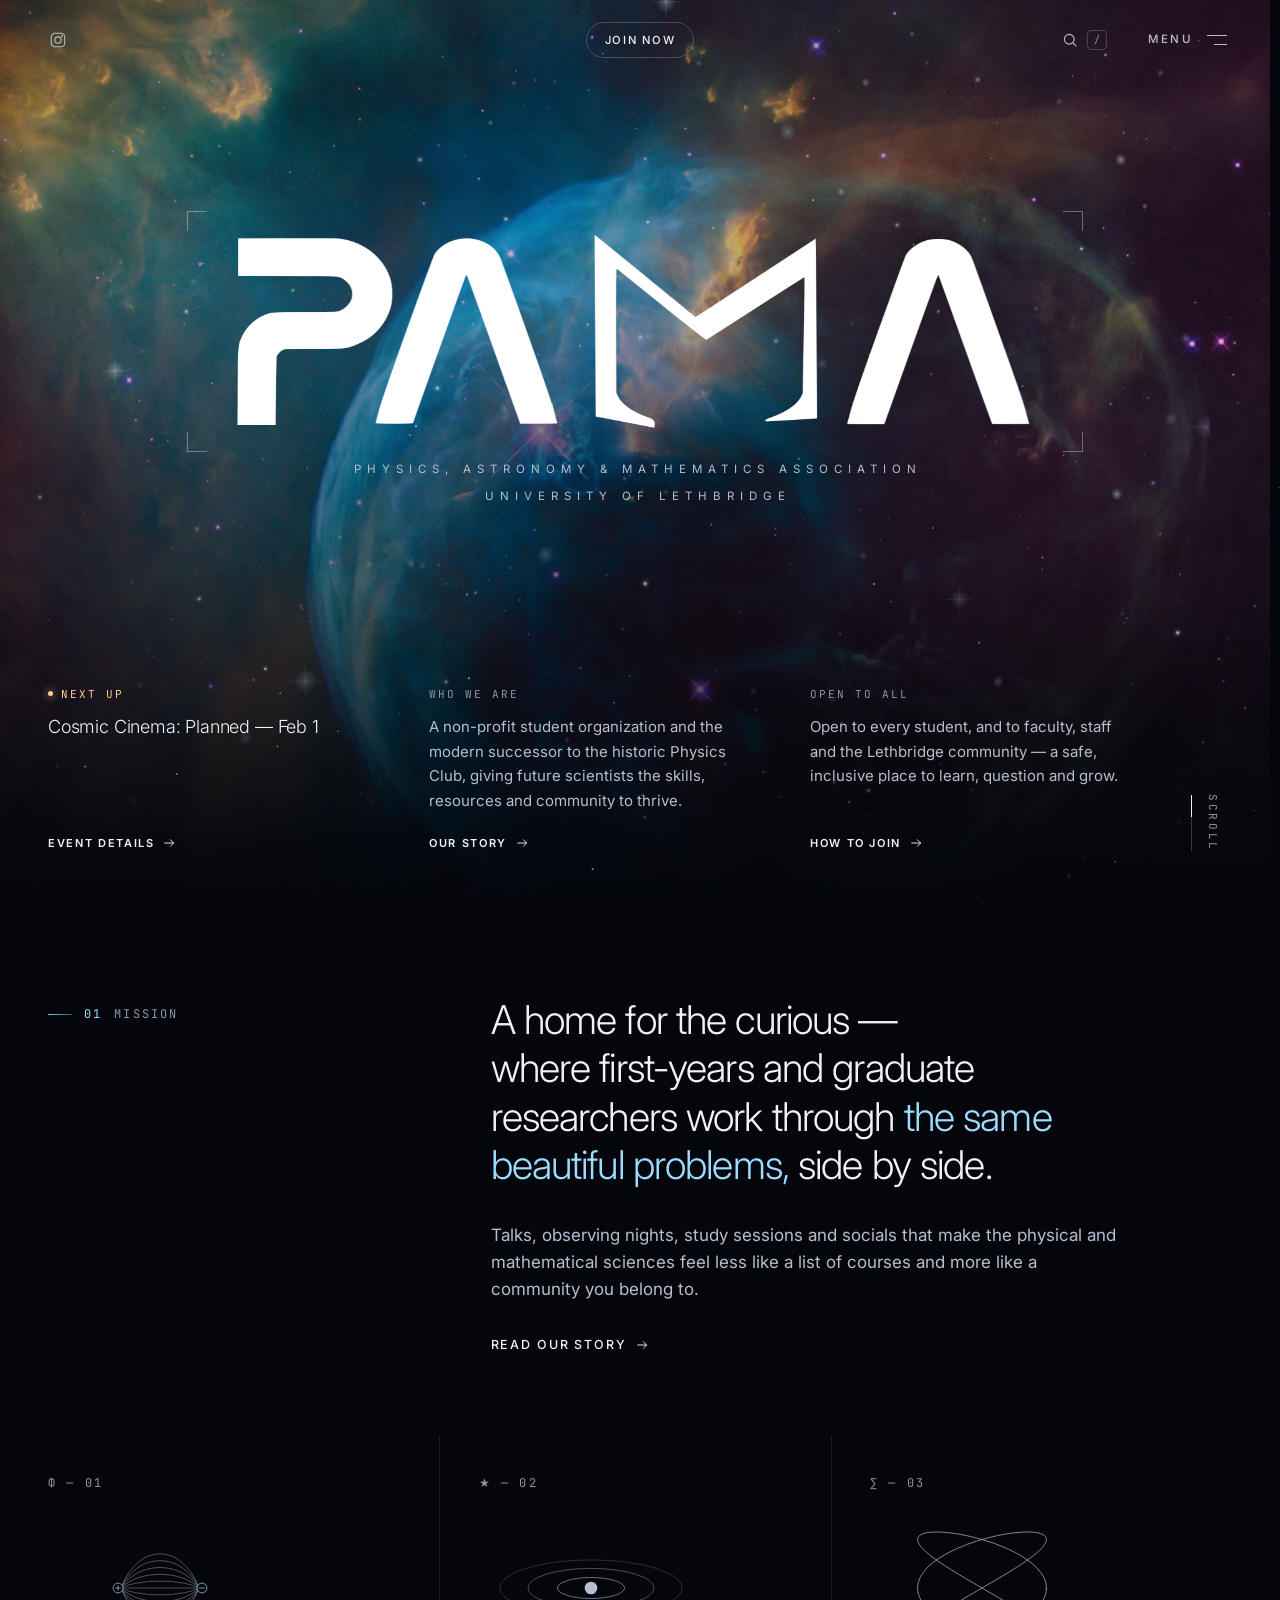
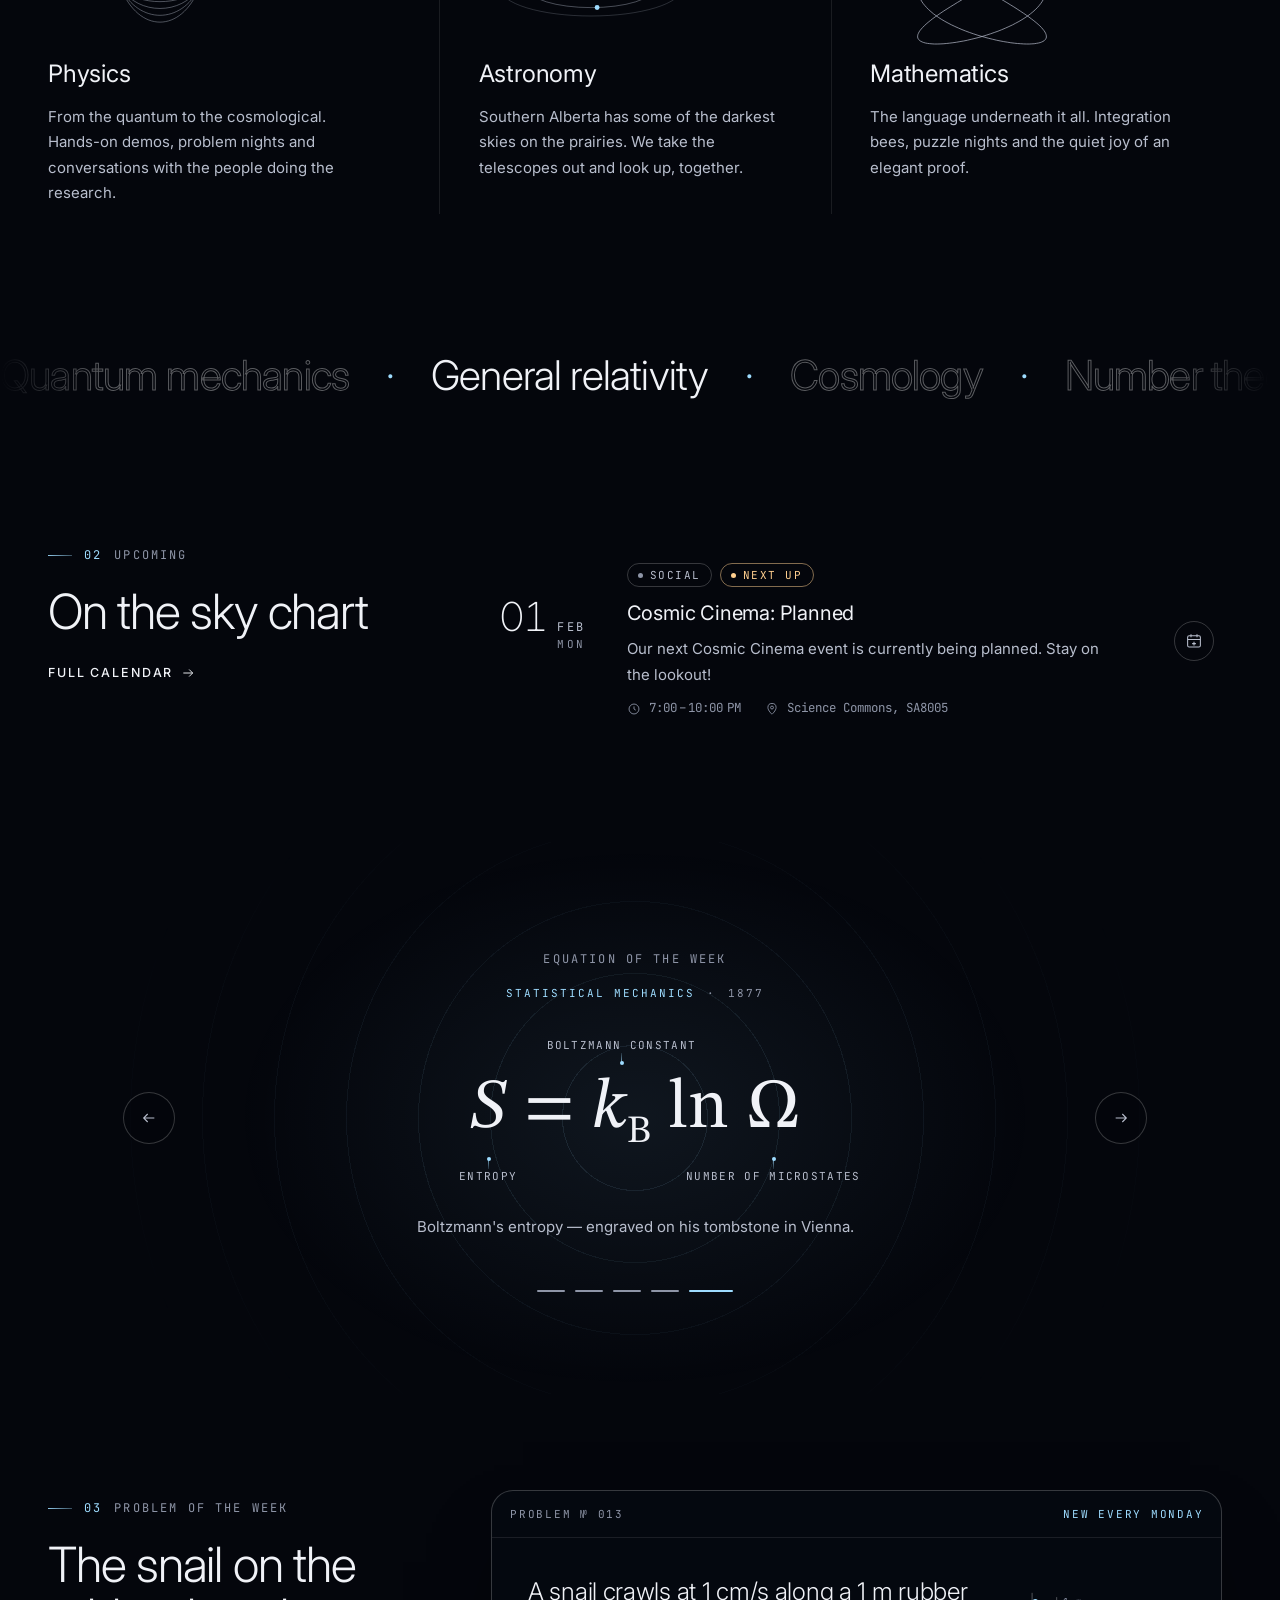
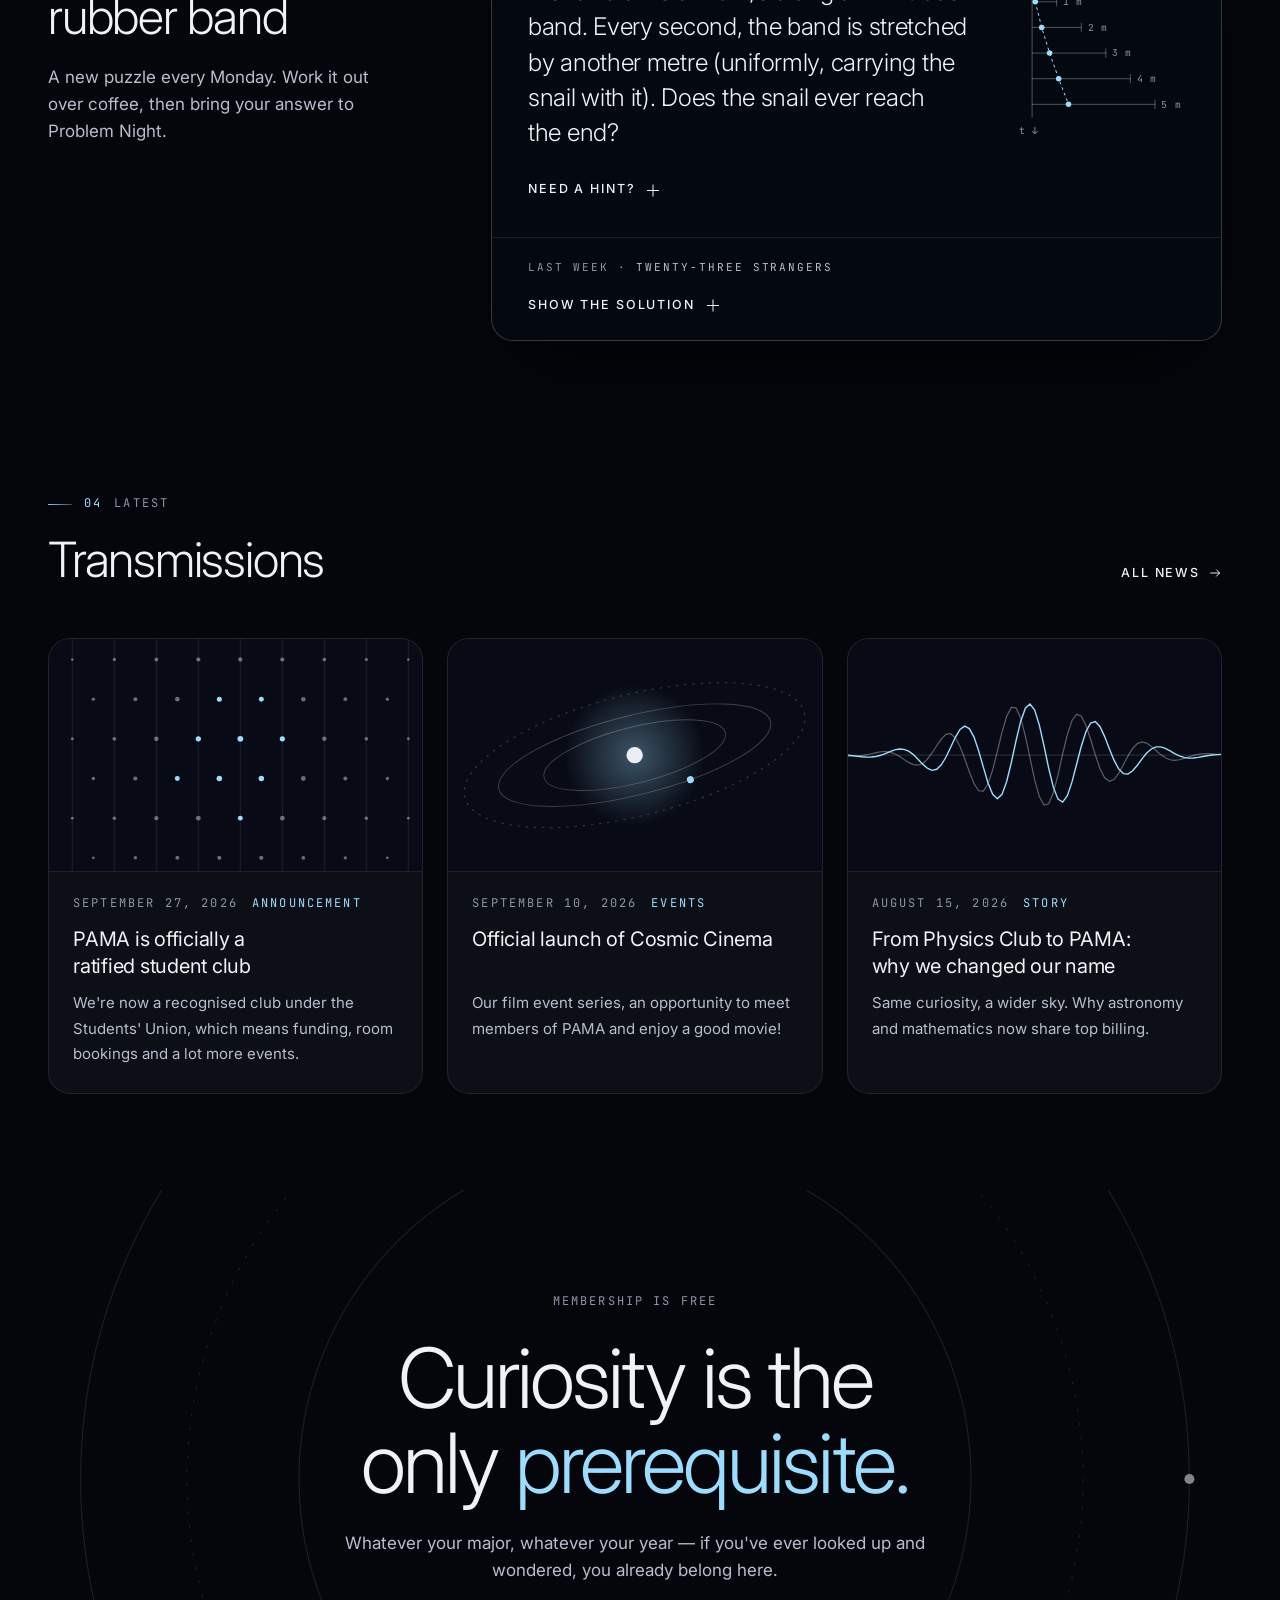
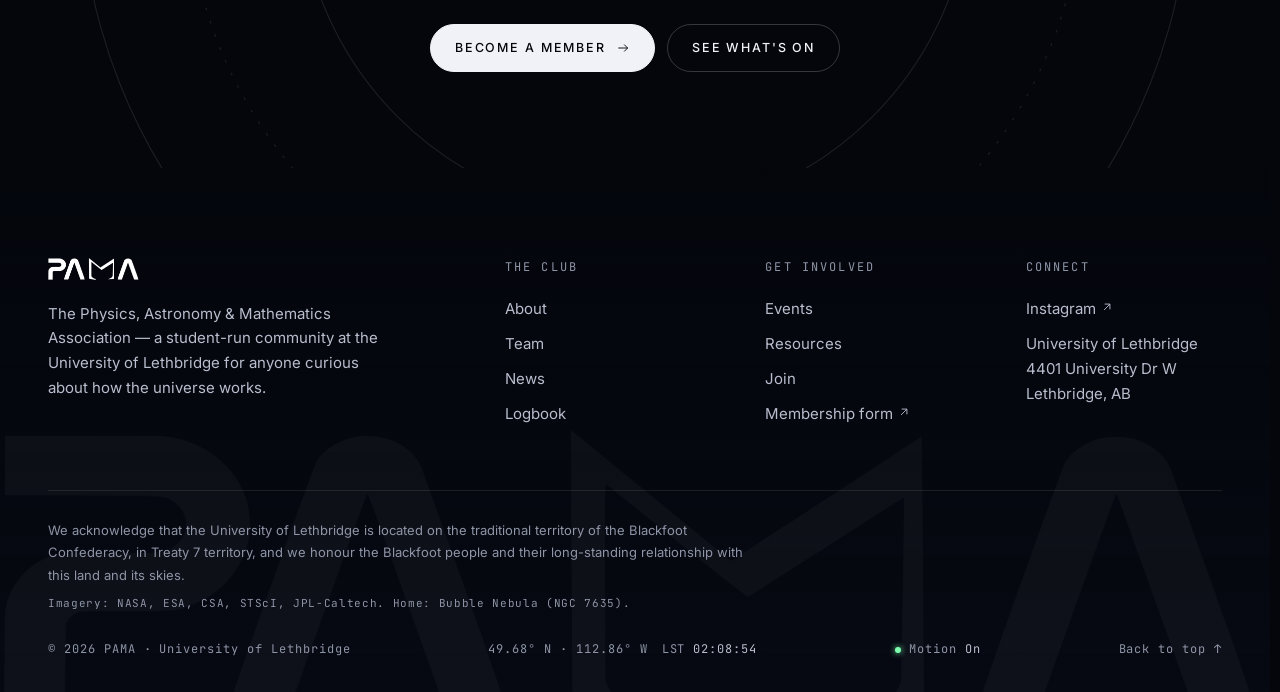
<file: index.html>
<!doctype html>
<html lang="en">
<head>
  <meta charset="utf-8">
  <meta name="viewport" content="width=device-width, initial-scale=1">
  <title>PAMA — Physics, Astronomy &amp; Mathematics Association · University of Lethbridge</title>
  <meta name="description" content="PAMA is the student-run Physics, Astronomy &amp; Mathematics Association at the University of Lethbridge — talks, stargazing, study sessions and a community for the curious.">
  <meta name="theme-color" content="#04060c">
  <meta property="og:type" content="website">
  <meta property="og:site_name" content="PAMA">
  <meta property="og:title" content="PAMA — Physics, Astronomy &amp; Mathematics Association">
  <meta property="og:description" content="A student community for the curious at the University of Lethbridge.">
  <meta property="og:url" content="https://ulethpama.space/">
  <meta property="og:image" content="https://ulethpama.space/assets/img/og.jpg">
  <meta property="og:image:width" content="1200">
  <meta property="og:image:height" content="630">
  <meta name="twitter:card" content="summary_large_image">
  <link rel="canonical" href="https://ulethpama.space/">
  <link rel="icon" href="assets/img/favicon.svg" type="image/svg+xml">
  <link rel="apple-touch-icon" href="assets/img/apple-touch-icon.png">
  <link rel="preconnect" href="https://fonts.googleapis.com">
  <link rel="preconnect" href="https://fonts.gstatic.com" crossorigin>
  <link rel="stylesheet" href="https://fonts.googleapis.com/css2?family=Inter:ital,wght@0,200;0,300;0,400;0,500;0,600;1,300;1,400&amp;family=JetBrains+Mono:wght@400&amp;family=STIX+Two+Text:ital@0;1&amp;display=swap">
  <link rel="stylesheet" href="assets/css/style.css">
  <link rel="preload" as="image" href="assets/img/space.avif" type="image/avif" fetchpriority="high">
  <script>
    // First visit this session: show only the logo until the visitor scrolls, taps or presses a key.
    try {
      if (!sessionStorage.getItem("pama-intro") && !location.hash && !matchMedia("(prefers-reduced-motion: reduce)").matches)
        document.documentElement.classList.add("is-intro");
    } catch (e) { /* storage blocked: skip the intro */ }
  </script>
  <script src="assets/js/chrome.js"></script>
  <script src="assets/js/data.js" defer></script>
  <script src="assets/js/main.js" defer></script>
</head>
<body class="is-home" id="top">
  <site-header active="home"></site-header>
  <div class="hero-backdrop" aria-hidden="true"><div class="hero__bg"></div></div>

  <div class="page">
    <main id="main">

      <!-- ============ HERO ============ -->
      <section class="hero" aria-labelledby="hero-title">
        <div class="hero__main">
          <div class="hero__logo-wrap">
            <div class="hud" aria-hidden="true"><i></i><i></i><i></i><i></i></div>
            <img class="hero__logo intro" src="assets/img/pama-logo-white.png" alt="PAMA" width="1281" height="311" style="--d:120ms">
          </div>
          <h1 class="hero__title" id="hero-title" data-scramble>Physics, Astronomy &amp; Mathematics Association</h1>
          <p class="hero__subtitle">University of Lethbridge</p>
        </div>

        <div class="hero__foot">
          <a class="hero-col hero-col--next" href="events.html" data-teaser>
            <span class="hero-col__label" data-teaser-kicker>Next up</span>
            <span class="hero-col__text" data-teaser-text>Cosmic Cinema is back. Join us under the stars…</span>
            <span class="hero-col__cta"><span>Event details</span> <span class="i i-arrow" aria-hidden="true"></span></span>
          </a>
          <a class="hero-col hero__col-2" href="about.html">
            <span class="hero-col__label">Who we are</span>
            <span class="hero-col__text">A non-profit student organization and the modern successor to the historic Physics Club, giving future scientists the skills, resources and community to thrive.</span>
            <span class="hero-col__cta"><span>Our story</span> <span class="i i-arrow" aria-hidden="true"></span></span>
          </a>
          <a class="hero-col hero__col-3" href="join.html">
            <span class="hero-col__label">Open to all</span>
            <span class="hero-col__text">Open to every student, and to faculty, staff and the Lethbridge community — a safe, inclusive place to learn, question and grow.</span>
            <span class="hero-col__cta"><span>How to join</span> <span class="i i-arrow" aria-hidden="true"></span></span>
          </a>
          <a class="scroll-cue" href="#mission"><span>Scroll</span><span class="scroll-cue__line" aria-hidden="true"></span></a>
        </div>

        <p class="intro-cue" aria-hidden="true"><span>Scroll to begin</span><span class="intro-cue__line"></span></p>
      </section>

      <!-- ============ 01 · MISSION ============ -->
      <section class="section" id="mission" aria-labelledby="mission-title">
        <div class="container">
          <div class="split">
            <div class="split__aside"><p class="eyebrow reveal"><span class="idx">01</span><span>Mission</span></p></div>
            <div>
              <h2 class="statement reveal" id="mission-title">A home for the curious — where first-years and graduate researchers work through <em>the same beautiful problems,</em> side by side.</h2>
              <p class="lead reveal mt-m" style="--d:120ms">Talks, observing nights, study sessions and socials that make the physical and mathematical sciences feel less like a list of courses and more like a community you belong to.</p>
              <div class="btn-row mt-m reveal" style="--d:200ms"><a class="link" href="about.html"><span>Read our story</span> <span class="i i-arrow" aria-hidden="true"></span></a></div>
            </div>
          </div>

          <div class="pillars" data-stagger>
            <article class="pillar">
              <span class="pillar__num">Φ — 01</span>
              <div class="pillar__art" data-art="field"></div>
              <h3>Physics</h3>
              <p>From the quantum to the cosmological. Hands-on demos, problem nights and conversations with the people doing the research.</p>
            </article>
            <article class="pillar">
              <span class="pillar__num">★ — 02</span>
              <div class="pillar__art" data-art="ellipses"></div>
              <h3>Astronomy</h3>
              <p>Southern Alberta has some of the darkest skies on the prairies. We take the telescopes out and look up, together.</p>
            </article>
            <article class="pillar">
              <span class="pillar__num">∑ — 03</span>
              <div class="pillar__art" data-art="lissajous"></div>
              <h3>Mathematics</h3>
              <p>The language underneath it all. Integration bees, puzzle nights and the quiet joy of an elegant proof.</p>
            </article>
          </div>
        </div>
      </section>

      <!-- ============ TICKER ============ -->
      <div class="ticker" aria-hidden="true">
        <div class="ticker__track">
          <div class="ticker__list" data-ticker><span>Quantum mechanics</span><span>General relativity</span><span>Cosmology</span><span>Number theory</span><span>Exoplanets</span><span>Topology</span><span>Astrophotography</span><span>Chaos theory</span><span>Particle physics</span><span>Complex analysis</span><span>Black holes</span><span>Statistical mechanics</span></div>
        </div>
      </div>

      <!-- ============ 02 · EVENTS ============ -->
      <section class="section section--flush" aria-labelledby="events-title">
        <div class="container">
          <div class="split">
            <div class="split__aside stack" style="--stack:1.25rem">
              <p class="eyebrow reveal"><span class="idx">02</span><span>Upcoming</span></p>
              <h2 class="h2 reveal" id="events-title">On the sky chart</h2>
              <div class="reveal"><a class="link" href="events.html"><span>Full calendar</span> <span class="i i-arrow" aria-hidden="true"></span></a></div>
            </div>
            <div class="event-list reveal" data-events-upcoming="3"></div>
          </div>
        </div>
      </section>

      <!-- ============ EQUATION OF THE WEEK ============ -->
      <section class="equation" data-equation aria-labelledby="eq-title">
        <h2 class="eyebrow eyebrow--plain reveal" id="eq-title">Equation of the week</h2>
        <p class="equation__meta reveal" data-eq-meta></p>
        <p class="equation__formula"><span class="equation__math"><i>e</i><sup><i>iπ</i></sup> + 1 = 0</span></p>
        <ul class="eq-legend" data-eq-legend aria-hidden="true"></ul>
        <p class="equation__caption">Euler's identity — five fundamental constants, three basic operations, one line.</p>
        <div class="equation__nav"></div>
        <button class="equation__arrow equation__arrow--prev" type="button" data-eq-step="-1" aria-label="Previous equation"><span class="i i-arrow" aria-hidden="true"></span></button>
        <button class="equation__arrow equation__arrow--next" type="button" data-eq-step="1" aria-label="Next equation"><span class="i i-arrow" aria-hidden="true"></span></button>
        <p class="sr-only" aria-live="polite" data-eq-status></p>
      </section>

      <!-- ============ 03 · PROBLEM OF THE WEEK ============ -->
      <section class="section" aria-labelledby="pow-title" data-problem>
        <div class="container">
          <div class="split">
            <div class="split__aside stack" style="--stack:1.25rem">
              <p class="eyebrow reveal"><span class="idx">03</span><span>Problem of the week</span></p>
              <h2 class="h2 reveal" id="pow-title" data-pow-title>Falling through the Earth</h2>
              <p class="lead reveal">A new puzzle every Monday. Work it out over coffee, then bring your answer to Problem Night.</p>
            </div>
            <div class="instrument pow reveal">
              <div class="instrument__bar"><span data-pow-no>Problem</span><span>New every Monday</span></div>
              <div class="pow__body">
                <div class="pow__fig" data-pow-fig aria-hidden="true"></div>
                <p class="pow__q" data-pow-q></p>
                <details class="pow__fold">
                  <summary><span>Need a hint?</span><span class="plus" aria-hidden="true"></span></summary>
                  <div class="pow__text" data-pow-hint></div>
                </details>
              </div>
              <div class="pow__last">
                <p class="pow__label"><span>Last week</span> · <b data-pow-last-title></b></p>
                <details class="pow__fold">
                  <summary><span>Show the solution</span><span class="plus" aria-hidden="true"></span></summary>
                  <div class="pow__text" data-pow-last></div>
                </details>
              </div>
            </div>
          </div>
        </div>
      </section>

      <!-- ============ 04 · NEWS ============ -->
      <section class="section" aria-labelledby="news-title">
        <div class="container">
          <div class="section-head section-head--row">
            <div class="stack" style="--stack:1.25rem">
              <p class="eyebrow reveal"><span class="idx">04</span><span>Latest</span></p>
              <h2 class="h2 reveal" id="news-title">Transmissions</h2>
            </div>
            <a class="link reveal" href="news.html"><span>All news</span> <span class="i i-arrow" aria-hidden="true"></span></a>
          </div>
          <div class="grid grid--3" data-news-latest="3" data-stagger></div>
        </div>
      </section>

      <!-- ============ CTA ============ -->
      <section class="section cta" aria-labelledby="cta-title">
        <svg class="cta__orbit" viewBox="0 0 400 400" aria-hidden="true" fill="none" stroke="currentColor" stroke-width=".4">
          <circle cx="200" cy="200" r="120"/><circle cx="200" cy="200" r="160" stroke-dasharray="1 4"/><circle cx="200" cy="200" r="198"/>
          <g class="spin"><circle cx="200" cy="40" r="2.5" style="fill:var(--accent)" stroke="none"/><circle cx="398" cy="200" r="1.8" fill="#fff" stroke="none"/></g>
        </svg>
        <div class="container">
          <p class="eyebrow eyebrow--plain reveal">Membership is free</p>
          <h2 class="display cta__title reveal" id="cta-title">Curiosity is the only <span class="accent">prerequisite.</span></h2>
          <p class="lead reveal">Whatever your major, whatever your year — if you've ever looked up and wondered, you already belong here.</p>
          <div class="btn-row reveal">
            <a class="btn btn--solid" href="join.html"><span>Become a member</span> <span class="i i-arrow" aria-hidden="true"></span></a>
            <a class="btn" href="events.html">See what's on</a>
          </div>
        </div>
      </section>

    </main>
    <site-footer></site-footer>
  </div>
</body>
</html>
</file>
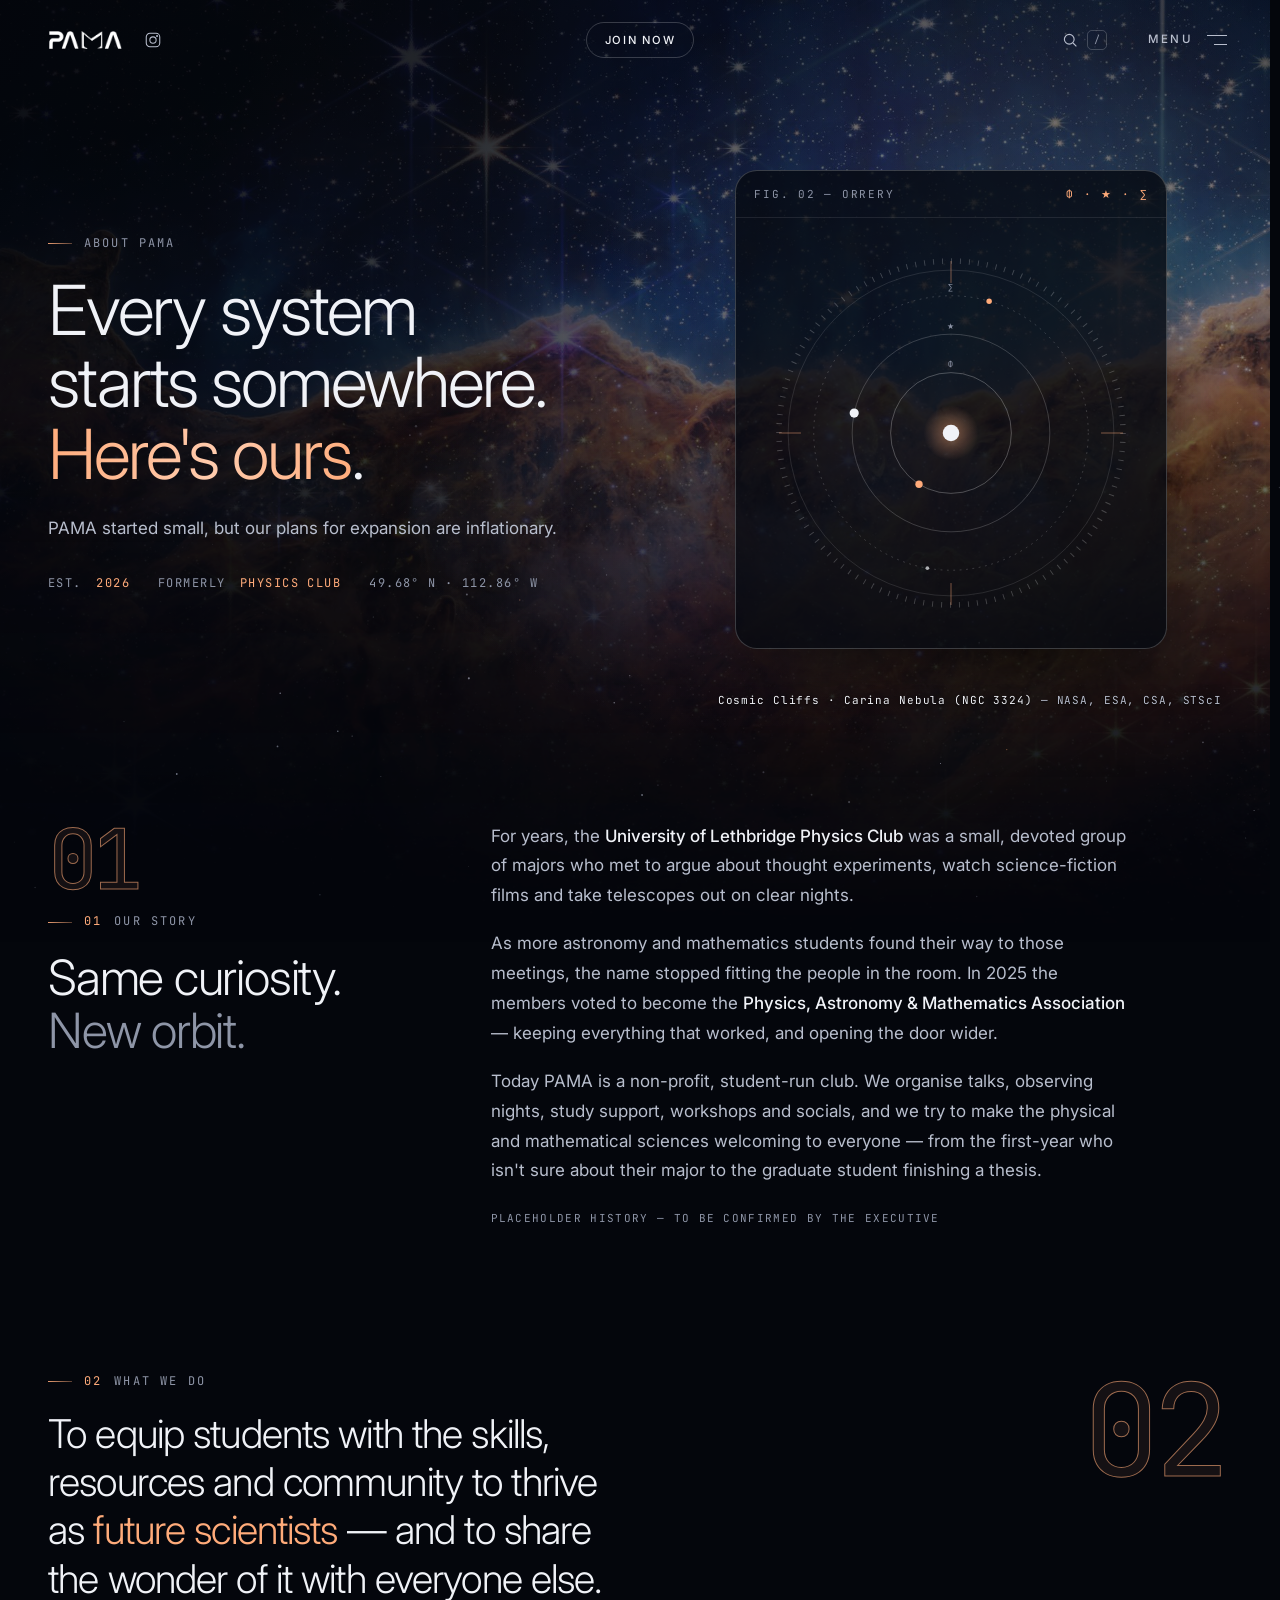
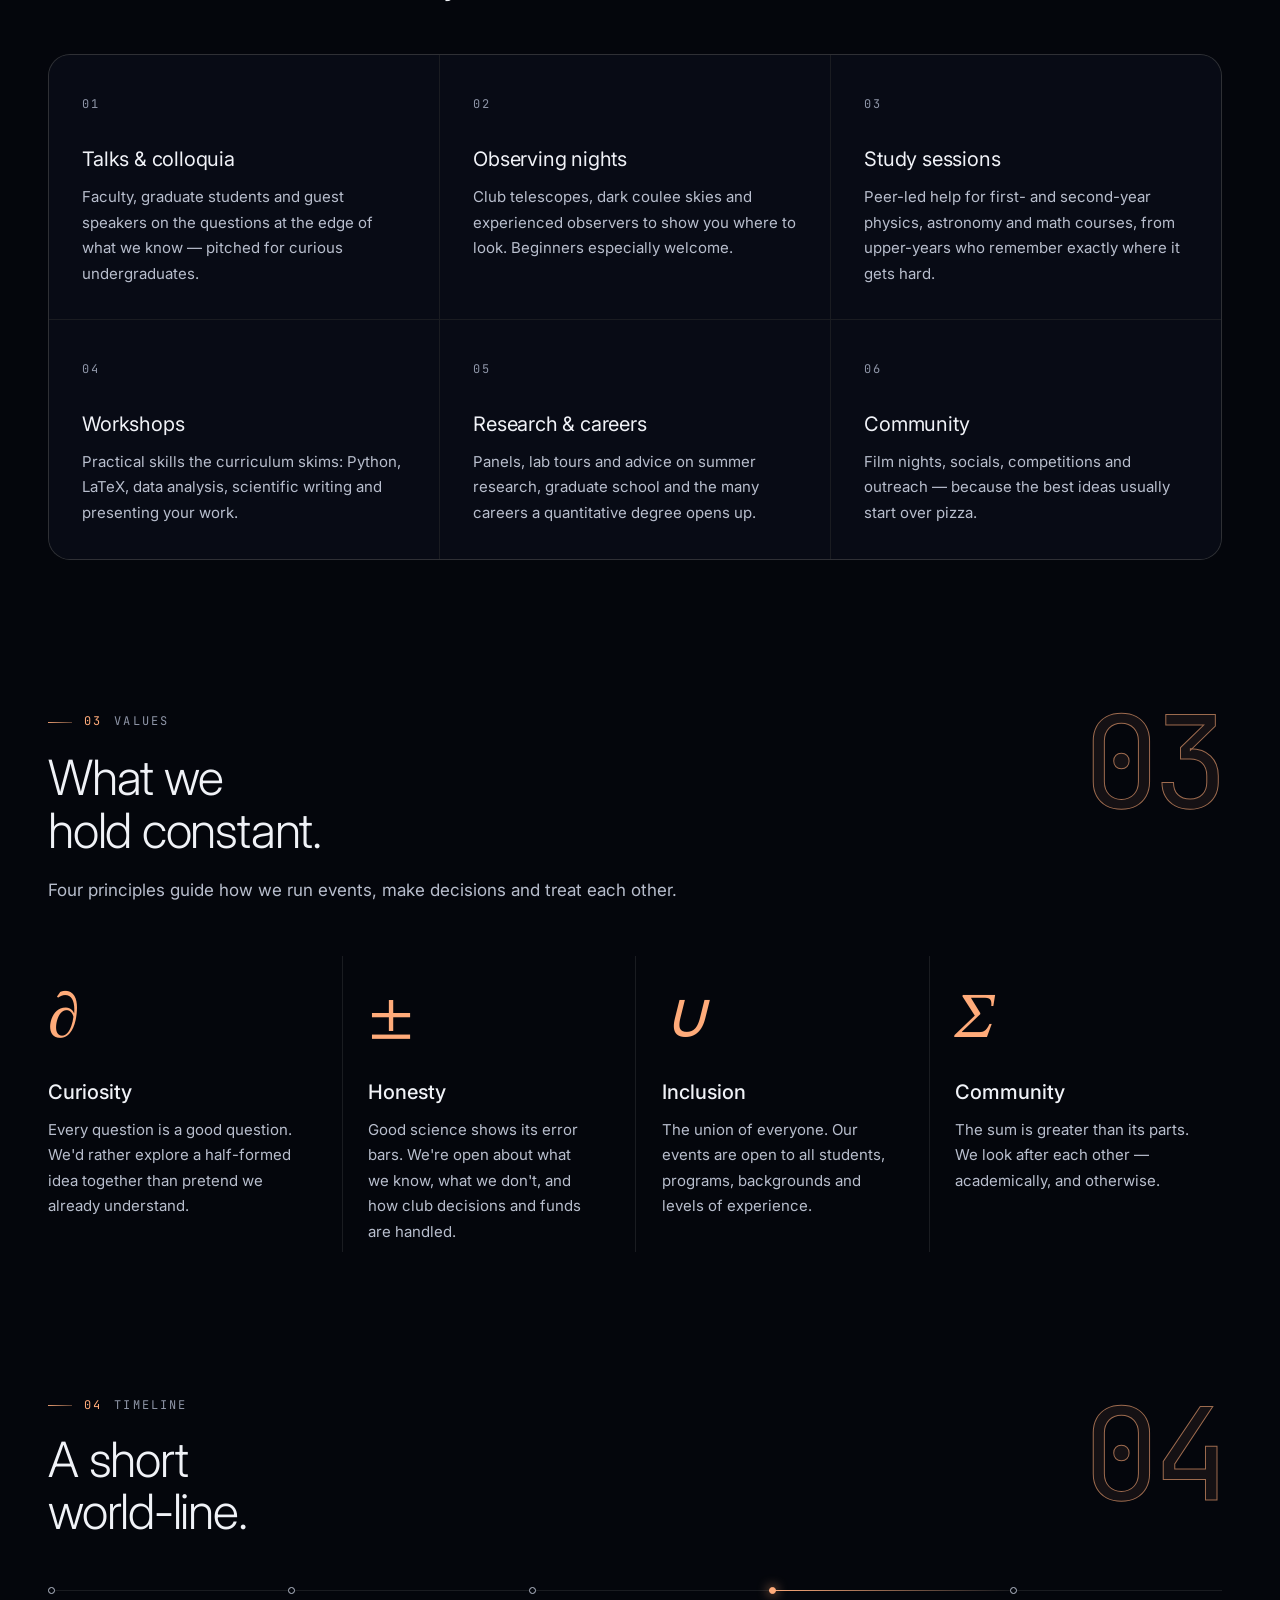
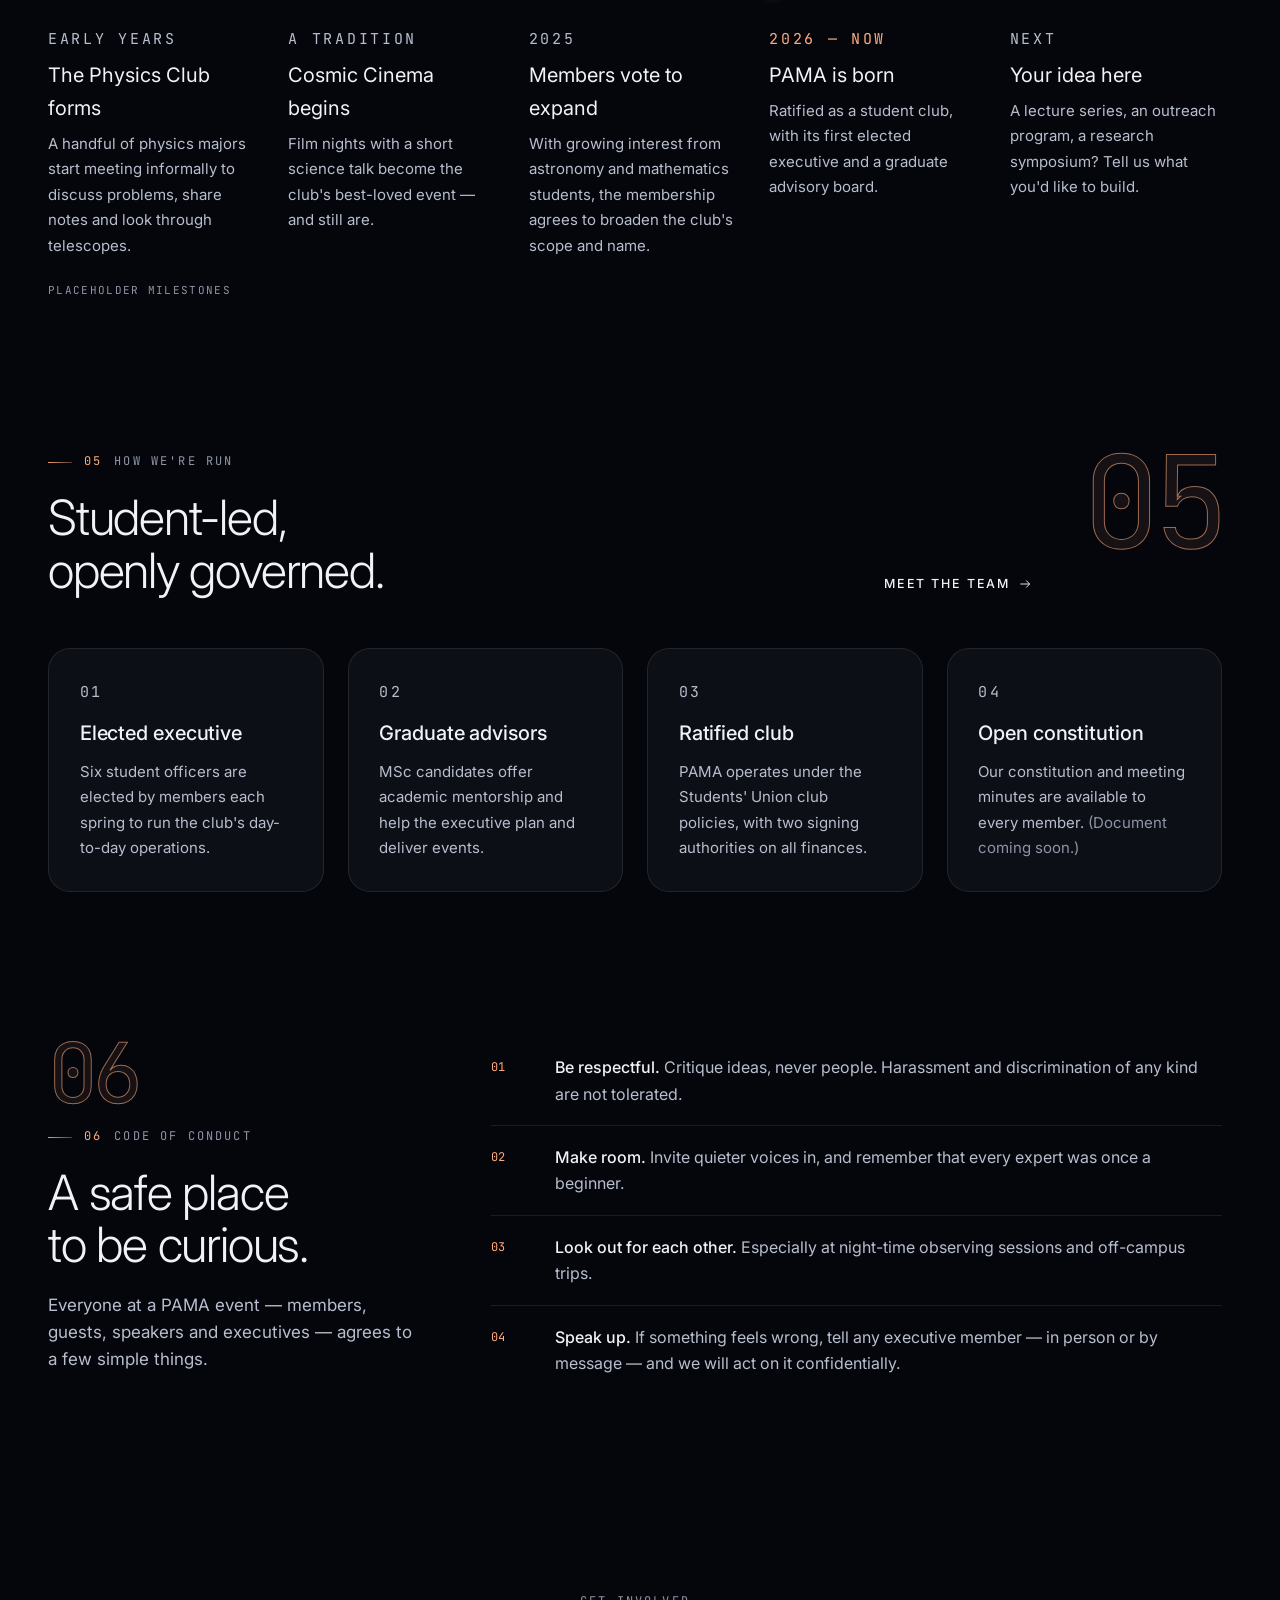
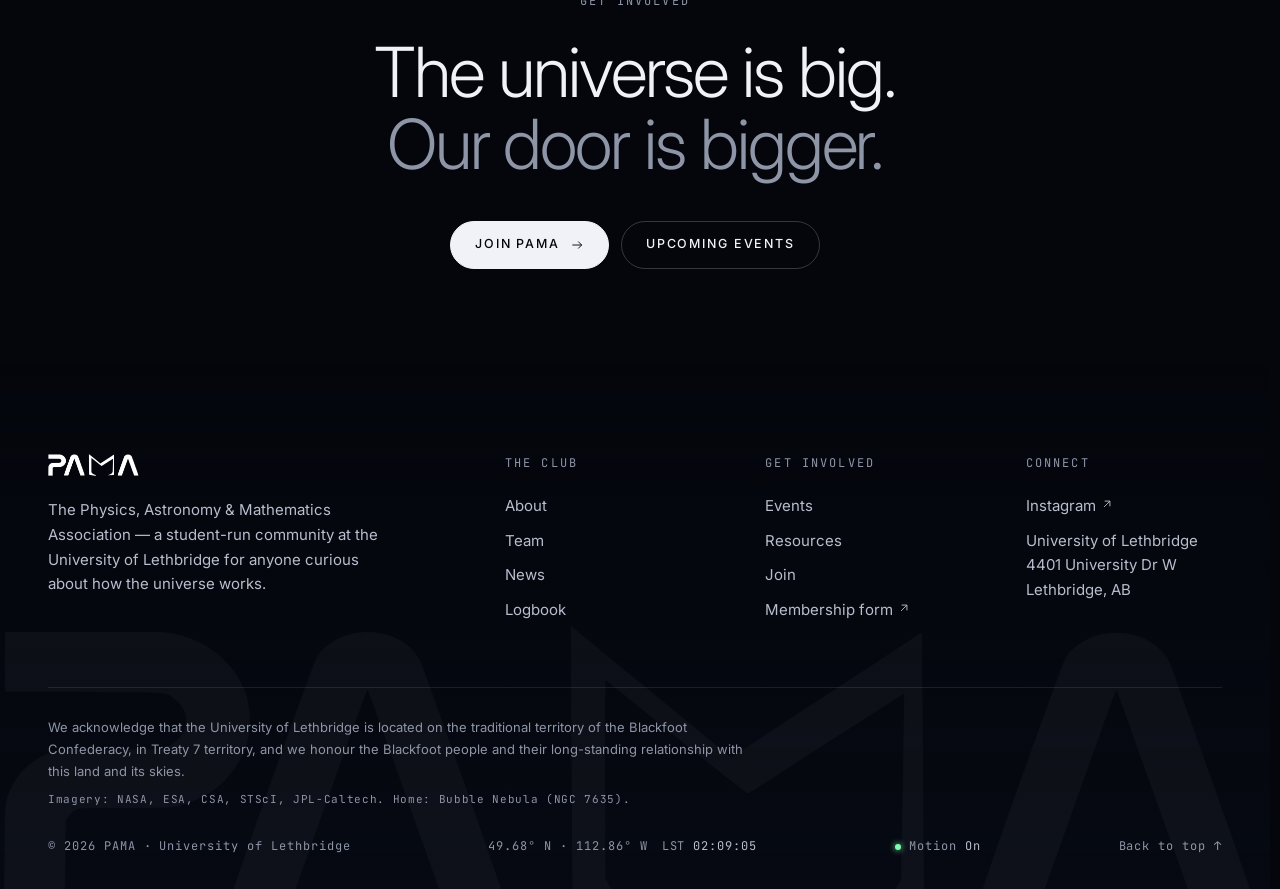
<file: about.html>
<!doctype html>
<html lang="en">
<head>
  <meta charset="utf-8">
  <meta name="viewport" content="width=device-width, initial-scale=1">
  <title>About — PAMA · University of Lethbridge</title>
  <meta name="description" content="The story, mission and values of PAMA, the Physics, Astronomy &amp; Mathematics Association at the University of Lethbridge.">
  <meta name="theme-color" content="#04060c">
  <meta property="og:type" content="website">
  <meta property="og:site_name" content="PAMA">
  <meta property="og:title" content="About PAMA">
  <meta property="og:description" content="The story, mission and values of the Physics, Astronomy &amp; Mathematics Association.">
  <meta property="og:url" content="https://ulethpama.space/about.html">
  <meta property="og:image" content="https://ulethpama.space/assets/img/og.jpg">
  <meta property="og:image:width" content="1200">
  <meta property="og:image:height" content="630">
  <meta name="twitter:card" content="summary_large_image">
  <link rel="canonical" href="https://ulethpama.space/about.html">
  <link rel="preload" as="image" href="assets/img/bg/carina.jpg" fetchpriority="high">
  <link rel="icon" href="assets/img/favicon.svg" type="image/svg+xml">
  <link rel="apple-touch-icon" href="assets/img/apple-touch-icon.png">
  <link rel="preconnect" href="https://fonts.googleapis.com">
  <link rel="preconnect" href="https://fonts.gstatic.com" crossorigin>
  <link rel="stylesheet" href="https://fonts.googleapis.com/css2?family=Inter:wght@200;300;400;500;600&amp;family=JetBrains+Mono:wght@400&amp;family=STIX+Two+Text:ital@0;1&amp;display=swap">
  <link rel="stylesheet" href="assets/css/style.css">
  <script src="assets/js/chrome.js"></script>
  <script src="assets/js/data.js" defer></script>
  <script src="assets/js/main.js" defer></script>
</head>
<body id="top" data-theme="about">
  <site-header active="about"></site-header>

  <div class="page">
    <main id="main">

      <section class="page-hero" style="--gx: 76%; --gy: 45%">
        <div class="page-hero__bg" style="background-image:url('assets/img/bg/carina.jpg')" aria-hidden="true"></div>
        <div class="container page-hero__grid">
          <div>
            <p class="eyebrow intro">About PAMA</p>
            <h1 class="h1 intro" style="--d:80ms">Every system starts somewhere.<em> Here's ours</em>.</h1>
            <p class="lead intro" style="--d:160ms">PAMA started small, but our plans for expansion are inflationary.</p>
            <p class="page-hero__meta intro" style="--d:240ms"><span>Est. <b>2026</b></span><span>Formerly <b>Physics Club</b></span><span>49.68° N · 112.86° W</span></p>
          </div>
          <div class="page-hero__visual intro" style="--d:200ms" aria-hidden="true">
            <div class="instrument corner-ticks">
              <div class="instrument__bar"><span>Fig. 02 — Orrery</span><span>Φ · ★ · ∑</span></div>
              <div class="instrument__body">
              <svg class="orrery" viewBox="0 0 400 400" fill="none">
              <circle cx="200" cy="200" r="188" stroke="rgba(255,255,255,.22)" stroke-width="6" stroke-dasharray="1 8.84"/>
              <circle cx="200" cy="200" r="178" stroke="rgba(255,255,255,.12)"/>
              <circle cx="200" cy="200" r="150" stroke="rgba(255,255,255,.2)" stroke-dasharray="2 5"/>
              <circle cx="200" cy="200" r="108" stroke="rgba(255,255,255,.2)"/>
              <circle cx="200" cy="200" r="66" stroke="rgba(255,255,255,.28)"/>
              <path d="M200 12V36M200 364V388M12 200H36M364 200H388" style="stroke:rgba(var(--accent-rgb),.5)"/>
              <circle cx="200" cy="200" r="30" fill="url(#sun)"/>
              <circle cx="200" cy="200" r="9" fill="#f0f2f7"/>
              <defs><radialGradient id="sun"><stop offset="0" style="stop-color:var(--accent)" stop-opacity=".45"/><stop offset="1" style="stop-color:var(--accent)" stop-opacity="0"/></radialGradient></defs>
              <text x="200" y="128" text-anchor="middle">Φ</text>
              <text x="200" y="86" text-anchor="middle">★</text>
              <text x="200" y="44" text-anchor="middle">∑</text>
              <circle r="4" style="fill:var(--accent)"><animateMotion dur="9s" repeatCount="indefinite" path="M266 200A66 66 0 1 1 134 200A66 66 0 1 1 266 200"/></circle>
              <circle r="5" fill="#f0f2f7"><animateMotion dur="17s" repeatCount="indefinite" begin="-6s" path="M308 200A108 108 0 1 1 92 200A108 108 0 1 1 308 200"/></circle>
              <circle r="3" style="fill:var(--accent)"><animateMotion dur="29s" repeatCount="indefinite" begin="-20s" path="M350 200A150 150 0 1 1 50 200A150 150 0 1 1 350 200"/></circle>
              <circle r="2" fill="#f0f2f7" opacity=".7"><animateMotion dur="29s" repeatCount="indefinite" begin="-5s" path="M350 200A150 150 0 1 1 50 200A150 150 0 1 1 350 200"/></circle>
            </svg>
              </div>
            </div>
          </div>
        </div>
        <p class="page-hero__credit"><b>Cosmic Cliffs · Carina Nebula (NGC 3324)</b> — NASA, ESA, CSA, STScI</p>
      </section>

      <!-- 01 Story -->
      <section class="section" aria-labelledby="story-title">
        <div class="container">
          <div class="split">
            <div class="split__aside stack" style="--stack:1.25rem">
              <span class="ghost-num reveal" aria-hidden="true">01</span>
              <p class="eyebrow reveal"><span class="idx">01</span><span>Our story</span></p>
              <h2 class="h2 reveal" id="story-title">Same curiosity.<br><span class="faint">New orbit.</span></h2>
            </div>
            <div class="prose reveal" style="--d:120ms">
              <p>For years, the <strong>University of Lethbridge Physics Club</strong> was a small, devoted group of majors who met to argue about thought experiments, watch science-fiction films and take telescopes out on clear nights.</p>
              <p>As more astronomy and mathematics students found their way to those meetings, the name stopped fitting the people in the room. In 2025 the members voted to become the <strong>Physics, Astronomy &amp; Mathematics Association</strong> — keeping everything that worked, and opening the door wider.</p>
              <p>Today PAMA is a non-profit, student-run club. We organise talks, observing nights, study support, workshops and socials, and we try to make the physical and mathematical sciences welcoming to everyone — from the first-year who isn't sure about their major to the graduate student finishing a thesis.</p>
              <p class="placeholder-note">Placeholder history — to be confirmed by the executive</p>
            </div>
          </div>
        </div>
      </section>

      <!-- 02 What we do -->
      <section class="section" aria-labelledby="do-title">
        <div class="container">
          <div class="numbered">
          <div class="section-head">
            <p class="eyebrow reveal"><span class="idx">02</span><span>What we do</span></p>
            <h2 class="statement reveal" id="do-title">To equip students with the skills, resources and community to thrive as <em>future scientists</em> — and to share the wonder of it with everyone else.</h2>
          </div>
          <span class="ghost-num reveal" aria-hidden="true">02</span>
          <div class="offer-list numbered__wide" data-stagger>
            <div class="offer"><span class="offer__n">01</span><h3>Talks &amp; colloquia</h3><p>Faculty, graduate students and guest speakers on the questions at the edge of what we know — pitched for curious undergraduates.</p></div>
            <div class="offer"><span class="offer__n">02</span><h3>Observing nights</h3><p>Club telescopes, dark coulee skies and experienced observers to show you where to look. Beginners especially welcome.</p></div>
            <div class="offer"><span class="offer__n">03</span><h3>Study sessions</h3><p>Peer-led help for first- and second-year physics, astronomy and math courses, from upper-years who remember exactly where it gets hard.</p></div>
            <div class="offer"><span class="offer__n">04</span><h3>Workshops</h3><p>Practical skills the curriculum skims: Python, LaTeX, data analysis, scientific writing and presenting your work.</p></div>
            <div class="offer"><span class="offer__n">05</span><h3>Research &amp; careers</h3><p>Panels, lab tours and advice on summer research, graduate school and the many careers a quantitative degree opens up.</p></div>
            <div class="offer"><span class="offer__n">06</span><h3>Community</h3><p>Film nights, socials, competitions and outreach — because the best ideas usually start over pizza.</p></div>
          </div>
          </div>
        </div>
      </section>

      <!-- 03 Values -->
      <section class="section" aria-labelledby="values-title">
        <div class="container">
          <div class="numbered">
          <div class="section-head">
            <div class="stack" style="--stack:1.25rem">
              <p class="eyebrow reveal"><span class="idx">03</span><span>Values</span></p>
              <h2 class="h2 reveal" id="values-title">What we<br>hold constant.</h2>
              <p class="lead reveal" style="--d:120ms">Four principles guide how we run events, make decisions and treat each other.</p>
            </div>
          </div>
          <span class="ghost-num reveal" aria-hidden="true">03</span>
          <div class="values numbered__wide" data-stagger>
            <div class="value"><span class="value__sym" aria-hidden="true">∂</span><div><h3>Curiosity</h3><p>Every question is a good question. We'd rather explore a half-formed idea together than pretend we already understand.</p></div></div>
            <div class="value"><span class="value__sym" aria-hidden="true">±</span><div><h3>Honesty</h3><p>Good science shows its error bars. We're open about what we know, what we don't, and how club decisions and funds are handled.</p></div></div>
            <div class="value"><span class="value__sym" aria-hidden="true">∪</span><div><h3>Inclusion</h3><p>The union of everyone. Our events are open to all students, programs, backgrounds and levels of experience.</p></div></div>
            <div class="value"><span class="value__sym" aria-hidden="true">Σ</span><div><h3>Community</h3><p>The sum is greater than its parts. We look after each other — academically, and otherwise.</p></div></div>
          </div>
          </div>
        </div>
      </section>

      <!-- 04 Timeline -->
      <section class="section" aria-labelledby="timeline-title">
        <div class="container">
          <div class="numbered numbered--timeline">
          <div class="section-head">
            <p class="eyebrow reveal"><span class="idx">04</span><span>Timeline</span></p>
            <h2 class="h2 reveal" id="timeline-title">A short<br>world-line.</h2>
          </div>
          <span class="ghost-num reveal" aria-hidden="true">04</span>
          <div class="timeline timeline--h" data-stagger>
            <div class="timeline__item"><p class="timeline__year">Early years</p><h3>The Physics Club forms</h3><p>A handful of physics majors start meeting informally to discuss problems, share notes and look through telescopes.</p></div>
            <div class="timeline__item"><p class="timeline__year">A tradition</p><h3>Cosmic Cinema begins</h3><p>Film nights with a short science talk become the club's best-loved event — and still are.</p></div>
            <div class="timeline__item"><p class="timeline__year">2025</p><h3>Members vote to expand</h3><p>With growing interest from astronomy and mathematics students, the membership agrees to broaden the club's scope and name.</p></div>
            <div class="timeline__item is-now"><p class="timeline__year">2026 — Now</p><h3>PAMA is born</h3><p>Ratified as a student club, with its first elected executive and a graduate advisory board.</p></div>
            <div class="timeline__item"><p class="timeline__year">Next</p><h3>Your idea here</h3><p>A lecture series, an outreach program, a research symposium? Tell us what you'd like to build.</p></div>
          </div>
          <p class="placeholder-note">Placeholder milestones</p>
          </div>
        </div>
      </section>

      <!-- 05 Governance -->
      <section class="section" aria-labelledby="gov-title">
        <div class="container">
          <div class="numbered">
          <div class="section-head section-head--row">
            <div class="stack" style="--stack:1.25rem">
              <p class="eyebrow reveal"><span class="idx">05</span><span>How we're run</span></p>
              <h2 class="h2 reveal" id="gov-title">Student-led,<br>openly governed.</h2>
            </div>
            <a class="link reveal" href="team.html"><span>Meet the team</span> <span class="i i-arrow" aria-hidden="true"></span></a>
          </div>
          <span class="ghost-num reveal" aria-hidden="true">05</span>
          <div class="grid grid--4 numbered__wide" data-stagger>
            <article class="card"><p class="card__kicker">01</p><h3 class="h4">Elected executive</h3><p>Six student officers are elected by members each spring to run the club's day-to-day operations.</p></article>
            <article class="card"><p class="card__kicker">02</p><h3 class="h4">Graduate advisors</h3><p>MSc candidates offer academic mentorship and help the executive plan and deliver events.</p></article>
            <article class="card"><p class="card__kicker">03</p><h3 class="h4">Ratified club</h3><p>PAMA operates under the Students' Union club policies, with two signing authorities on all finances.</p></article>
            <article class="card"><p class="card__kicker">04</p><h3 class="h4">Open constitution</h3><p>Our constitution and meeting minutes are available to every member. <span class="faint">(Document coming soon.)</span></p></article>
          </div>
          </div>
        </div>
      </section>

      <!-- 06 Code of conduct -->
      <section class="section" id="conduct" aria-labelledby="conduct-title">
        <div class="container">
          <div class="split">
            <div class="split__aside stack" style="--stack:1.25rem">
              <span class="ghost-num reveal" aria-hidden="true">06</span>
              <p class="eyebrow reveal"><span class="idx">06</span><span>Code of conduct</span></p>
              <h2 class="h2 reveal" id="conduct-title">A safe place<br>to be curious.</h2>
              <p class="lead reveal">Everyone at a PAMA event — members, guests, speakers and executives — agrees to a few simple things.</p>
            </div>
            <ol class="conduct reveal">
              <li><span><strong>Be respectful.</strong> Critique ideas, never people. Harassment and discrimination of any kind are not tolerated.</span></li>
              <li><span><strong>Make room.</strong> Invite quieter voices in, and remember that every expert was once a beginner.</span></li>
              <li><span><strong>Look out for each other.</strong> Especially at night-time observing sessions and off-campus trips.</span></li>
              <li><span><strong>Speak up.</strong> If something feels wrong, tell any executive member — in person or by message — and we will act on it confidentially.</span></li>
            </ol>
          </div>
        </div>
      </section>

      <!-- CTA -->
      <section class="section cta" aria-labelledby="cta-title">
        <div class="container">
          <p class="eyebrow eyebrow--plain reveal">Get involved</p>
          <h2 class="h1 cta__title reveal" id="cta-title">The universe is big. <span class="faint">Our door is bigger.</span></h2>
          <div class="btn-row reveal">
            <a class="btn btn--solid" href="join.html"><span>Join PAMA</span> <span class="i i-arrow" aria-hidden="true"></span></a>
            <a class="btn" href="events.html">Upcoming events</a>
          </div>
        </div>
      </section>

    </main>
    <site-footer></site-footer>
  </div>
</body>
</html>
</file>
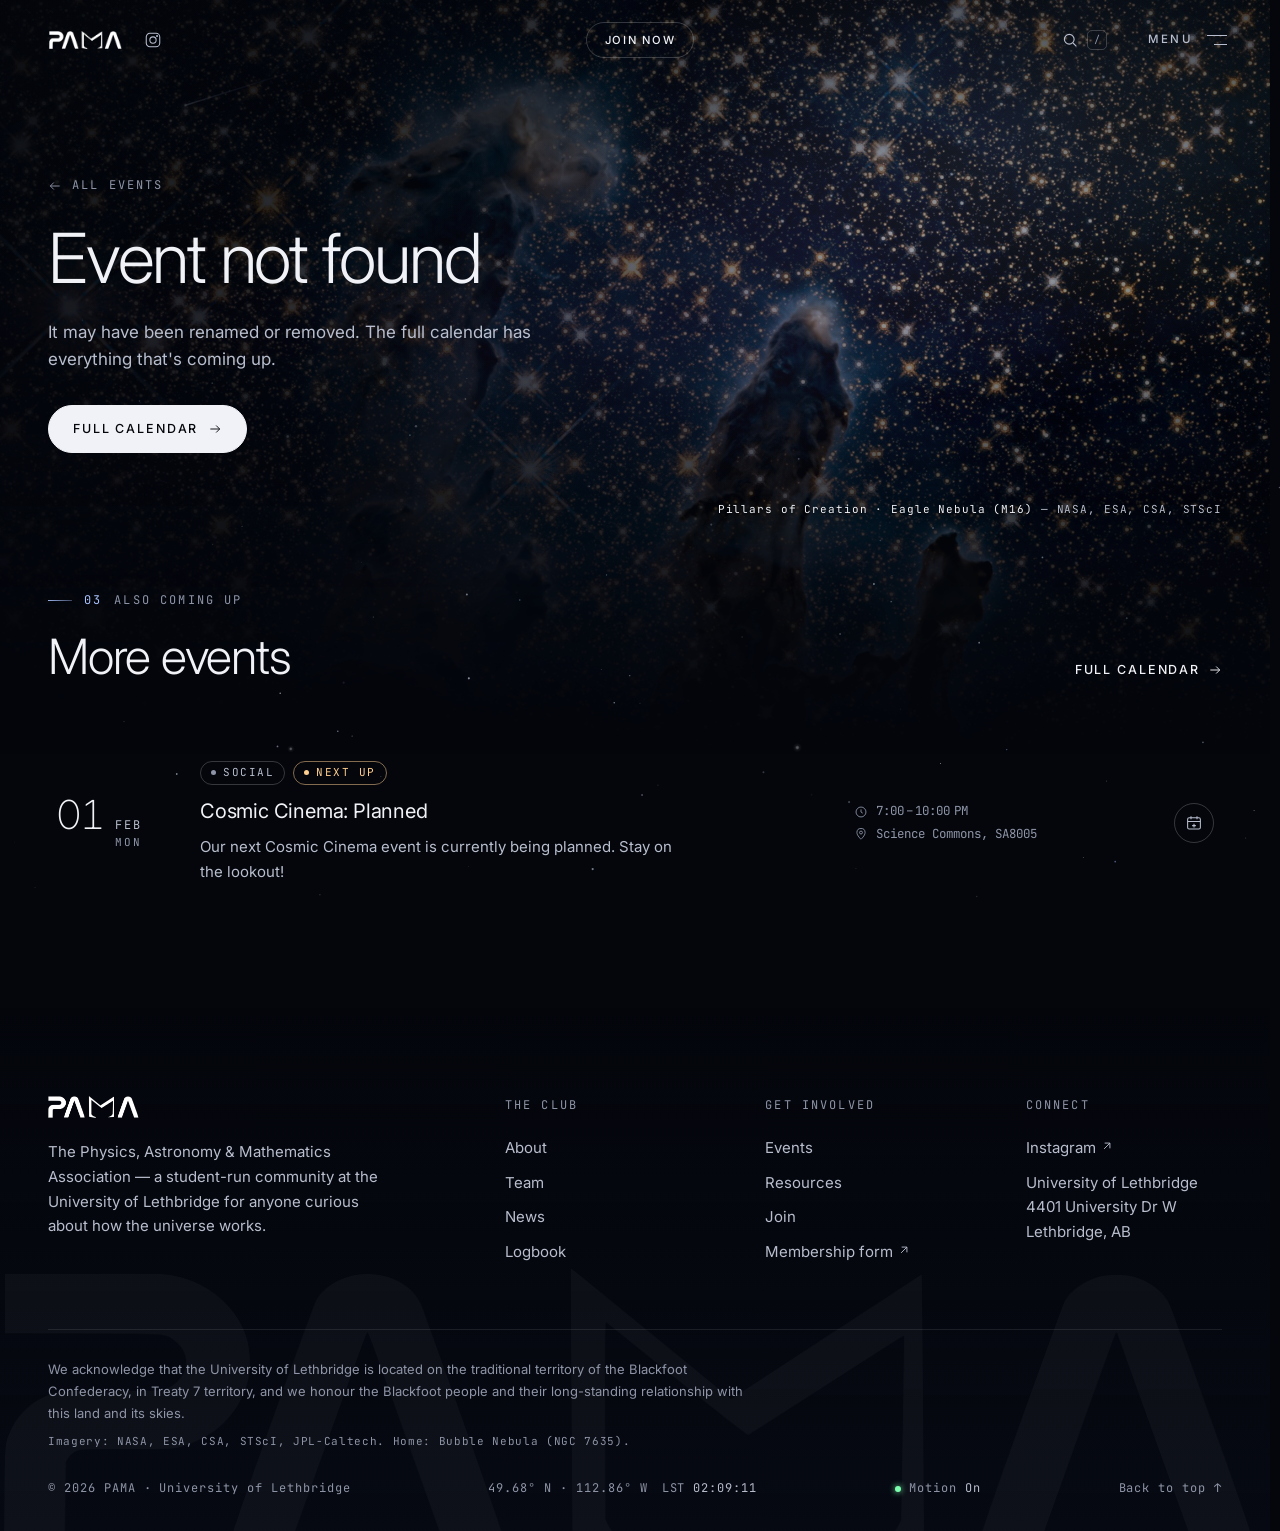
<file: event.html>
<!doctype html>
<html lang="en">
<head>
  <meta charset="utf-8">
  <meta name="viewport" content="width=device-width, initial-scale=1">
  <title>Event — PAMA · University of Lethbridge</title>
  <meta name="description" content="Details, time, place and what to bring for a PAMA event at the University of Lethbridge.">
  <meta name="theme-color" content="#04060c">
  <meta property="og:type" content="website">
  <meta property="og:site_name" content="PAMA">
  <meta property="og:title" content="A PAMA event">
  <meta property="og:description" content="Talks, observing nights, workshops and socials — free and open to everyone.">
  <meta property="og:image" content="https://ulethpama.space/assets/img/og.jpg">
  <meta property="og:image:width" content="1200">
  <meta property="og:image:height" content="630">
  <meta name="twitter:card" content="summary_large_image">
  <link rel="preload" as="image" href="assets/img/bg/pillars.jpg" fetchpriority="high">
  <link rel="icon" href="assets/img/favicon.svg" type="image/svg+xml">
  <link rel="apple-touch-icon" href="assets/img/apple-touch-icon.png">
  <link rel="preconnect" href="https://fonts.googleapis.com">
  <link rel="preconnect" href="https://fonts.gstatic.com" crossorigin>
  <link rel="stylesheet" href="https://fonts.googleapis.com/css2?family=Inter:wght@200;300;400;500;600&amp;family=JetBrains+Mono:wght@400&amp;display=swap">
  <link rel="stylesheet" href="assets/css/style.css">
  <script src="assets/js/chrome.js"></script>
  <script src="assets/js/data.js" defer></script>
  <script src="assets/js/main.js" defer></script>
</head>
<body id="top" data-theme="events">
  <site-header active="events"></site-header>

  <div class="page">
    <main id="main" data-event-page>

      <section class="page-hero" style="--gx: 74%; --gy: 40%">
        <div class="page-hero__bg" style="background-image:url('assets/img/bg/pillars.jpg')" aria-hidden="true"></div>
        <div class="container page-hero__grid">
          <div>
            <p class="eyebrow intro"><a class="back-link" href="events.html"><span class="i i-arrow" aria-hidden="true"></span><span>All events</span></a></p>
            <h1 class="h1 intro" style="--d:80ms" data-ev-title>Loading event…</h1>
            <p class="lead intro" style="--d:160ms" data-ev-lead></p>
            <div class="btn-row mt-m intro" style="--d:240ms" data-ev-actions></div>
          </div>
          <div class="page-hero__visual intro" style="--d:220ms" data-ev-pass></div>
        </div>
        <p class="page-hero__credit"><b>Pillars of Creation · Eagle Nebula (M16)</b> — NASA, ESA, CSA, STScI</p>
      </section>

      <section class="section" aria-labelledby="ev-about-title" data-ev-body>
        <div class="container">
          <div class="split">
            <div class="split__aside stack" style="--stack:1.25rem">
              <p class="eyebrow reveal"><span class="idx">01</span><span>Details</span></p>
              <h2 class="h2 reveal" id="ev-about-title">What to expect</h2>
            </div>
            <div class="ev-details" data-ev-details></div>
          </div>
        </div>
      </section>

      <section class="section" aria-labelledby="ev-where-title" data-ev-where>
        <div class="container">
          <div class="split">
            <div class="split__aside stack" style="--stack:1.25rem">
              <p class="eyebrow reveal"><span class="idx">02</span><span>Getting there</span></p>
              <h2 class="h2 reveal" id="ev-where-title" data-ev-venue-title>Where to find us</h2>
            </div>
            <div data-ev-map></div>
          </div>
        </div>
      </section>

      <section class="section" aria-labelledby="ev-more-title">
        <div class="container">
          <div class="section-head section-head--row">
            <div class="stack" style="--stack:1.25rem">
              <p class="eyebrow reveal"><span class="idx">03</span><span>Also coming up</span></p>
              <h2 class="h2 reveal" id="ev-more-title">More events</h2>
            </div>
            <a class="link reveal" href="events.html"><span>Full calendar</span> <span class="i i-arrow" aria-hidden="true"></span></a>
          </div>
          <div class="event-list reveal" data-ev-more></div>
        </div>
      </section>

    </main>
    <site-footer></site-footer>
  </div>
</body>
</html>
</file>
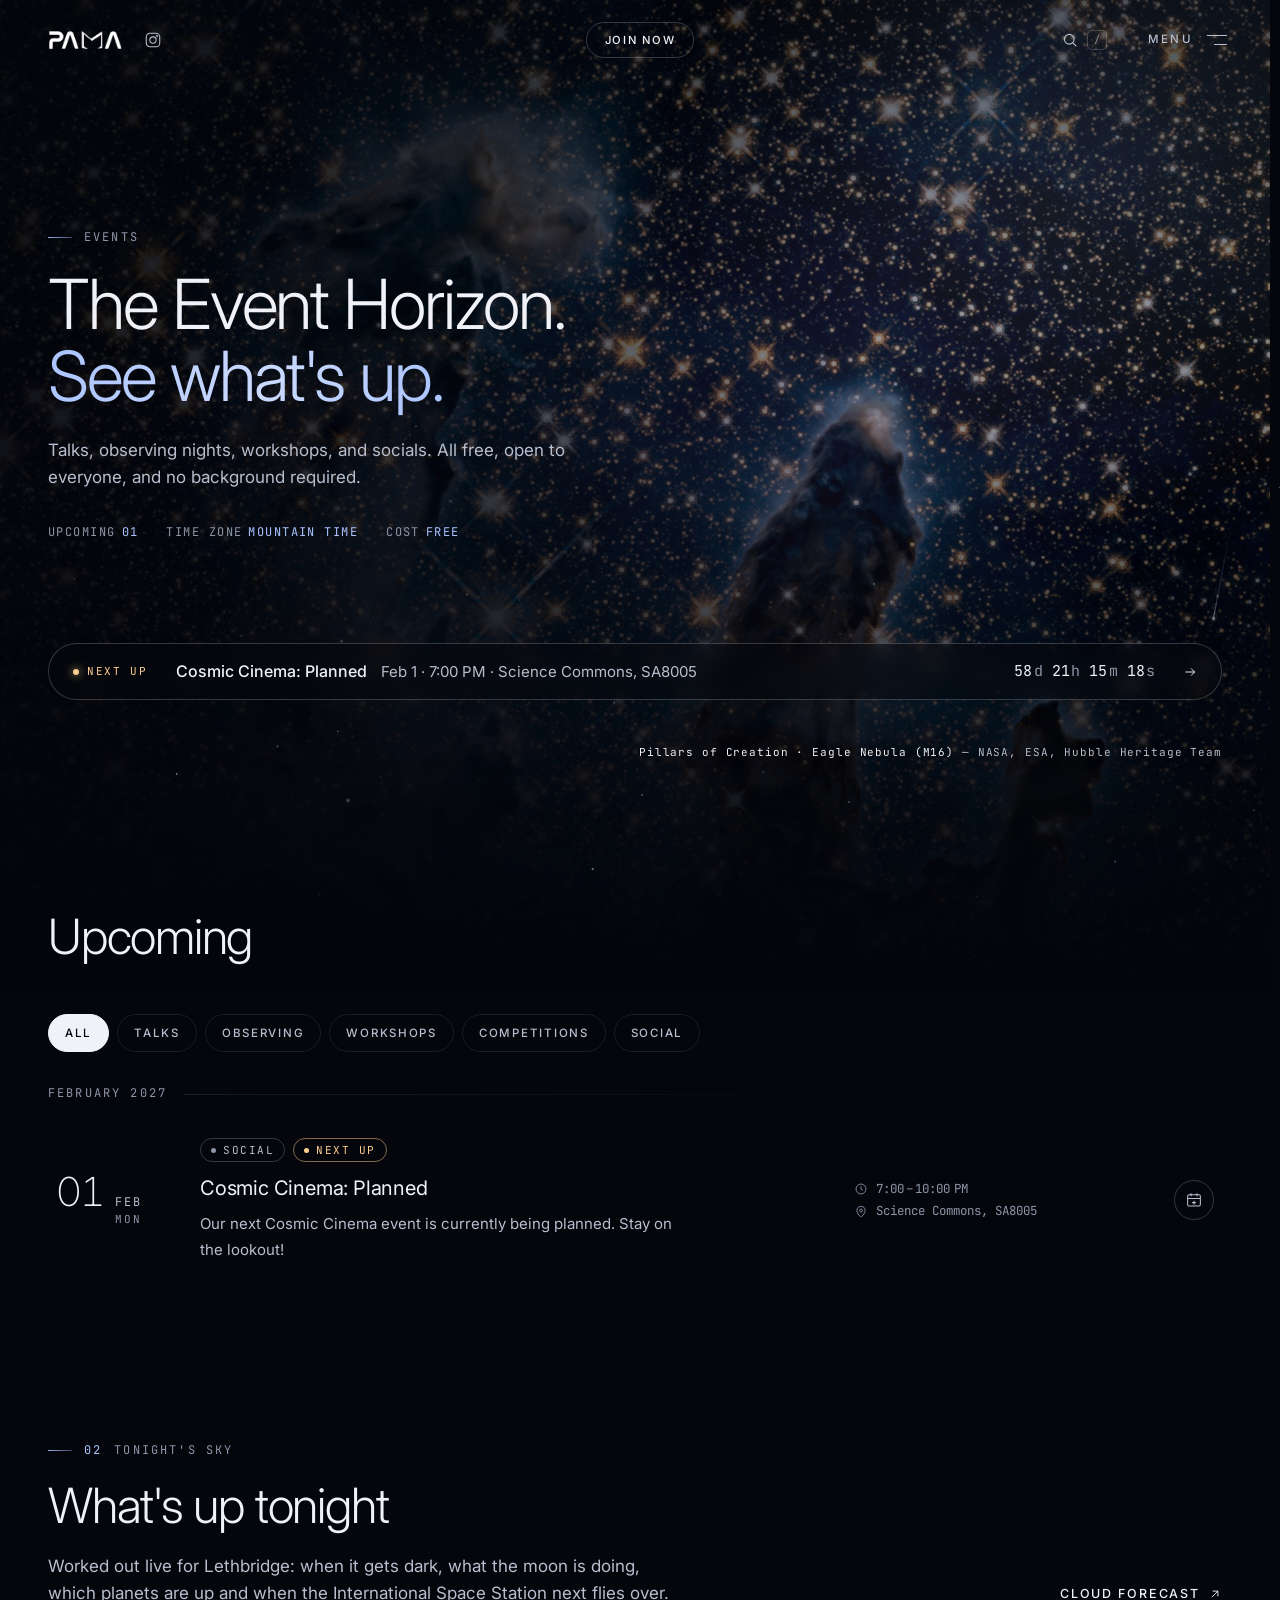
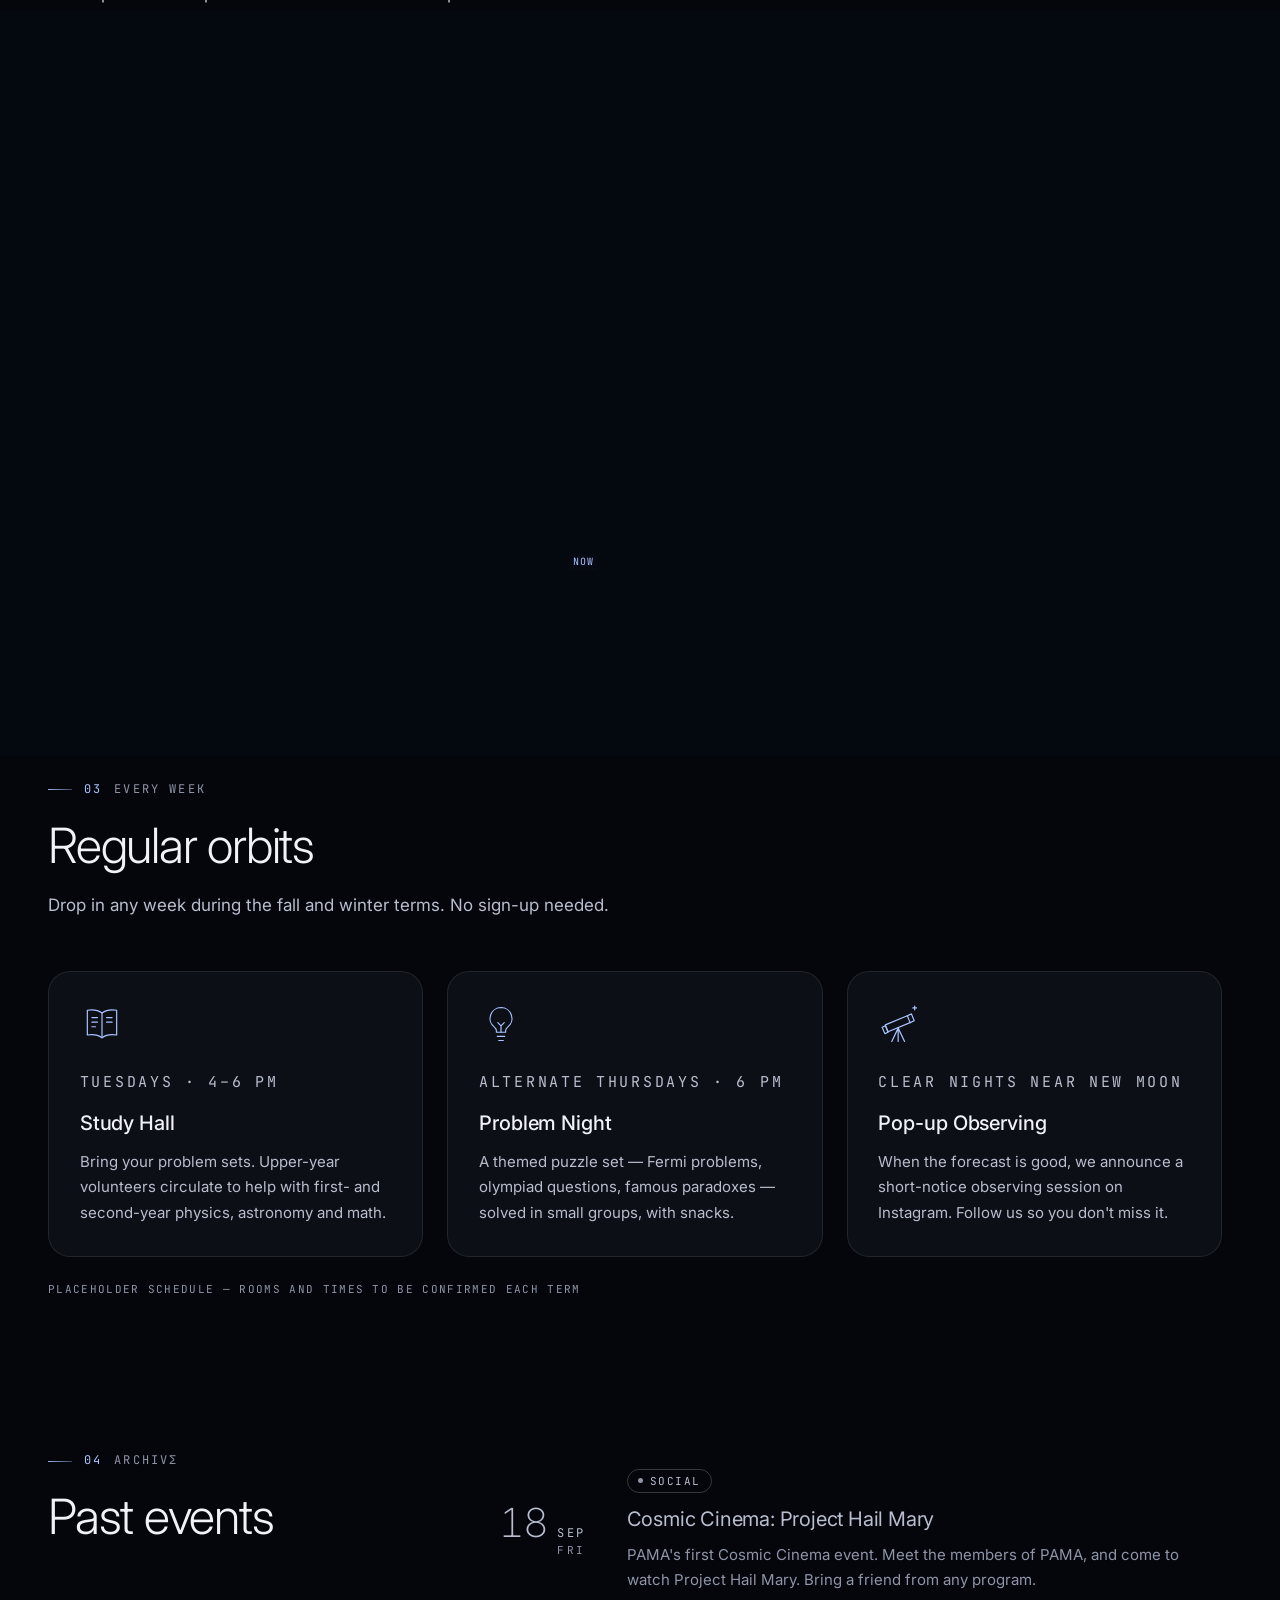
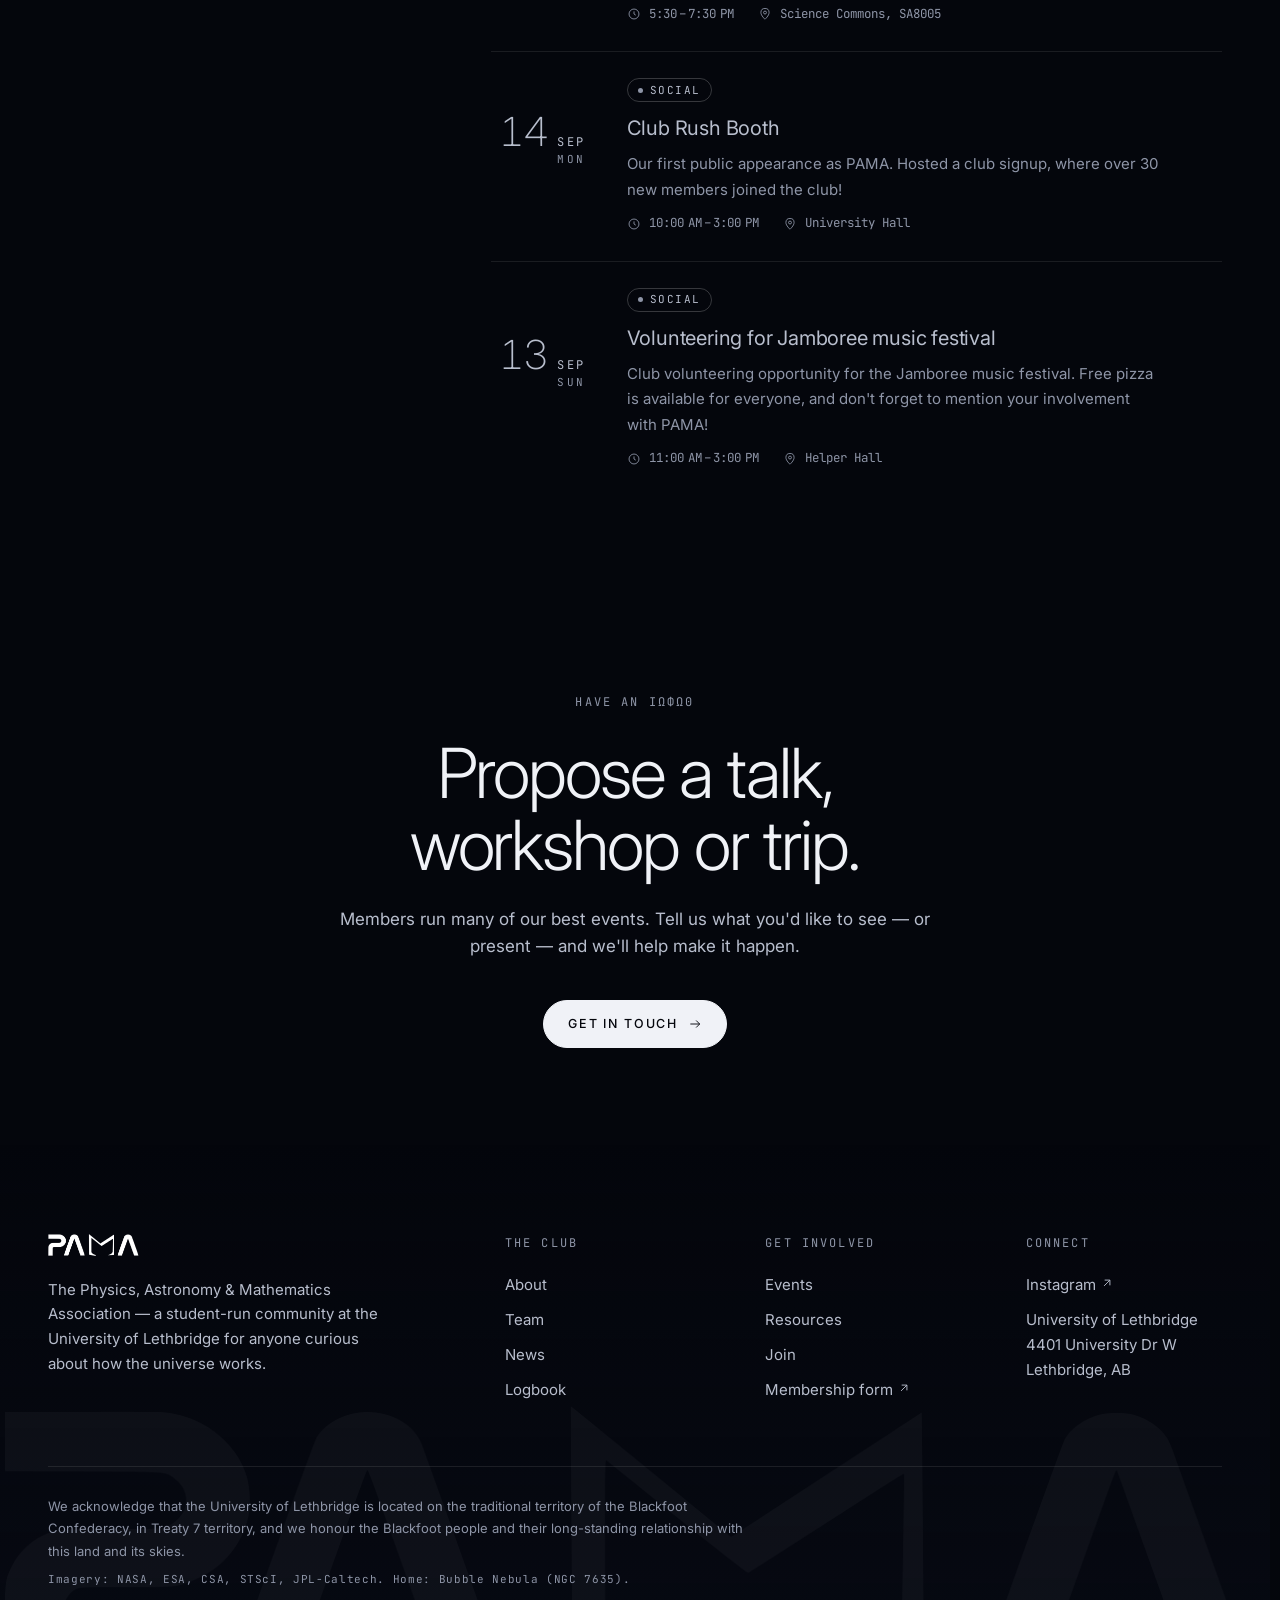
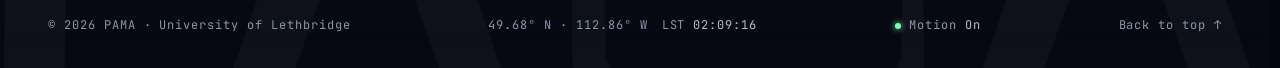
<file: events.html>
<!doctype html>
<html lang="en">
<head>
  <meta charset="utf-8">
  <meta name="viewport" content="width=device-width, initial-scale=1">
  <title>Events — PAMA · University of Lethbridge</title>
  <meta name="description" content="Talks, stargazing nights, workshops, competitions and socials from PAMA at the University of Lethbridge.">
  <meta name="theme-color" content="#04060c">
  <meta property="og:type" content="website">
  <meta property="og:site_name" content="PAMA">
  <meta property="og:title" content="PAMA Events">
  <meta property="og:description" content="Talks, stargazing nights, workshops and socials — free and open to everyone.">
  <meta property="og:url" content="https://ulethpama.space/events.html">
  <meta property="og:image" content="https://ulethpama.space/assets/img/og.jpg">
  <meta property="og:image:width" content="1200">
  <meta property="og:image:height" content="630">
  <meta name="twitter:card" content="summary_large_image">
  <link rel="canonical" href="https://ulethpama.space/events.html">
  <link rel="preload" as="image" href="assets/img/bg/pillars.jpg" fetchpriority="high">
  <link rel="icon" href="assets/img/favicon.svg" type="image/svg+xml">
  <link rel="apple-touch-icon" href="assets/img/apple-touch-icon.png">
  <link rel="preconnect" href="https://fonts.googleapis.com">
  <link rel="preconnect" href="https://fonts.gstatic.com" crossorigin>
  <link rel="stylesheet" href="https://fonts.googleapis.com/css2?family=Inter:wght@200;300;400;500;600&amp;family=JetBrains+Mono:wght@400&amp;display=swap">
  <link rel="stylesheet" href="assets/css/style.css">
  <script src="assets/js/chrome.js"></script>
  <script src="assets/js/data.js" defer></script>
  <script src="assets/js/main.js" defer></script>
  <script src="assets/js/sky.js" defer></script>
  <script src="assets/js/blackhole.js" defer></script>
</head>
<body id="top" data-theme="events">
  <site-header active="events"></site-header>

  <div class="page">
    <main id="main">

      <section class="page-hero" style="--gx: 80%; --gy: 35%" data-blackhole>
        <div class="page-hero__bg" style="background-image:url('assets/img/bg/pillars.jpg')" aria-hidden="true"></div>
        <div class="container page-hero__grid">
          <div>
            <p class="eyebrow intro">Events</p>
            <h1 class="h1 intro" style="--d:80ms">The Event Horizon.<br><em>See what's up.</em></h1>
            <p class="lead intro" style="--d:160ms">Talks, observing nights, workshops, and socials. All free, open to everyone, and no background required.</p>
            <p class="page-hero__meta intro" style="--d:240ms"><span><span>Upcoming</span><b data-upcoming-count>—</b></span><span><span>Time zone</span><b>Mountain Time</b></span><span><span>Cost</span><b>Free</b></span></p>
          </div>
          <!-- The black hole is drawn by assets/js/blackhole.js, centred on this box -->
          <div class="page-hero__visual bh-anchor" data-bh-anchor>
            <div class="bh-labels" id="bh-labels" data-bh-labels hidden>
              <span class="bh-ring bh-ring--shadow"></span>
              <span class="bh-ring bh-ring--einstein"></span>
              <!-- Pinned at --x, --y Schwarzschild radii from the centre (+x right, +y down) -->
              <span class="bh-label bh-label--up bh-label--left" style="--x: -1.85; --y: -1.85"><i></i><span class="bh-label__text">Shadow<small>2.6× wider than the event horizon. Light that comes inside this edge falls in.</small></span></span>
              <span class="bh-label bh-label--up" style="--x: 1.2; --y: -3.9"><i></i><span class="bh-label__text">Far side of the disk<small>Its light is bent up and over the top of the hole.</small></span></span>
              <span class="bh-label bh-label--down bh-label--left" style="--x: -7.5; --y: 0.4"><i></i><span class="bh-label__text">Coming toward you<small>Doppler-boosted: brighter and bluer.</small></span></span>
              <span class="bh-label bh-label--up bh-label--left" style="--x: 7.5; --y: -0.1"><i></i><span class="bh-label__text">Moving away<small>Dimmer and redder.</small></span></span>
              <span class="bh-label bh-label--down" style="--x: -3.4; --y: 0.5"><i></i><span class="bh-label__text">Inner edge · 3 r<sub>s</sub><small>No stable orbits closer in than this.</small></span></span>
              <span class="bh-label bh-label--down bh-label--einstein"><i></i><span class="bh-label__text">Bent starlight<small>The photo behind the hole, lensed into a ring.</small></span></span>
            </div>
            <button class="bh-toggle" type="button" data-bh-toggle aria-pressed="false" aria-controls="bh-labels" hidden><span class="bh-toggle__dot" aria-hidden="true"></span>Show the physics</button>
          </div>
        </div>
        <div class="container">
          <a class="nextup" href="#upcoming-title" data-countdown hidden>
            <span class="nextup__label" data-cd-label>Next up</span>
            <span class="nextup__event"><strong data-cd-title>—</strong><small data-cd-when>—</small></span>
            <span class="nextup__clock" aria-hidden="true"><b data-cd="d">00</b><i>d</i> <b data-cd="h">00</b><i>h</i> <b data-cd="m">00</b><i>m</i> <b data-cd="s">00</b><i>s</i></span>
            <span class="i i-arrow" aria-hidden="true"></span>
          </a>
        </div>
        <p class="page-hero__credit"><span class="photo-credit"><b>Pillars of Creation · Eagle Nebula (M16)</b> — NASA, ESA, Hubble Heritage Team</span><span class="bh-credit"><b>Live render</b> — a black hole and its sky, ray-traced in your browser</span></p>
      </section>

      <!-- Upcoming -->
      <section class="section" aria-labelledby="upcoming-title">
        <div class="container">
          <div class="section-head">
            <p class="eyebrow reveal"><span class="idx">01</span><span>Calendar</span></p>
            <h2 class="h2 reveal" id="upcoming-title">Upcoming</h2>
          </div>

          <div class="filters reveal" role="group" aria-label="Filter events by type">
            <button class="chip" type="button" data-filter="all" aria-pressed="true">All</button>
            <button class="chip" type="button" data-filter="talk" aria-pressed="false">Talks</button>
            <button class="chip" type="button" data-filter="observing" aria-pressed="false">Observing</button>
            <button class="chip" type="button" data-filter="workshop" aria-pressed="false">Workshops</button>
            <button class="chip" type="button" data-filter="competition" aria-pressed="false">Competitions</button>
            <button class="chip" type="button" data-filter="social" aria-pressed="false">Social</button>
          </div>
          <p class="sr-only" aria-live="polite" data-events-status></p>
          <div data-events-full></div>
        </div>
      </section>

      <!-- Tonight -->
      <section class="section" aria-labelledby="tonight-title">
        <div class="container">
          <div class="section-head section-head--row">
            <div class="stack" style="--stack:1.25rem">
              <p class="eyebrow reveal"><span class="idx">02</span><span>Tonight's sky</span></p>
              <h2 class="h2 reveal" id="tonight-title">What's up tonight</h2>
              <p class="lead reveal">Worked out live for Lethbridge: when it gets dark, what the moon is doing, which planets are up and when the International Space Station next flies over.</p>
            </div>
            <a class="link reveal" href="https://clearoutside.com/forecast/49.68/-112.86" target="_blank" rel="noopener"><span>Cloud forecast</span> <span class="i i-out" aria-hidden="true"></span></a>
          </div>
          <div class="instrument almanac corner-ticks reveal" data-tonight>
            <p class="alm-foot">Working out tonight's sky…</p>
          </div>
        </div>
      </section>

      <!-- Recurring -->
      <section class="section" aria-labelledby="weekly-title">
        <div class="container">
          <div class="section-head section-head--row">
            <div class="stack" style="--stack:1.25rem">
              <p class="eyebrow reveal"><span class="idx">03</span><span>Every week</span></p>
              <h2 class="h2 reveal" id="weekly-title">Regular orbits</h2>
              <p class="lead reveal">Drop in any week during the fall and winter terms. No sign-up needed.</p>
            </div>
          </div>
          <div class="grid grid--3" data-stagger>
            <article class="card">
              <div class="card__icon" aria-hidden="true"><svg viewBox="0 0 48 48" fill="none" stroke="currentColor" stroke-width="1.3" stroke-linecap="round" stroke-linejoin="round"><path d="M24 12c-4-3-10-4-16-3v27c6-1 12 0 16 3 4-3 10-4 16-3V9c-6-1-12 0-16 3Z"/><path d="M24 12v27"/><path d="M13 17h6M13 22h6M13 27h4M29 17h6M29 22h6"/></svg></div>
              <p class="card__kicker">Tuesdays · 4–6 PM</p>
              <h3 class="h4">Study Hall</h3>
              <p>Bring your problem sets. Upper-year volunteers circulate to help with first- and second-year physics, astronomy and math.</p>
            </article>
            <article class="card">
              <div class="card__icon" aria-hidden="true"><svg viewBox="0 0 48 48" fill="none" stroke="currentColor" stroke-width="1.3" stroke-linecap="round" stroke-linejoin="round"><path d="M24 6a12 12 0 0 0-7 21.7c1.3 1 2 2.4 2 4V33h10v-1.3c0-1.6.7-3 2-4A12 12 0 0 0 24 6Z"/><path d="M20 37.5h8M21.5 42h5"/><path d="M20.5 22.5 24 26l3.5-3.5M24 26v7"/></svg></div>
              <p class="card__kicker">Alternate Thursdays · 6 PM</p>
              <h3 class="h4">Problem Night</h3>
              <p>A themed puzzle set — Fermi problems, olympiad questions, famous paradoxes — solved in small groups, with snacks.</p>
            </article>
            <article class="card">
              <div class="card__icon" aria-hidden="true"><svg viewBox="0 0 48 48" fill="none" stroke="currentColor" stroke-width="1.3" stroke-linecap="round" stroke-linejoin="round"><path d="m8 25 24-10 3 7.5-24 10z"/><path d="m32 15 4.5-2 3 7.5-4.5 2"/><path d="M4.5 27.5 8 26l3 7-3.5 1.5z"/><path d="M22 28.5 15 43M22 28.5 29 43M22 28.5V43"/><path d="M40 4.5v4M38 6.5h4"/></svg></div>
              <p class="card__kicker">Clear nights near new moon</p>
              <h3 class="h4">Pop-up Observing</h3>
              <p>When the forecast is good, we announce a short-notice observing session on Instagram. Follow us so you don't miss it.</p>
            </article>
          </div>
          <p class="placeholder-note">Placeholder schedule — rooms and times to be confirmed each term</p>
        </div>
      </section>

      <!-- Archive -->
      <section class="section" aria-labelledby="past-title">
        <div class="container">
          <div class="split">
            <div class="split__aside stack" style="--stack:1.25rem">
              <p class="eyebrow reveal"><span class="idx">04</span><span>Archive</span></p>
              <h2 class="h2 reveal" id="past-title">Past events</h2>
            </div>
            <div class="event-list reveal" data-events-past></div>
          </div>
        </div>
      </section>

      <!-- Propose -->
      <section class="section cta" aria-labelledby="propose-title">
        <div class="container">
          <p class="eyebrow eyebrow--plain reveal">Have an idea?</p>
          <h2 class="h1 cta__title reveal" id="propose-title">Propose a talk, workshop or trip.</h2>
          <p class="lead reveal">Members run many of our best events. Tell us what you'd like to see — or present — and we'll help make it happen.</p>
          <div class="btn-row reveal">
            <a class="btn btn--solid" href="join.html#contact"><span>Get in touch</span> <span class="i i-arrow" aria-hidden="true"></span></a>
          </div>
        </div>
      </section>

    </main>
    <site-footer></site-footer>
  </div>
</body>
</html>
</file>
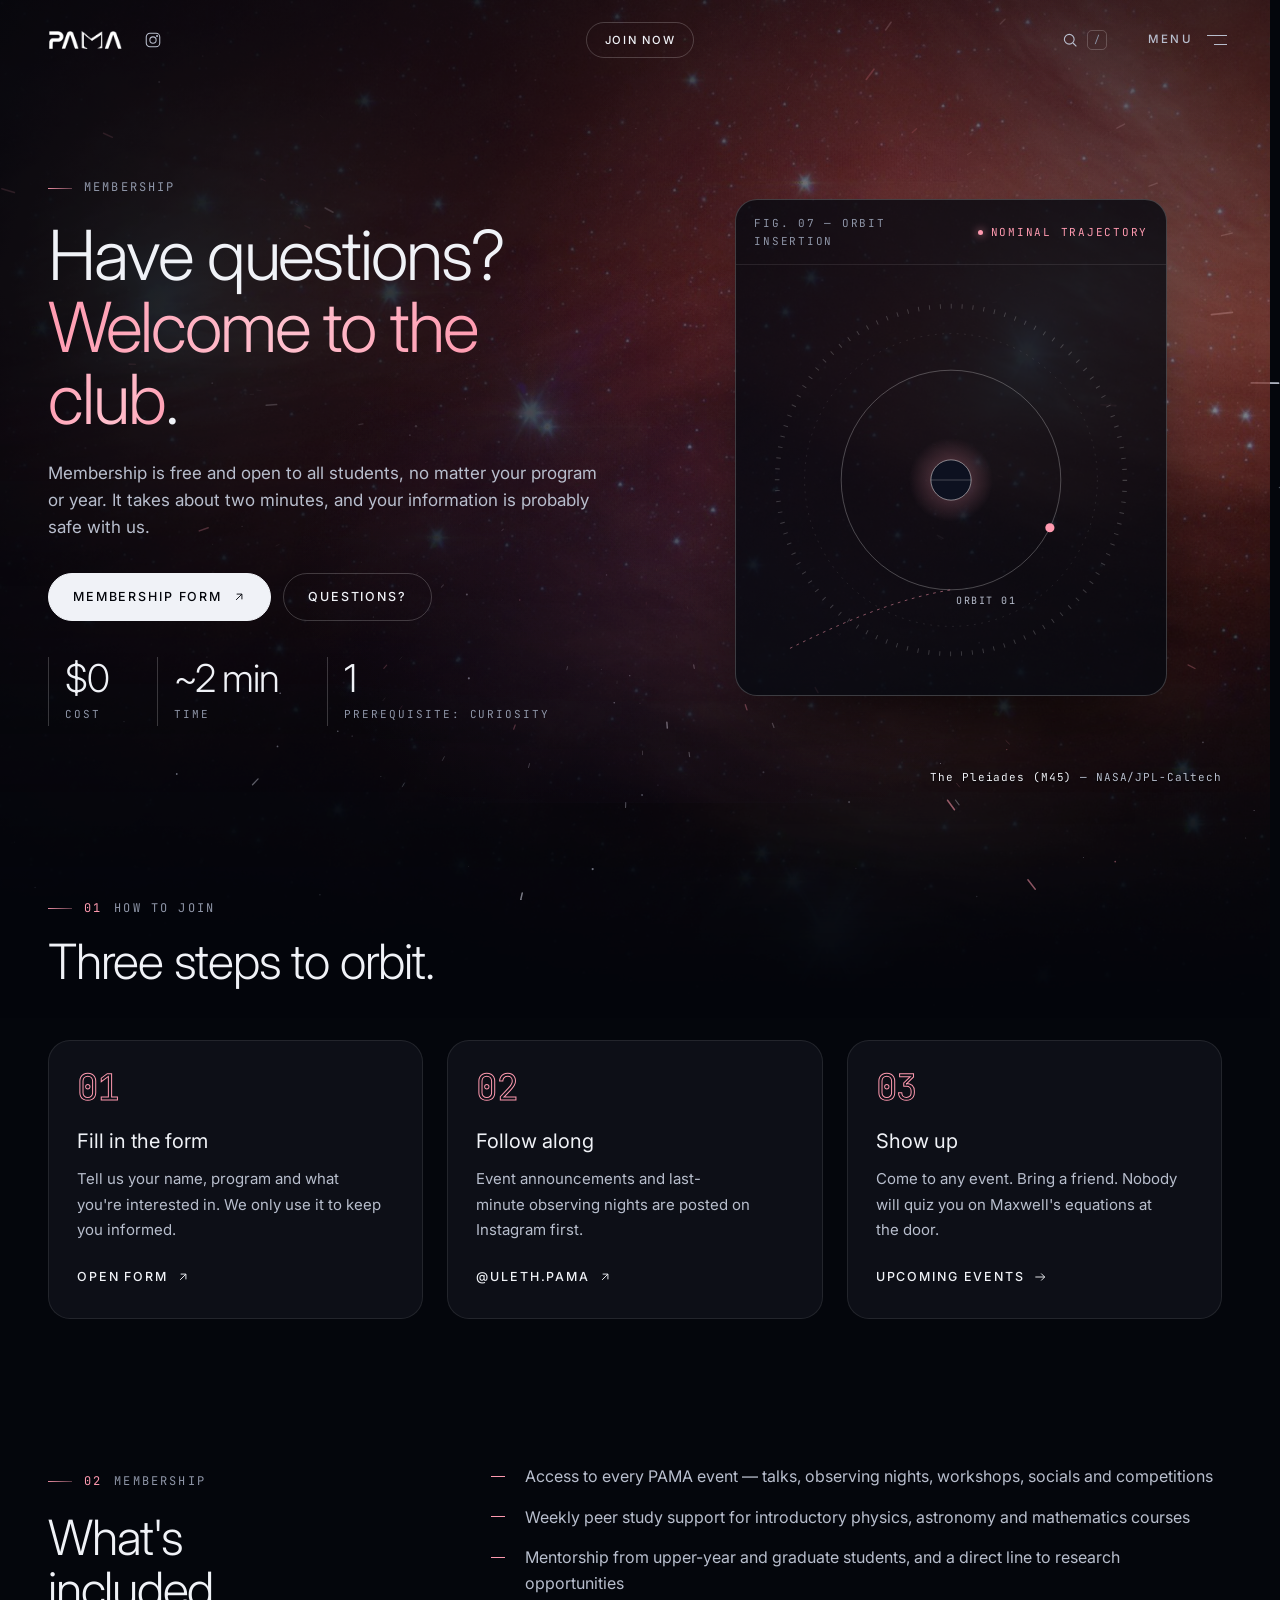
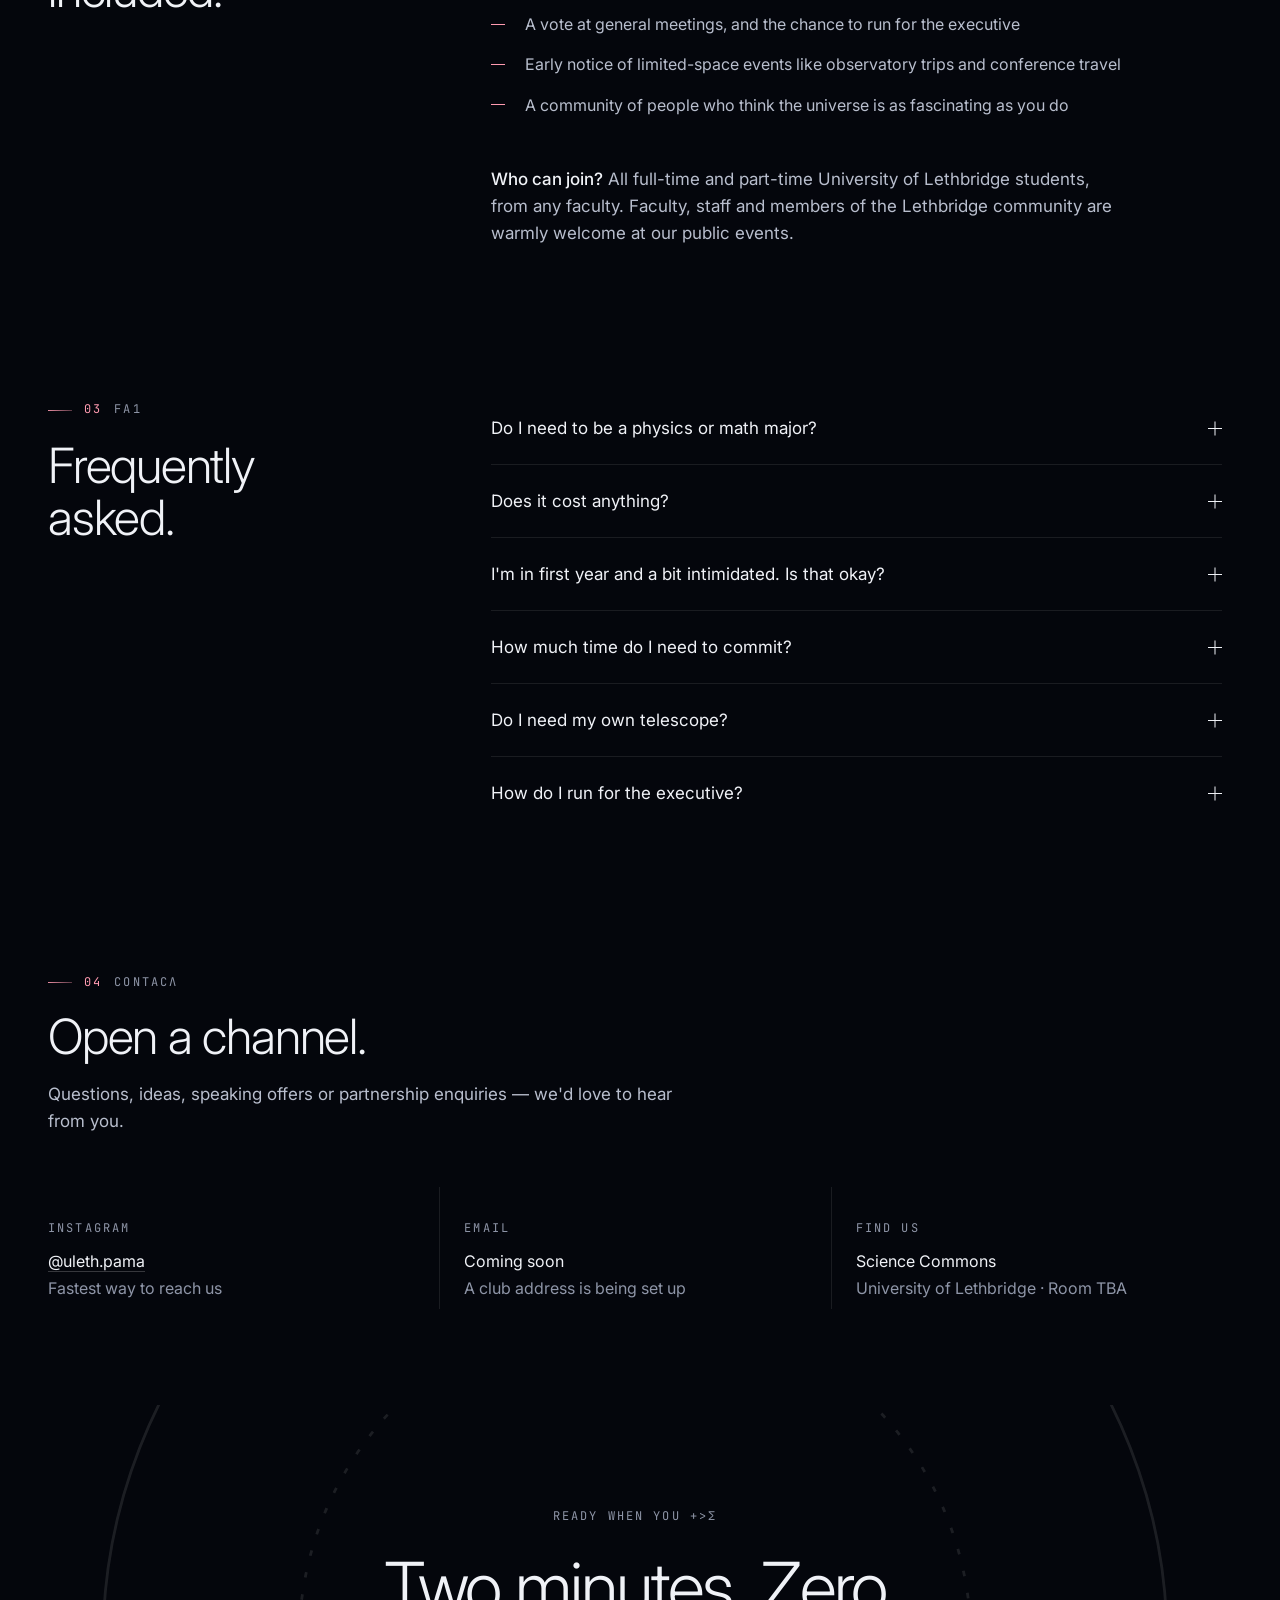
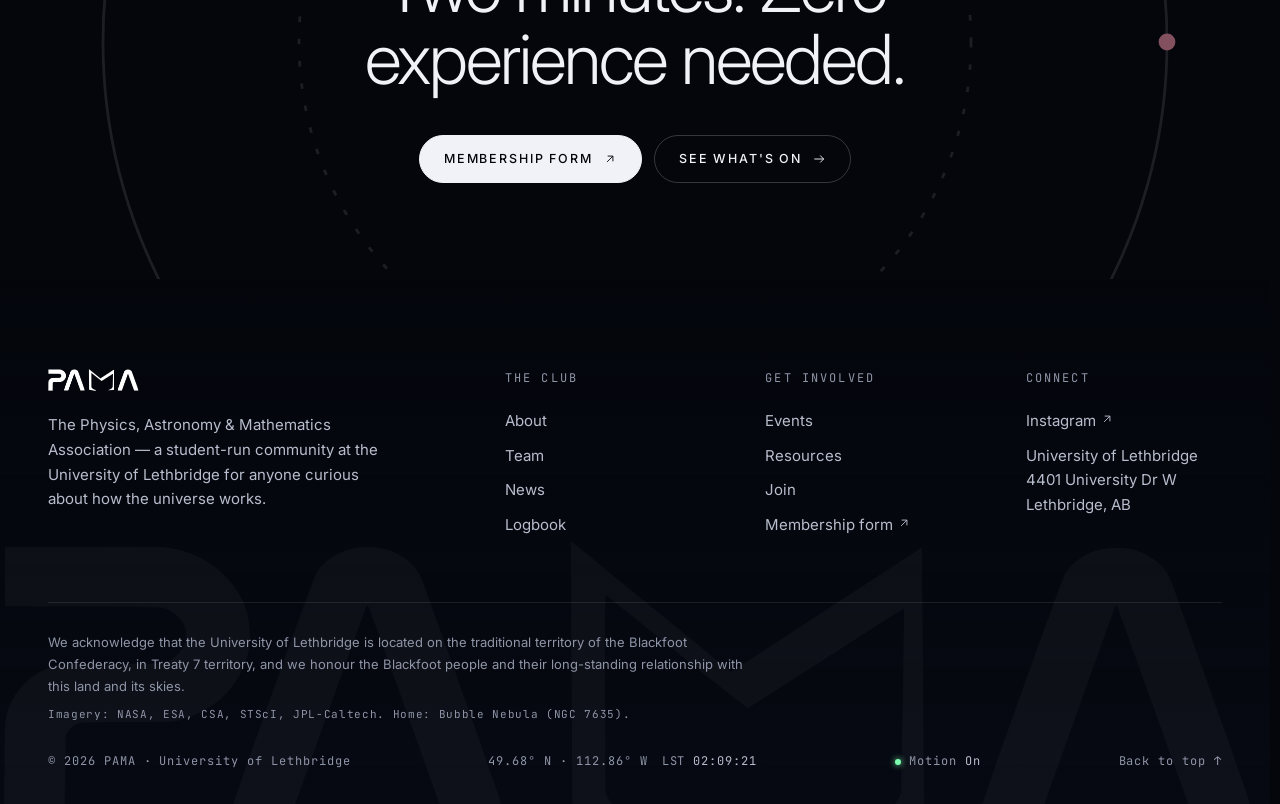
<file: join.html>
<!doctype html>
<html lang="en">
<head>
  <meta charset="utf-8">
  <meta name="viewport" content="width=device-width, initial-scale=1">
  <title>Join — PAMA · University of Lethbridge</title>
  <meta name="description" content="Join PAMA, the Physics, Astronomy &amp; Mathematics Association at the University of Lethbridge. Membership is free and open to everyone.">
  <meta name="theme-color" content="#04060c">
  <meta property="og:type" content="website">
  <meta property="og:site_name" content="PAMA">
  <meta property="og:title" content="Join PAMA">
  <meta property="og:description" content="Membership is free and open to every student.">
  <meta property="og:url" content="https://ulethpama.space/join.html">
  <meta property="og:image" content="https://ulethpama.space/assets/img/og.jpg">
  <meta property="og:image:width" content="1200">
  <meta property="og:image:height" content="630">
  <meta name="twitter:card" content="summary_large_image">
  <link rel="canonical" href="https://ulethpama.space/join.html">
  <link rel="preload" as="image" href="assets/img/bg/pleiades.jpg" fetchpriority="high">
  <link rel="icon" href="assets/img/favicon.svg" type="image/svg+xml">
  <link rel="apple-touch-icon" href="assets/img/apple-touch-icon.png">
  <link rel="preconnect" href="https://fonts.googleapis.com">
  <link rel="preconnect" href="https://fonts.gstatic.com" crossorigin>
  <link rel="stylesheet" href="https://fonts.googleapis.com/css2?family=Inter:wght@200;300;400;500;600&amp;family=JetBrains+Mono:wght@400&amp;display=swap">
  <link rel="stylesheet" href="assets/css/style.css">
  <script src="assets/js/chrome.js"></script>
  <script src="assets/js/data.js" defer></script>
  <script src="assets/js/main.js" defer></script>
</head>
<body id="top" data-theme="join">
  <site-header active="join"></site-header>

  <div class="page">
    <main id="main">

      <section class="page-hero" style="--gx: 70%; --gy: 50%">
        <div class="page-hero__bg" style="background-image:url('assets/img/bg/pleiades.jpg')" aria-hidden="true"></div>
        <div class="container page-hero__grid">
          <div>
            <p class="eyebrow intro">Membership</p>
            <h1 class="h1 intro" style="--d:80ms">Have questions?<em>Welcome to the club</em>.</h1>
            <p class="lead intro" style="--d:160ms">Membership is free and open to all students, no matter your program or year. It takes about two minutes, and your information is probably safe with us.</p>
            <div class="btn-row mt-m intro" style="--d:220ms">
              <a class="btn btn--solid" href="https://docs.google.com/forms/d/e/1FAIpQLSfjsnHnHnEASkb9UESTRAUj_tec0Mdjt4p_MMNZUCRRq6XK8A/viewform?usp=header" data-link="joinForm" target="_blank" rel="noopener"><span>Membership form</span> <span class="i i-out" aria-hidden="true"></span></a>
              <a class="btn" href="#faq">Questions?</a>
            </div>
            <div class="stat-trio intro" style="--d:300ms">
              <div><b>$0</b><span>Cost</span></div>
              <div><b>~2 min</b><span>Time</span></div>
              <div><b>1</b><span>Prerequisite: curiosity</span></div>
            </div>
          </div>
          <div class="page-hero__visual intro" style="--d:220ms" aria-hidden="true">
            <div class="instrument corner-ticks">
              <div class="instrument__bar"><span>Fig. 07 — Orbit insertion</span><span class="instrument__status">Nominal trajectory</span></div>
              <div class="instrument__body">
              <svg class="insertion" viewBox="0 0 400 400" fill="none">
              <circle cx="200" cy="200" r="120" stroke="rgba(255,255,255,.28)"/>
              <circle cx="200" cy="200" r="160" stroke="rgba(255,255,255,.1)" stroke-dasharray="2 6"/>
              <circle cx="200" cy="200" r="190" stroke="rgba(255,255,255,.2)" stroke-width="5" stroke-dasharray="1 10.93"/>
              <path d="M24 384C80 356 140 330 200 320" style="stroke:rgba(var(--accent-rgb),.55)" stroke-dasharray="3 5"/>
              <circle cx="200" cy="200" r="46" fill="url(#pl)"/>
              <circle cx="200" cy="200" r="22" fill="#0d1120" stroke="rgba(255,255,255,.5)"/>
              <path d="M178 200h44" stroke="rgba(255,255,255,.25)"/>
              <defs><radialGradient id="pl"><stop offset="0" style="stop-color:var(--accent)" stop-opacity=".35"/><stop offset="1" style="stop-color:var(--accent)" stop-opacity="0"/></radialGradient></defs>
              <circle r="5" style="fill:var(--accent)"><animateMotion dur="12s" repeatCount="indefinite" keyPoints="0;0.111;1" keyTimes="0;0.08;1" calcMode="linear" path="M24 384C80 356 140 320 200 320A120 120 0 1 0 200 80A120 120 0 1 0 200 320A120 120 0 1 0 200 80A120 120 0 1 0 200 320"/></circle>
              <text x="206" y="336" font-family="JetBrains Mono, monospace" font-size="11" letter-spacing="1.6" fill="#b8becd">ORBIT 01</text>
            </svg>
              </div>
            </div>
          </div>
        </div>
        <p class="page-hero__credit"><b>The Pleiades (M45)</b> — NASA/JPL-Caltech</p>
      </section>

      <!-- Steps -->
      <section class="section" aria-labelledby="how-title">
        <div class="container">
          <div class="section-head">
            <p class="eyebrow reveal"><span class="idx">01</span><span>How to join</span></p>
            <h2 class="h2 reveal" id="how-title">Three steps to orbit.</h2>
          </div>
          <div class="steps" data-stagger>
            <div class="step"><h3>Fill in the form</h3><p>Tell us your name, program and what you're interested in. We only use it to keep you informed.</p><a class="link" href="https://docs.google.com/forms/d/e/1FAIpQLSfjsnHnHnEASkb9UESTRAUj_tec0Mdjt4p_MMNZUCRRq6XK8A/viewform?usp=header" data-link="joinForm" target="_blank" rel="noopener"><span>Open form</span> <span class="i i-out" aria-hidden="true"></span></a></div>
            <div class="step"><h3>Follow along</h3><p>Event announcements and last-minute observing nights are posted on Instagram first.</p><a class="link" href="https://www.instagram.com/uleth.pama/" data-link="instagram" target="_blank" rel="noopener">@uleth.pama <span class="i i-out" aria-hidden="true"></span></a></div>
            <div class="step"><h3>Show up</h3><p>Come to any event. Bring a friend. Nobody will quiz you on Maxwell's equations at the door.</p><a class="link" href="events.html"><span>Upcoming events</span> <span class="i i-arrow" aria-hidden="true"></span></a></div>
          </div>
        </div>
      </section>

      <!-- Benefits -->
      <section class="section" aria-labelledby="get-title">
        <div class="container">
          <div class="split">
            <div class="stack" style="--stack:1.25rem">
              <p class="eyebrow reveal"><span class="idx">02</span><span>Membership</span></p>
              <h2 class="h2 reveal" id="get-title">What's<br>included.</h2>
            </div>
            <div>
              <ul class="checklist reveal">
                <li>Access to every PAMA event — talks, observing nights, workshops, socials and competitions</li>
                <li>Weekly peer study support for introductory physics, astronomy and mathematics courses</li>
                <li>Mentorship from upper-year and graduate students, and a direct line to research opportunities</li>
                <li>A vote at general meetings, and the chance to run for the executive</li>
                <li>Early notice of limited-space events like observatory trips and conference travel</li>
                <li>A community of people who think the universe is as fascinating as you do</li>
              </ul>
              <p class="lead mt-l reveal"><strong>Who can join?</strong> All full-time and part-time University of Lethbridge students, from any faculty. Faculty, staff and members of the Lethbridge community are warmly welcome at our public events.</p>
            </div>
          </div>
        </div>
      </section>

      <!-- FAQ -->
      <section class="section" id="faq" aria-labelledby="faq-title">
        <div class="container">
          <div class="split">
            <div class="stack" style="--stack:1.25rem">
              <p class="eyebrow reveal"><span class="idx">03</span><span>FAQ</span></p>
              <h2 class="h2 reveal" id="faq-title">Frequently<br>asked.</h2>
            </div>
            <div class="faq reveal">
              <details><summary><span>Do I need to be a physics or math major?</span><span class="plus" aria-hidden="true"></span></summary><div>Not at all. Our members study everything from geography to music. If you're curious about the universe, you belong here.</div></details>
              <details><summary><span>Does it cost anything?</span><span class="plus" aria-hidden="true"></span></summary><div>No. Membership and almost all events are free. For the occasional trip with real costs (like transport to a dark-sky site), we try to subsidise as much as we can.</div></details>
              <details><summary><span>I'm in first year and a bit intimidated. Is that okay?</span><span class="plus" aria-hidden="true"></span></summary><div>Completely. Many of our events are designed with first-years in mind, and everyone on the executive remembers exactly how that felt. A social or a film night is the easiest way in.</div></details>
              <details><summary><span>How much time do I need to commit?</span><span class="plus" aria-hidden="true"></span></summary><div>As much or as little as you like. Come to one event a term or help run them every week — both are great.</div></details>
              <details><summary><span>Do I need my own telescope?</span><span class="plus" aria-hidden="true"></span></summary><div>No. We bring club telescopes and binoculars to every observing night, and experienced members will show you how to use them.</div></details>
              <details><summary><span>How do I run for the executive?</span><span class="plus" aria-hidden="true"></span></summary><div>Elections are held each spring at the annual general meeting. Any member can nominate themselves. Volunteering during the year is a great way to learn how the club works first.</div></details>
            </div>
          </div>
        </div>
      </section>

      <!-- Contact -->
      <section class="section" id="contact" aria-labelledby="contact-title">
        <div class="container">
          <div class="section-head">
            <p class="eyebrow reveal"><span class="idx">04</span><span>Contact</span></p>
            <h2 class="h2 reveal" id="contact-title">Open a channel.</h2>
            <p class="lead reveal">Questions, ideas, speaking offers or partnership enquiries — we'd love to hear from you.</p>
          </div>
          <dl class="contact-grid" data-stagger>
            <div><dt>Instagram</dt><dd><a class="text-link" href="https://www.instagram.com/uleth.pama/" data-link="instagram" target="_blank" rel="noopener">@uleth.pama</a><br><span class="faint">Fastest way to reach us</span></dd></div>
            <div><dt>Email</dt><dd><span>Coming soon</span><br><span class="faint">A club address is being set up</span></dd></div>
            <div><dt>Find us</dt><dd>Science Commons<br><span class="faint">University of Lethbridge · Room TBA</span></dd></div>
          </dl>
        </div>
      </section>

      <!-- Close -->
      <section class="section cta" aria-labelledby="join-cta-title">
        <svg class="cta__orbit" viewBox="0 0 400 400" fill="none" aria-hidden="true"><circle cx="200" cy="200" r="120" stroke="currentColor" stroke-dasharray="2 6"/><circle cx="200" cy="200" r="190" stroke="currentColor"/><g class="spin"><circle cx="390" cy="200" r="3" style="fill:var(--accent)"/></g></svg>
        <div class="container">
          <p class="eyebrow eyebrow--plain reveal">Ready when you are</p>
          <h2 class="h1 cta__title reveal" id="join-cta-title">Two minutes. Zero experience needed.</h2>
          <div class="btn-row reveal">
            <a class="btn btn--solid" href="https://docs.google.com/forms/d/e/1FAIpQLSfjsnHnHnEASkb9UESTRAUj_tec0Mdjt4p_MMNZUCRRq6XK8A/viewform?usp=header" data-link="joinForm" target="_blank" rel="noopener"><span>Membership form</span> <span class="i i-out" aria-hidden="true"></span></a>
            <a class="btn" href="events.html"><span>See what's on</span> <span class="i i-arrow" aria-hidden="true"></span></a>
          </div>
        </div>
      </section>

    </main>
    <site-footer></site-footer>
  </div>
</body>
</html>
</file>
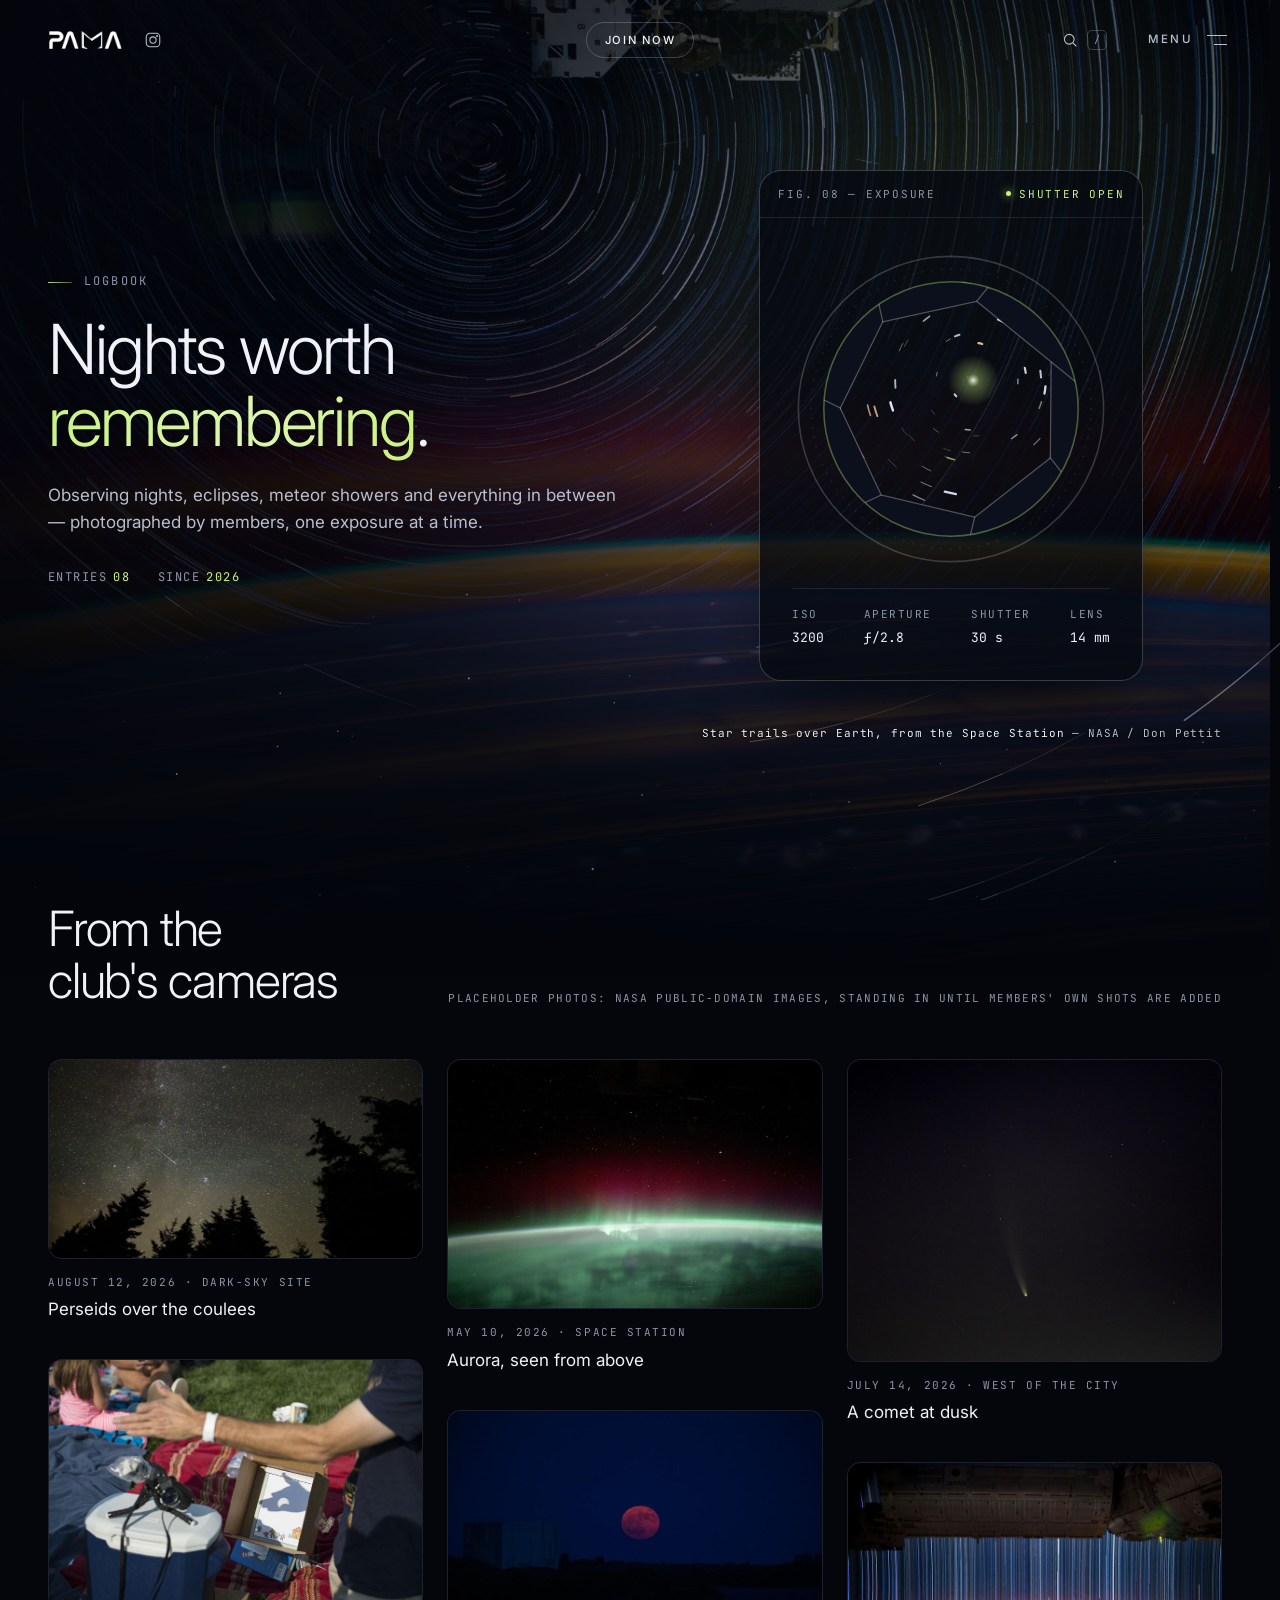
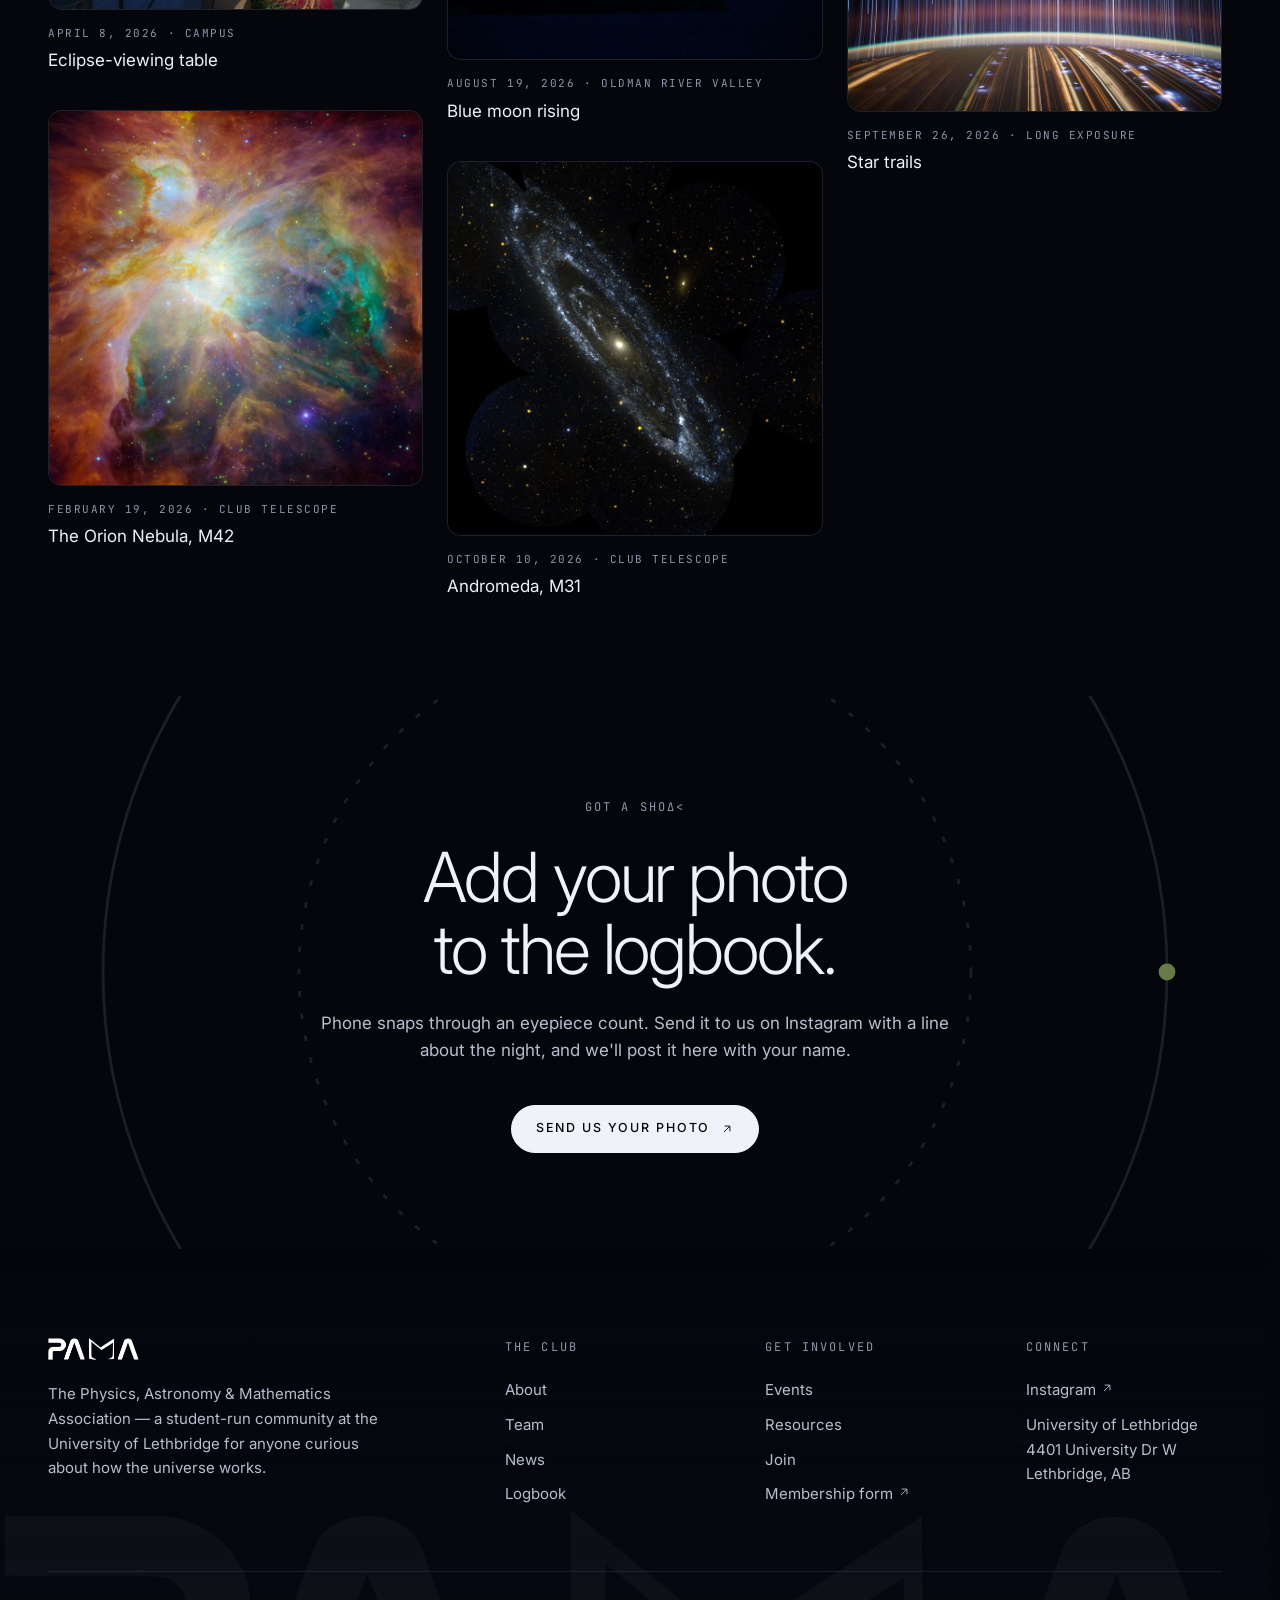
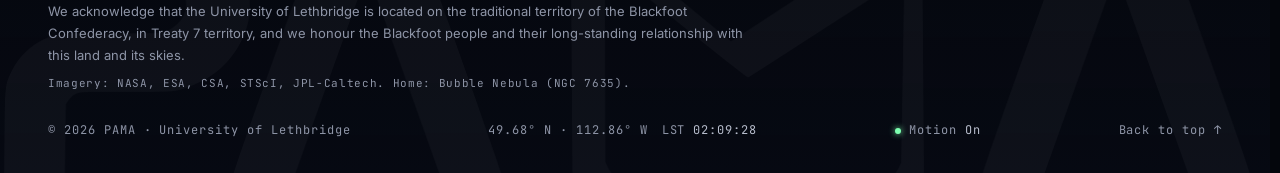
<file: logbook.html>
<!doctype html>
<html lang="en">
<head>
  <meta charset="utf-8">
  <meta name="viewport" content="width=device-width, initial-scale=1">
  <title>Logbook — PAMA · University of Lethbridge</title>
  <meta name="description" content="Photos from PAMA observing nights, eclipses, meteor showers and club events at the University of Lethbridge.">
  <meta name="theme-color" content="#04060c">
  <meta property="og:type" content="website">
  <meta property="og:site_name" content="PAMA">
  <meta property="og:title" content="The PAMA Logbook">
  <meta property="og:description" content="Photos from observing nights, eclipses, meteor showers and everything in between.">
  <meta property="og:url" content="https://ulethpama.space/logbook.html">
  <meta property="og:image" content="https://ulethpama.space/assets/img/og.jpg">
  <meta property="og:image:width" content="1200">
  <meta property="og:image:height" content="630">
  <meta name="twitter:card" content="summary_large_image">
  <link rel="canonical" href="https://ulethpama.space/logbook.html">
  <link rel="preload" as="image" href="assets/img/bg/star-trails.jpg" fetchpriority="high">
  <link rel="icon" href="assets/img/favicon.svg" type="image/svg+xml">
  <link rel="apple-touch-icon" href="assets/img/apple-touch-icon.png">
  <link rel="preconnect" href="https://fonts.googleapis.com">
  <link rel="preconnect" href="https://fonts.gstatic.com" crossorigin>
  <link rel="stylesheet" href="https://fonts.googleapis.com/css2?family=Inter:wght@200;300;400;500;600&amp;family=JetBrains+Mono:wght@400&amp;display=swap">
  <link rel="stylesheet" href="assets/css/style.css">
  <script src="assets/js/chrome.js"></script>
  <script src="assets/js/data.js" defer></script>
  <script src="assets/js/main.js" defer></script>
</head>
<body id="top" data-theme="logbook">
  <site-header active="logbook"></site-header>

  <div class="page">
    <main id="main">

      <section class="page-hero" style="--gx: 70%; --gy: 45%">
        <div class="page-hero__bg" style="background-image:url('assets/img/bg/star-trails.jpg')" aria-hidden="true"></div>
        <div class="container page-hero__grid">
          <div>
            <p class="eyebrow intro">Logbook</p>
            <h1 class="h1 intro" style="--d:80ms">Nights worth <em>remembering</em>.</h1>
            <p class="lead intro" style="--d:160ms">Observing nights, eclipses, meteor showers and everything in between — photographed by members, one exposure at a time.</p>
            <p class="page-hero__meta intro" style="--d:240ms"><span><span>Entries</span><b data-log-count>08</b></span><span><span>Since</span><b>2026</b></span></p>
          </div>
          <div class="page-hero__visual intro" style="--d:220ms" aria-hidden="true">
            <div class="instrument exposure corner-ticks">
              <div class="instrument__bar"><span>Fig. 08 — Exposure</span><span class="instrument__status" data-exposure-status>Shutter open</span></div>
              <div class="instrument__body">
                <svg class="aperture" viewBox="-100 -100 200 200" data-aperture>
                  <circle r="96" fill="none" stroke="rgba(255,255,255,.18)"/>
                  <circle r="88" fill="none" stroke="rgba(255,255,255,.08)" stroke-dasharray="1 5"/>
                  <g class="aperture__blades"></g>
                  <circle r="80" fill="none" style="stroke:rgba(var(--accent-rgb),.35)"/>
                </svg>
                <dl class="exposure__read">
                  <div><dt>ISO</dt><dd>3200</dd></div>
                  <div><dt>Aperture</dt><dd>ƒ/2.8</dd></div>
                  <div><dt>Shutter</dt><dd>30 s</dd></div>
                  <div><dt>Lens</dt><dd>14 mm</dd></div>
                </dl>
              </div>
            </div>
          </div>
        </div>
        <p class="page-hero__credit"><b>Star trails over Earth, from the Space Station</b> — NASA / Don Pettit</p>
      </section>

      <section class="section" aria-labelledby="frames-title">
        <div class="container">
          <div class="section-head section-head--row">
            <div class="stack" style="--stack:1.25rem">
              <p class="eyebrow reveal"><span class="idx">01</span><span>Recent frames</span></p>
              <h2 class="h2 reveal" id="frames-title">From the club's cameras</h2>
            </div>
            <p class="placeholder-note reveal">Placeholder photos: NASA public-domain images, standing in until members' own shots are added</p>
          </div>
          <div class="gallery" data-gallery></div>
        </div>
      </section>

      <section class="section cta" aria-labelledby="submit-title">
        <svg class="cta__orbit" viewBox="0 0 400 400" fill="none" aria-hidden="true"><circle cx="200" cy="200" r="120" stroke="currentColor" stroke-dasharray="2 6"/><circle cx="200" cy="200" r="190" stroke="currentColor"/><g class="spin"><circle cx="390" cy="200" r="3" style="fill:var(--accent)"/></g></svg>
        <div class="container">
          <p class="eyebrow eyebrow--plain reveal">Got a shot?</p>
          <h2 class="h1 cta__title reveal" id="submit-title">Add your photo to the logbook.</h2>
          <p class="lead reveal">Phone snaps through an eyepiece count. Send it to us on Instagram with a line about the night, and we'll post it here with your name.</p>
          <div class="btn-row reveal">
            <a class="btn btn--solid" href="https://www.instagram.com/uleth.pama/" data-link="instagram" target="_blank" rel="noopener"><span>Send us your photo</span> <span class="i i-out" aria-hidden="true"></span></a>
          </div>
        </div>
      </section>

    </main>
    <site-footer></site-footer>
  </div>

  <dialog class="lightbox" data-lightbox aria-label="Photo viewer">
    <figure class="lightbox__fig">
      <img alt="" data-lb-img>
      <figcaption class="lightbox__cap">
        <span class="lightbox__count" data-lb-count>01 / 08</span>
        <b data-lb-title></b>
        <span data-lb-text></span>
        <small data-lb-meta></small>
      </figcaption>
    </figure>
    <button class="lightbox__btn lightbox__btn--close" type="button" data-lb-close aria-label="Close"><span aria-hidden="true"></span></button>
    <button class="lightbox__btn lightbox__btn--prev" type="button" data-lb-step="-1" aria-label="Previous photo"><span class="i i-arrow" aria-hidden="true"></span></button>
    <button class="lightbox__btn lightbox__btn--next" type="button" data-lb-step="1" aria-label="Next photo"><span class="i i-arrow" aria-hidden="true"></span></button>
  </dialog>
</body>
</html>
</file>
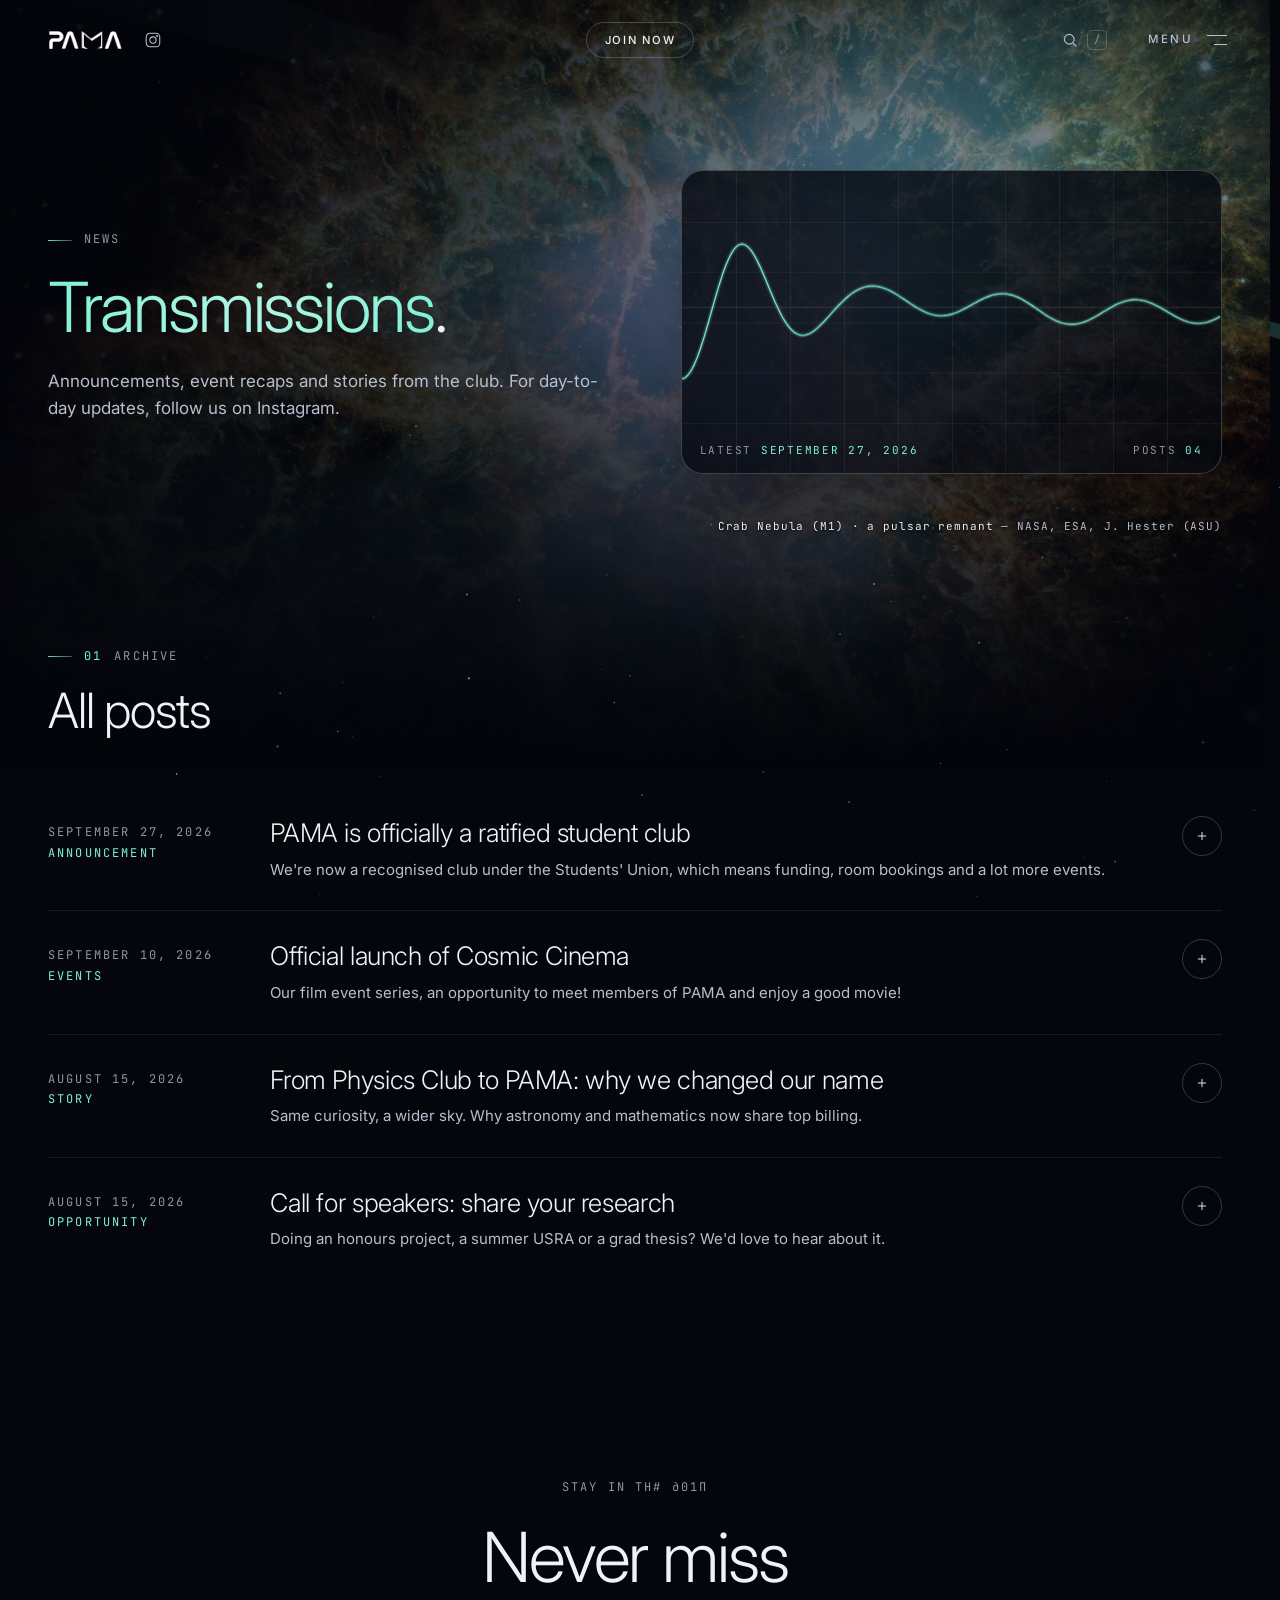
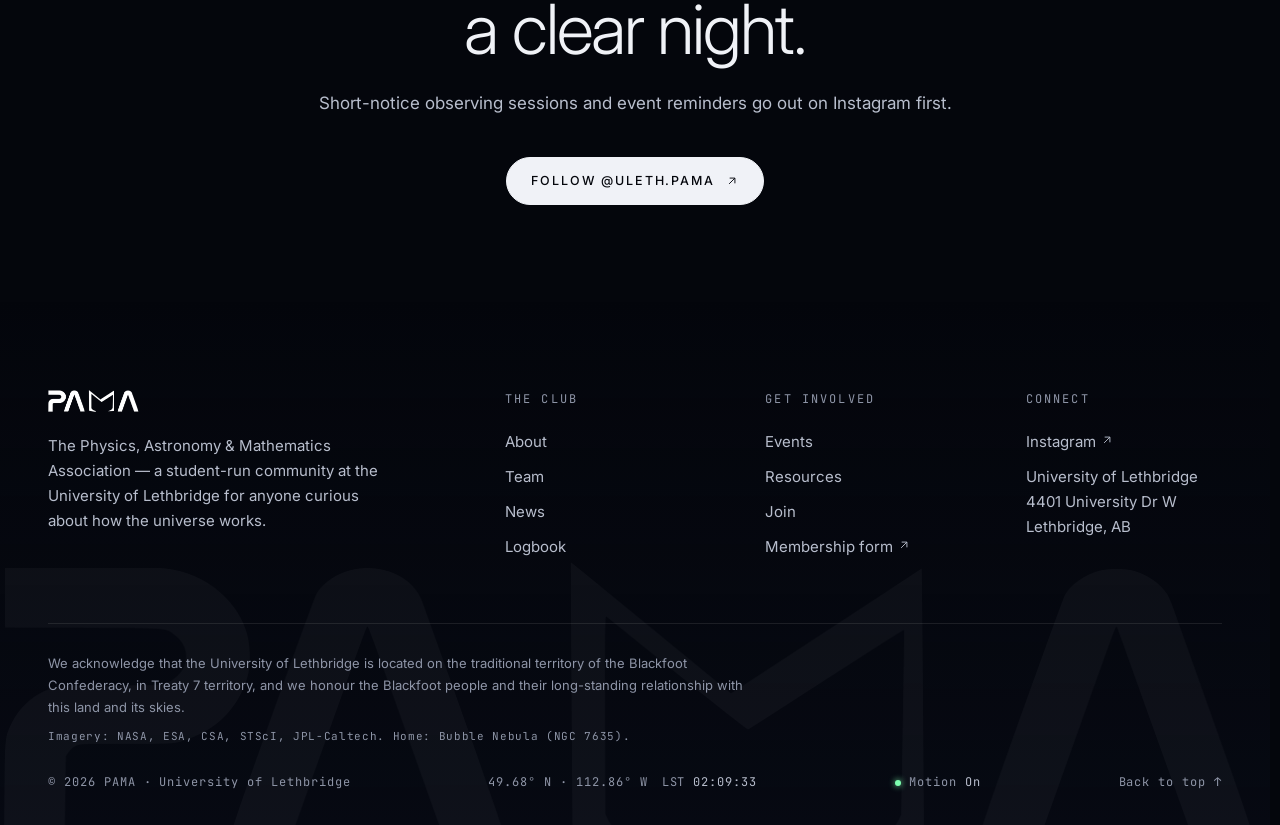
<file: news.html>
<!doctype html>
<html lang="en">
<head>
  <meta charset="utf-8">
  <meta name="viewport" content="width=device-width, initial-scale=1">
  <title>News — PAMA · University of Lethbridge</title>
  <meta name="description" content="Announcements, stories and updates from PAMA, the Physics, Astronomy &amp; Mathematics Association.">
  <meta name="theme-color" content="#04060c">
  <meta property="og:type" content="website">
  <meta property="og:site_name" content="PAMA">
  <meta property="og:title" content="PAMA News">
  <meta property="og:description" content="Announcements, event recaps and stories from the club.">
  <meta property="og:url" content="https://ulethpama.space/news.html">
  <meta property="og:image" content="https://ulethpama.space/assets/img/og.jpg">
  <meta property="og:image:width" content="1200">
  <meta property="og:image:height" content="630">
  <meta name="twitter:card" content="summary_large_image">
  <link rel="canonical" href="https://ulethpama.space/news.html">
  <link rel="preload" as="image" href="assets/img/bg/crab.jpg" fetchpriority="high">
  <link rel="icon" href="assets/img/favicon.svg" type="image/svg+xml">
  <link rel="apple-touch-icon" href="assets/img/apple-touch-icon.png">
  <link rel="preconnect" href="https://fonts.googleapis.com">
  <link rel="preconnect" href="https://fonts.gstatic.com" crossorigin>
  <link rel="stylesheet" href="https://fonts.googleapis.com/css2?family=Inter:wght@200;300;400;500;600&amp;family=JetBrains+Mono:wght@400&amp;display=swap">
  <link rel="stylesheet" href="assets/css/style.css">
  <script src="assets/js/chrome.js"></script>
  <script src="assets/js/data.js" defer></script>
  <script src="assets/js/main.js" defer></script>
</head>
<body id="top" data-theme="news">
  <site-header active="news"></site-header>

  <div class="page">
    <main id="main">

      <section class="page-hero" style="--gx: 78%; --gy: 40%">
        <div class="page-hero__bg" style="background-image:url('assets/img/bg/crab.jpg')" aria-hidden="true"></div>
        <div class="container page-hero__grid">
          <div>
            <p class="eyebrow intro">News</p>
            <h1 class="h1 intro" style="--d:80ms"><em>Transmissions</em>.</h1>
            <p class="lead intro" style="--d:160ms">Announcements, event recaps and stories from the club. For day-to-day updates, follow us on Instagram.</p>
          </div>
          <div class="page-hero__visual intro" style="--d:220ms">
            <div class="scope corner-ticks" data-scope aria-hidden="true">
              <canvas></canvas>
              <p class="scope__readout"><span><span>Latest</span> <b data-scope-latest>—</b></span><span><span>Posts</span> <b data-scope-count>—</b></span></p>
            </div>
          </div>
        </div>
        <p class="page-hero__credit"><b>Crab Nebula (M1) · a pulsar remnant</b> — NASA, ESA, J. Hester (ASU)</p>
      </section>

      <section class="section" aria-labelledby="all-title">
        <div class="container">
          <div class="section-head">
            <p class="eyebrow reveal"><span class="idx">01</span><span>Archive</span></p>
            <h2 class="h2 reveal" id="all-title">All posts</h2>
          </div>
          <div class="article-list reveal" data-news-list></div>
        </div>
      </section>

      <section class="section cta" aria-labelledby="follow-title">
        <div class="container">
          <p class="eyebrow eyebrow--plain reveal">Stay in the loop</p>
          <h2 class="h1 cta__title reveal" id="follow-title">Never miss a clear night.</h2>
          <p class="lead reveal">Short-notice observing sessions and event reminders go out on Instagram first.</p>
          <div class="btn-row reveal">
            <a class="btn btn--solid" href="https://www.instagram.com/uleth.pama/" data-link="instagram" target="_blank" rel="noopener"><span>Follow @uleth.pama</span> <span class="i i-out" aria-hidden="true"></span></a>
          </div>
        </div>
      </section>

    </main>
    <site-footer></site-footer>
  </div>
</body>
</html>
</file>
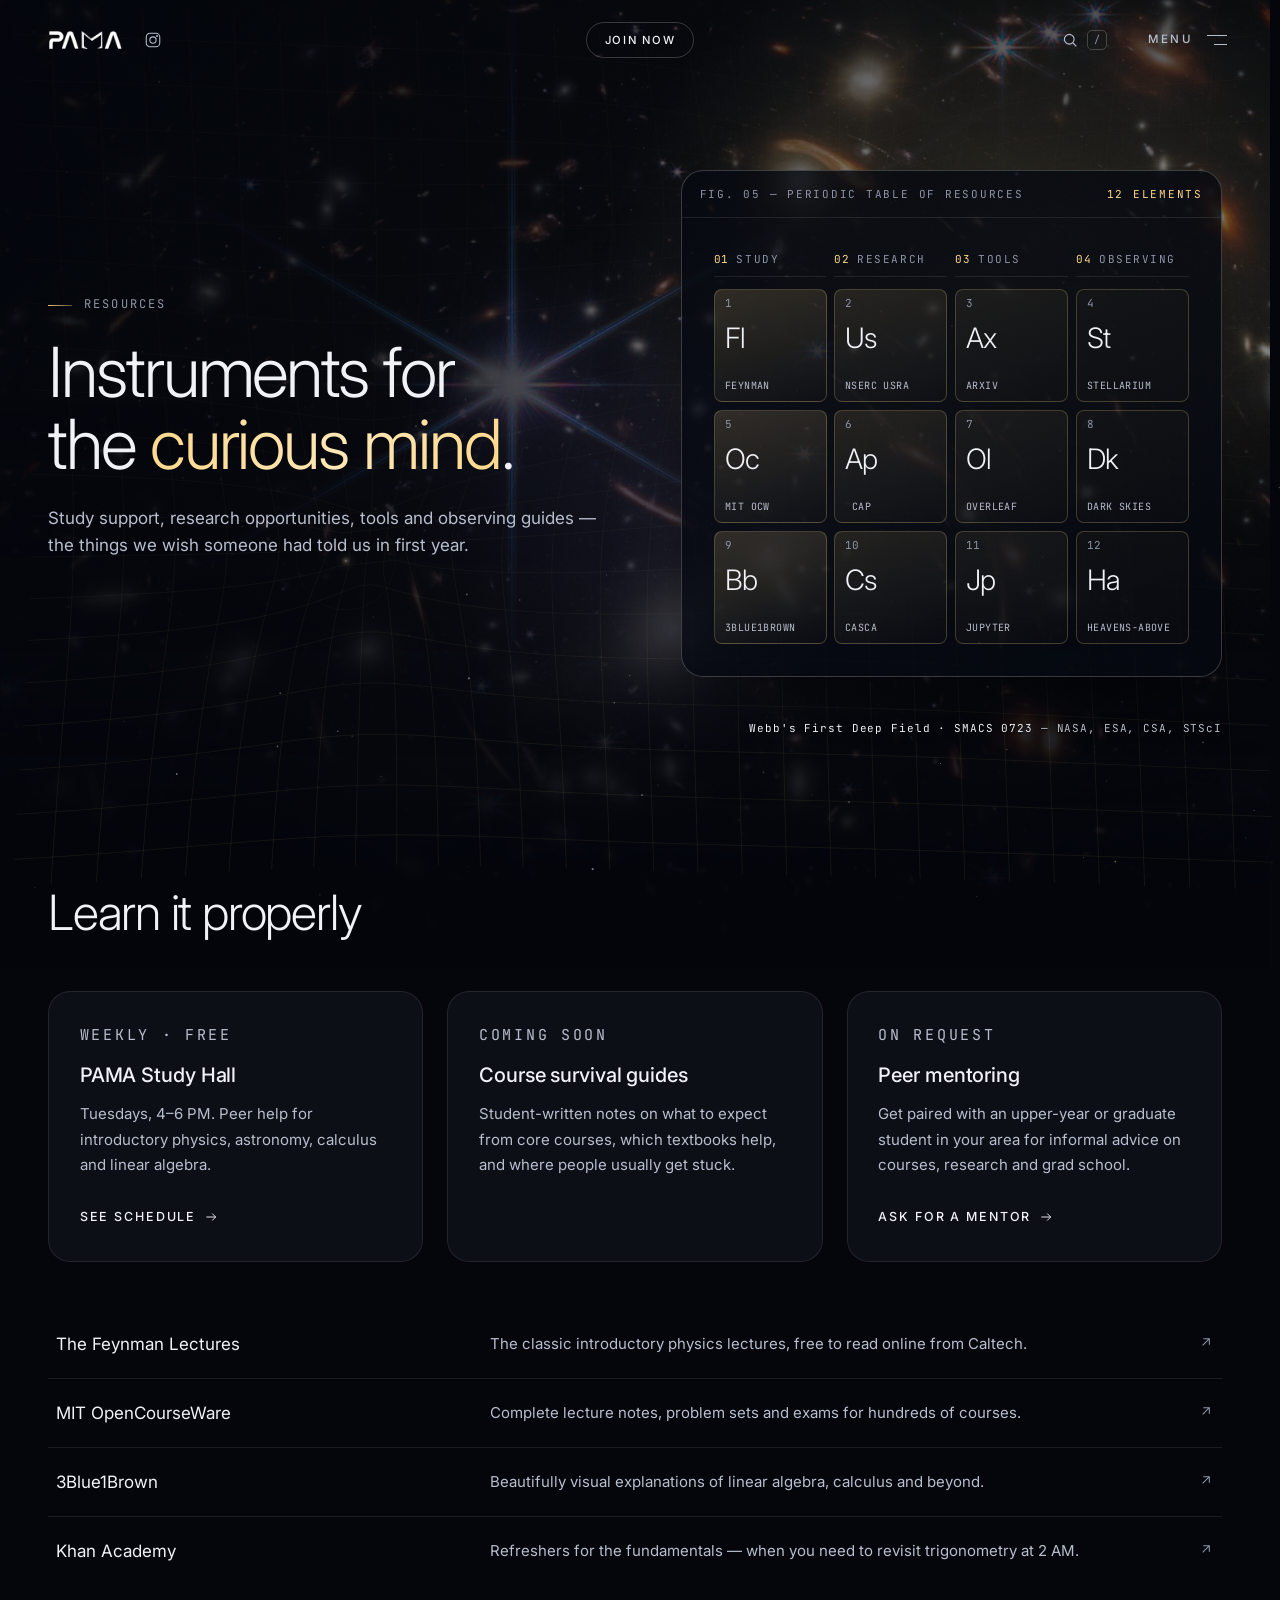
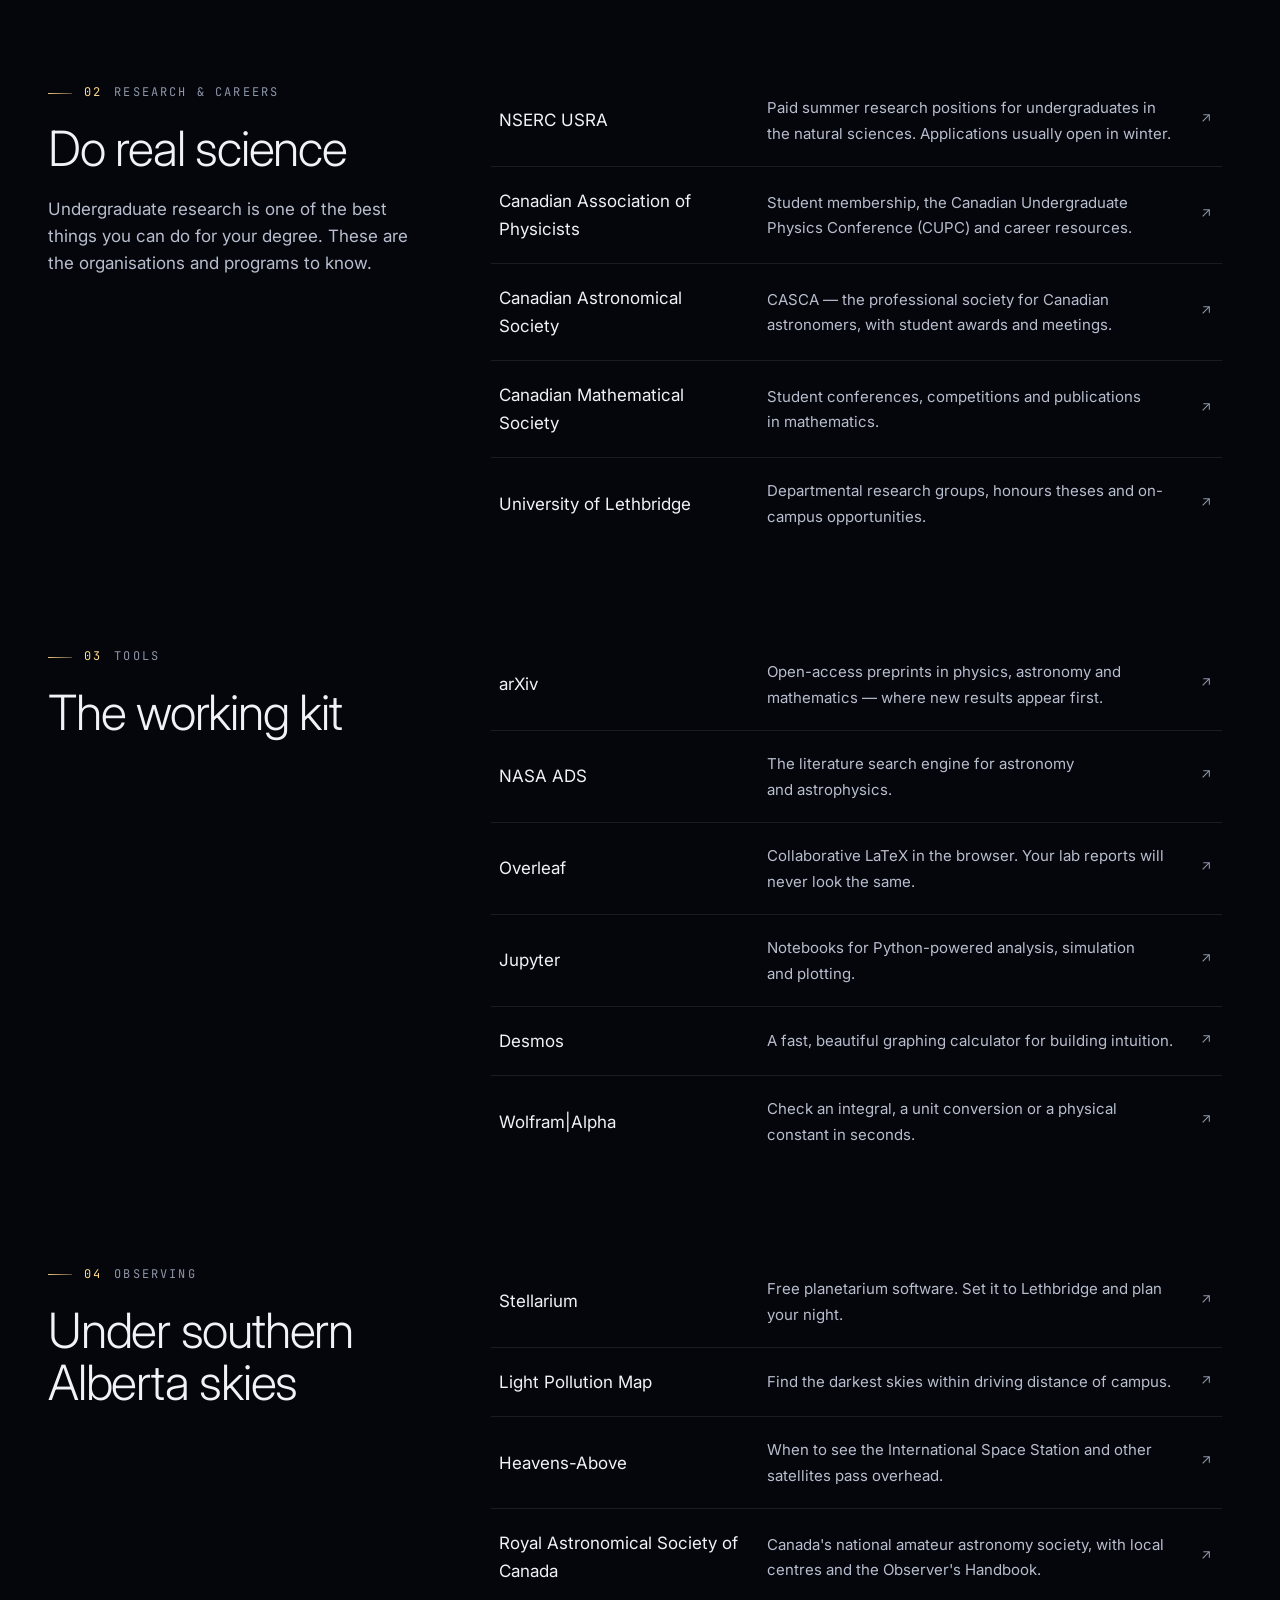
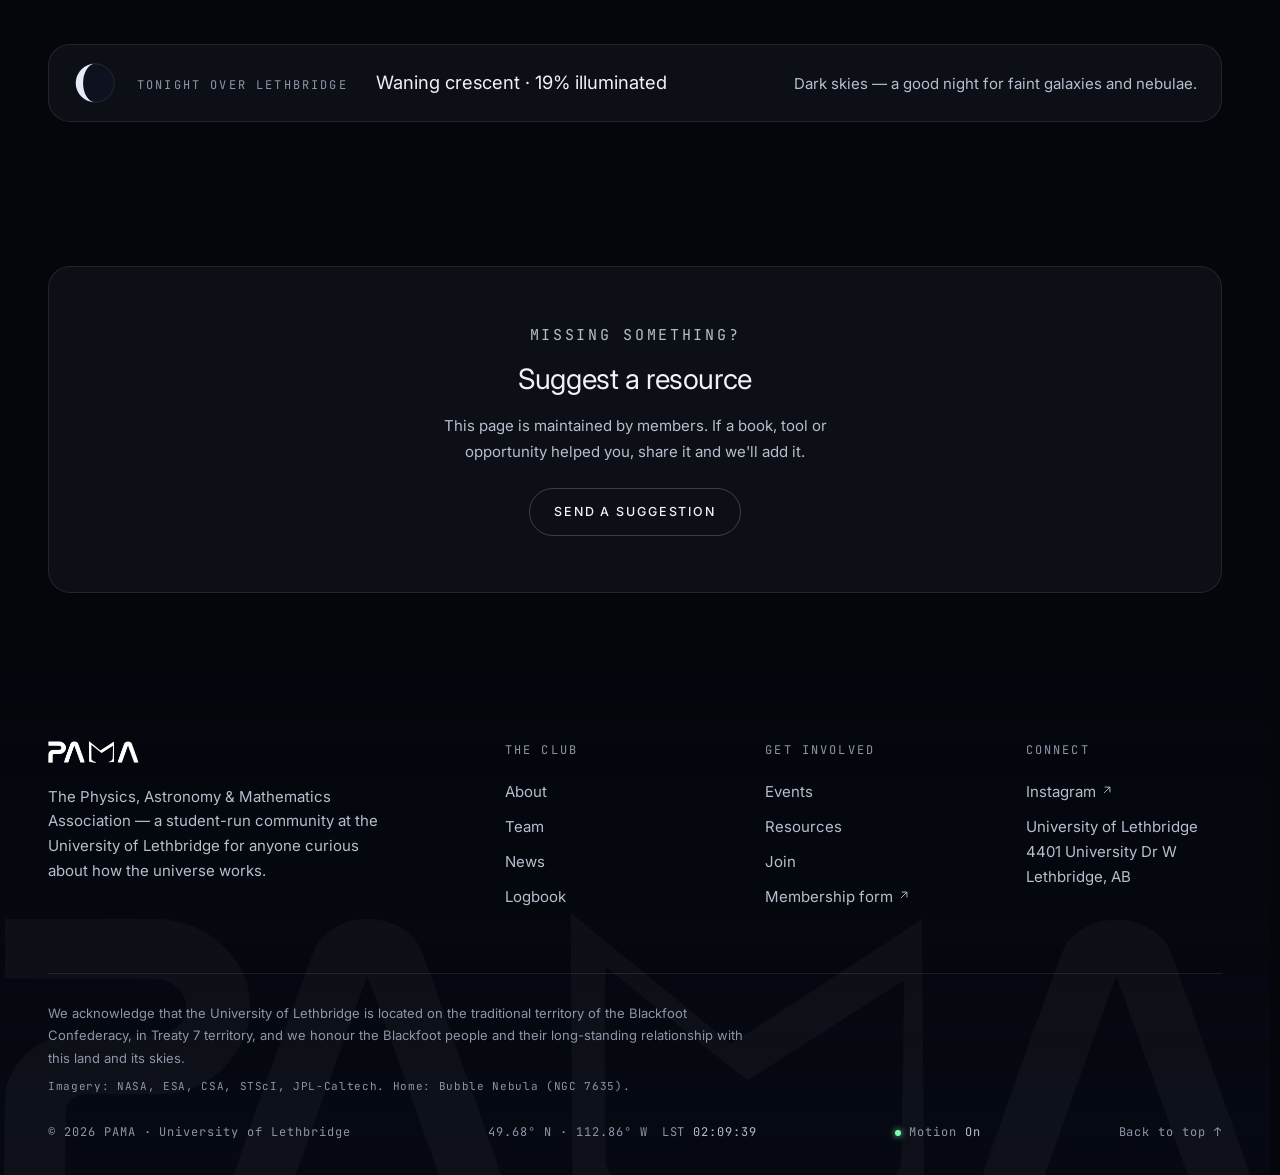
<file: resources.html>
<!doctype html>
<html lang="en">
<head>
  <meta charset="utf-8">
  <meta name="viewport" content="width=device-width, initial-scale=1">
  <title>Resources — PAMA · University of Lethbridge</title>
  <meta name="description" content="Study support, research opportunities, tools and observing guides curated by PAMA for physics, astronomy and mathematics students.">
  <meta name="theme-color" content="#04060c">
  <meta property="og:type" content="website">
  <meta property="og:site_name" content="PAMA">
  <meta property="og:title" content="PAMA Resources">
  <meta property="og:description" content="Study support, research opportunities, tools and observing guides.">
  <meta property="og:url" content="https://ulethpama.space/resources.html">
  <meta property="og:image" content="https://ulethpama.space/assets/img/og.jpg">
  <meta property="og:image:width" content="1200">
  <meta property="og:image:height" content="630">
  <meta name="twitter:card" content="summary_large_image">
  <link rel="canonical" href="https://ulethpama.space/resources.html">
  <link rel="preload" as="image" href="assets/img/bg/deep-field.jpg" fetchpriority="high">
  <link rel="icon" href="assets/img/favicon.svg" type="image/svg+xml">
  <link rel="apple-touch-icon" href="assets/img/apple-touch-icon.png">
  <link rel="preconnect" href="https://fonts.googleapis.com">
  <link rel="preconnect" href="https://fonts.gstatic.com" crossorigin>
  <link rel="stylesheet" href="https://fonts.googleapis.com/css2?family=Inter:wght@200;300;400;500;600&amp;family=JetBrains+Mono:wght@400&amp;display=swap">
  <link rel="stylesheet" href="assets/css/style.css">
  <script src="assets/js/chrome.js"></script>
  <script src="assets/js/data.js" defer></script>
  <script src="assets/js/main.js" defer></script>
</head>
<body id="top" data-theme="resources">
  <site-header active="resources"></site-header>

  <div class="page">
    <main id="main">

      <section class="page-hero" style="--gx: 76%; --gy: 45%">
        <div class="page-hero__bg" style="background-image:url('assets/img/bg/deep-field.jpg')" aria-hidden="true"></div>
        <div class="container page-hero__grid">
          <div>
            <p class="eyebrow intro">Resources</p>
            <h1 class="h1 intro" style="--d:80ms">Instruments for the <em>curious mind</em>.</h1>
            <p class="lead intro" style="--d:160ms">Study support, research opportunities, tools and observing guides — the things we wish someone had told us in first year.</p>
          </div>
          <div class="page-hero__visual intro" style="--d:220ms">
            <div class="instrument instrument--wide corner-ticks pt">
              <div class="instrument__bar" aria-hidden="true"><span>Fig. 05 — Periodic table of resources</span><span>12 elements</span></div>
              <div class="instrument__body">
                <nav class="pt__groups" aria-label="Jump to a section">
                  <a href="#study" data-g="1"><i>01</i><span>Study</span></a>
                  <a href="#research" data-g="2"><i>02</i><span>Research</span></a>
                  <a href="#tools" data-g="3"><i>03</i><span>Tools</span></a>
                  <a href="#observing" data-g="4"><i>04</i><span>Observing</span></a>
                </nav>
                <div class="pt__grid">
                  <a class="pt__el" data-g="1" style="--i:0" href="https://www.feynmanlectures.caltech.edu/" target="_blank" rel="noopener"><span class="pt__n" aria-hidden="true">1</span><span class="pt__sym" aria-hidden="true">Fl</span><span class="pt__name">Feynman</span></a>
                  <a class="pt__el" data-g="2" style="--i:1" href="https://www.nserc-crsng.gc.ca/" target="_blank" rel="noopener"><span class="pt__n" aria-hidden="true">2</span><span class="pt__sym" aria-hidden="true">Us</span><span class="pt__name">NSERC USRA</span></a>
                  <a class="pt__el" data-g="3" style="--i:2" href="https://arxiv.org/" target="_blank" rel="noopener"><span class="pt__n" aria-hidden="true">3</span><span class="pt__sym" aria-hidden="true">Ax</span><span class="pt__name">arXiv</span></a>
                  <a class="pt__el" data-g="4" style="--i:3" href="https://stellarium.org/" target="_blank" rel="noopener"><span class="pt__n" aria-hidden="true">4</span><span class="pt__sym" aria-hidden="true">St</span><span class="pt__name">Stellarium</span></a>
                  <a class="pt__el" data-g="1" style="--i:4" href="https://ocw.mit.edu/" target="_blank" rel="noopener"><span class="pt__n" aria-hidden="true">5</span><span class="pt__sym" aria-hidden="true">Oc</span><span class="pt__name">MIT OCW</span></a>
                  <a class="pt__el" data-g="2" style="--i:5" href="https://www.cap.ca/" target="_blank" rel="noopener"><span class="pt__n" aria-hidden="true">6</span><span class="pt__sym" aria-hidden="true">Ap</span><span class="pt__name">CAP</span></a>
                  <a class="pt__el" data-g="3" style="--i:6" href="https://www.overleaf.com/" target="_blank" rel="noopener"><span class="pt__n" aria-hidden="true">7</span><span class="pt__sym" aria-hidden="true">Ol</span><span class="pt__name">Overleaf</span></a>
                  <a class="pt__el" data-g="4" style="--i:7" href="https://www.lightpollutionmap.info/" target="_blank" rel="noopener"><span class="pt__n" aria-hidden="true">8</span><span class="pt__sym" aria-hidden="true">Dk</span><span class="pt__name">Dark skies</span></a>
                  <a class="pt__el" data-g="1" style="--i:8" href="https://www.3blue1brown.com/" target="_blank" rel="noopener"><span class="pt__n" aria-hidden="true">9</span><span class="pt__sym" aria-hidden="true">Bb</span><span class="pt__name">3Blue1Brown</span></a>
                  <a class="pt__el" data-g="2" style="--i:9" href="https://casca.ca/" target="_blank" rel="noopener"><span class="pt__n" aria-hidden="true">10</span><span class="pt__sym" aria-hidden="true">Cs</span><span class="pt__name">CASCA</span></a>
                  <a class="pt__el" data-g="3" style="--i:10" href="https://jupyter.org/" target="_blank" rel="noopener"><span class="pt__n" aria-hidden="true">11</span><span class="pt__sym" aria-hidden="true">Jp</span><span class="pt__name">Jupyter</span></a>
                  <a class="pt__el" data-g="4" style="--i:11" href="https://www.heavens-above.com/" target="_blank" rel="noopener"><span class="pt__n" aria-hidden="true">12</span><span class="pt__sym" aria-hidden="true">Ha</span><span class="pt__name">Heavens-Above</span></a>
                </div>
              </div>
            </div>
          </div>
        </div>
        <p class="page-hero__credit"><b>Webb's First Deep Field · SMACS 0723</b> — NASA, ESA, CSA, STScI</p>
      </section>

      <section class="section" aria-label="Resource directory">
        <div class="container">

          <!-- Study -->
          <div class="res-group" id="study">
            <div class="section-head">
              <p class="eyebrow reveal"><span class="idx">01</span><span>Study</span></p>
              <h2 class="h2 reveal">Learn it properly</h2>
            </div>
            <div class="grid grid--3" data-stagger>
              <a class="card card--interactive" href="events.html">
                <p class="card__kicker">Weekly · Free</p>
                <h3 class="h4">PAMA Study Hall</h3>
                <p>Tuesdays, 4–6 PM. Peer help for introductory physics, astronomy, calculus and linear algebra.</p>
                <span class="card__foot"><span class="link"><span>See schedule</span> <span class="i i-arrow" aria-hidden="true"></span></span></span>
              </a>
              <article class="card">
                <p class="card__kicker">Coming soon</p>
                <h3 class="h4">Course survival guides</h3>
                <p>Student-written notes on what to expect from core courses, which textbooks help, and where people usually get stuck.</p>
              </article>
              <a class="card card--interactive" href="join.html#contact">
                <p class="card__kicker">On request</p>
                <h3 class="h4">Peer mentoring</h3>
                <p>Get paired with an upper-year or graduate student in your area for informal advice on courses, research and grad school.</p>
                <span class="card__foot"><span class="link"><span>Ask for a mentor</span> <span class="i i-arrow" aria-hidden="true"></span></span></span>
              </a>
            </div>
            <div class="res-list mt-l" data-stagger>
              <a class="res" href="https://www.feynmanlectures.caltech.edu/" target="_blank" rel="noopener"><span class="res__name">The Feynman Lectures</span><span class="res__desc">The classic introductory physics lectures, free to read online from Caltech.</span><span class="res__go" aria-hidden="true"><span class="i i-out"></span></span></a>
              <a class="res" href="https://ocw.mit.edu/" target="_blank" rel="noopener"><span class="res__name">MIT OpenCourseWare</span><span class="res__desc">Complete lecture notes, problem sets and exams for hundreds of courses.</span><span class="res__go" aria-hidden="true"><span class="i i-out"></span></span></a>
              <a class="res" href="https://www.3blue1brown.com/" target="_blank" rel="noopener"><span class="res__name">3Blue1Brown</span><span class="res__desc">Beautifully visual explanations of linear algebra, calculus and beyond.</span><span class="res__go" aria-hidden="true"><span class="i i-out"></span></span></a>
              <a class="res" href="https://www.khanacademy.org/" target="_blank" rel="noopener"><span class="res__name">Khan Academy</span><span class="res__desc">Refreshers for the fundamentals — when you need to revisit trigonometry at 2 AM.</span><span class="res__go" aria-hidden="true"><span class="i i-out"></span></span></a>
            </div>
          </div>

          <!-- Research -->
          <div class="res-group" id="research">
            <div class="split">
              <div class="split__aside stack" style="--stack:1.25rem">
              <p class="eyebrow reveal"><span class="idx">02</span><span>Research &amp; careers</span></p>
              <h2 class="h2 reveal">Do real science</h2>
              <p class="lead reveal">Undergraduate research is one of the best things you can do for your degree. These are the organisations and programs to know.</p>
              </div>
            <div class="res-list" data-stagger>
              <a class="res" href="https://www.nserc-crsng.gc.ca/" target="_blank" rel="noopener"><span class="res__name">NSERC USRA</span><span class="res__desc">Paid summer research positions for undergraduates in the natural sciences. Applications usually open in winter.</span><span class="res__go" aria-hidden="true"><span class="i i-out"></span></span></a>
              <a class="res" href="https://www.cap.ca/" target="_blank" rel="noopener"><span class="res__name">Canadian Association of Physicists</span><span class="res__desc">Student membership, the Canadian Undergraduate Physics Conference (CUPC) and career resources.</span><span class="res__go" aria-hidden="true"><span class="i i-out"></span></span></a>
              <a class="res" href="https://casca.ca/" target="_blank" rel="noopener"><span class="res__name">Canadian Astronomical Society</span><span class="res__desc">CASCA — the professional society for Canadian astronomers, with student awards and meetings.</span><span class="res__go" aria-hidden="true"><span class="i i-out"></span></span></a>
              <a class="res" href="https://cms.math.ca/" target="_blank" rel="noopener"><span class="res__name">Canadian Mathematical Society</span><span class="res__desc">Student conferences, competitions and publications in mathematics.</span><span class="res__go" aria-hidden="true"><span class="i i-out"></span></span></a>
              <a class="res" href="https://www.uleth.ca/" target="_blank" rel="noopener"><span class="res__name">University of Lethbridge</span><span class="res__desc">Departmental research groups, honours theses and on-campus opportunities.</span><span class="res__go" aria-hidden="true"><span class="i i-out"></span></span></a>
            </div>
            </div>
          </div>

          <!-- Tools -->
          <div class="res-group" id="tools">
            <div class="split">
              <div class="split__aside stack" style="--stack:1.25rem">
              <p class="eyebrow reveal"><span class="idx">03</span><span>Tools</span></p>
              <h2 class="h2 reveal">The working kit</h2>
              </div>
            <div class="res-list" data-stagger>
              <a class="res" href="https://arxiv.org/" target="_blank" rel="noopener"><span class="res__name">arXiv</span><span class="res__desc">Open-access preprints in physics, astronomy and mathematics — where new results appear first.</span><span class="res__go" aria-hidden="true"><span class="i i-out"></span></span></a>
              <a class="res" href="https://ui.adsabs.harvard.edu/" target="_blank" rel="noopener"><span class="res__name">NASA ADS</span><span class="res__desc">The literature search engine for astronomy and astrophysics.</span><span class="res__go" aria-hidden="true"><span class="i i-out"></span></span></a>
              <a class="res" href="https://www.overleaf.com/" target="_blank" rel="noopener"><span class="res__name">Overleaf</span><span class="res__desc">Collaborative LaTeX in the browser. Your lab reports will never look the same.</span><span class="res__go" aria-hidden="true"><span class="i i-out"></span></span></a>
              <a class="res" href="https://jupyter.org/" target="_blank" rel="noopener"><span class="res__name">Jupyter</span><span class="res__desc">Notebooks for Python-powered analysis, simulation and plotting.</span><span class="res__go" aria-hidden="true"><span class="i i-out"></span></span></a>
              <a class="res" href="https://www.desmos.com/calculator" target="_blank" rel="noopener"><span class="res__name">Desmos</span><span class="res__desc">A fast, beautiful graphing calculator for building intuition.</span><span class="res__go" aria-hidden="true"><span class="i i-out"></span></span></a>
              <a class="res" href="https://www.wolframalpha.com/" target="_blank" rel="noopener"><span class="res__name">Wolfram|Alpha</span><span class="res__desc">Check an integral, a unit conversion or a physical constant in seconds.</span><span class="res__go" aria-hidden="true"><span class="i i-out"></span></span></a>
            </div>
            </div>
          </div>

          <!-- Observing -->
          <div class="res-group" id="observing">
            <div class="split">
              <div class="split__aside stack" style="--stack:1.25rem">
              <p class="eyebrow reveal"><span class="idx">04</span><span>Observing</span></p>
              <h2 class="h2 reveal">Under southern Alberta skies</h2>
              </div>

            <div class="res-list" data-stagger>
              <a class="res" href="https://stellarium.org/" target="_blank" rel="noopener"><span class="res__name">Stellarium</span><span class="res__desc">Free planetarium software. Set it to Lethbridge and plan your night.</span><span class="res__go" aria-hidden="true"><span class="i i-out"></span></span></a>
              <a class="res" href="https://www.lightpollutionmap.info/" target="_blank" rel="noopener"><span class="res__name">Light Pollution Map</span><span class="res__desc">Find the darkest skies within driving distance of campus.</span><span class="res__go" aria-hidden="true"><span class="i i-out"></span></span></a>
              <a class="res" href="https://www.heavens-above.com/" target="_blank" rel="noopener"><span class="res__name">Heavens-Above</span><span class="res__desc">When to see the International Space Station and other satellites pass overhead.</span><span class="res__go" aria-hidden="true"><span class="i i-out"></span></span></a>
              <a class="res" href="https://www.rasc.ca/" target="_blank" rel="noopener"><span class="res__name">Royal Astronomical Society of Canada</span><span class="res__desc">Canada's national amateur astronomy society, with local centres and the Observer's Handbook.</span><span class="res__go" aria-hidden="true"><span class="i i-out"></span></span></a>
            </div>
            </div>
            <!-- Tonight's moon, as a strip across the foot of the section -->
            <div class="sky sky--strip reveal" data-moon></div>
          </div>

        </div>
      </section>

      <section class="section section--tight" aria-labelledby="suggest-title">
        <div class="container">
          <div class="card card--center reveal">
            <p class="card__kicker">Missing something?</p>
            <h2 class="h3" id="suggest-title">Suggest a resource</h2>
            <p class="mt-s">This page is maintained by members. If a book, tool or opportunity helped you, share it and we'll add it.</p>
            <div class="card__foot"><a class="btn" href="join.html#contact">Send a suggestion</a></div>
          </div>
        </div>
      </section>

    </main>
    <site-footer></site-footer>
  </div>
</body>
</html>
</file>
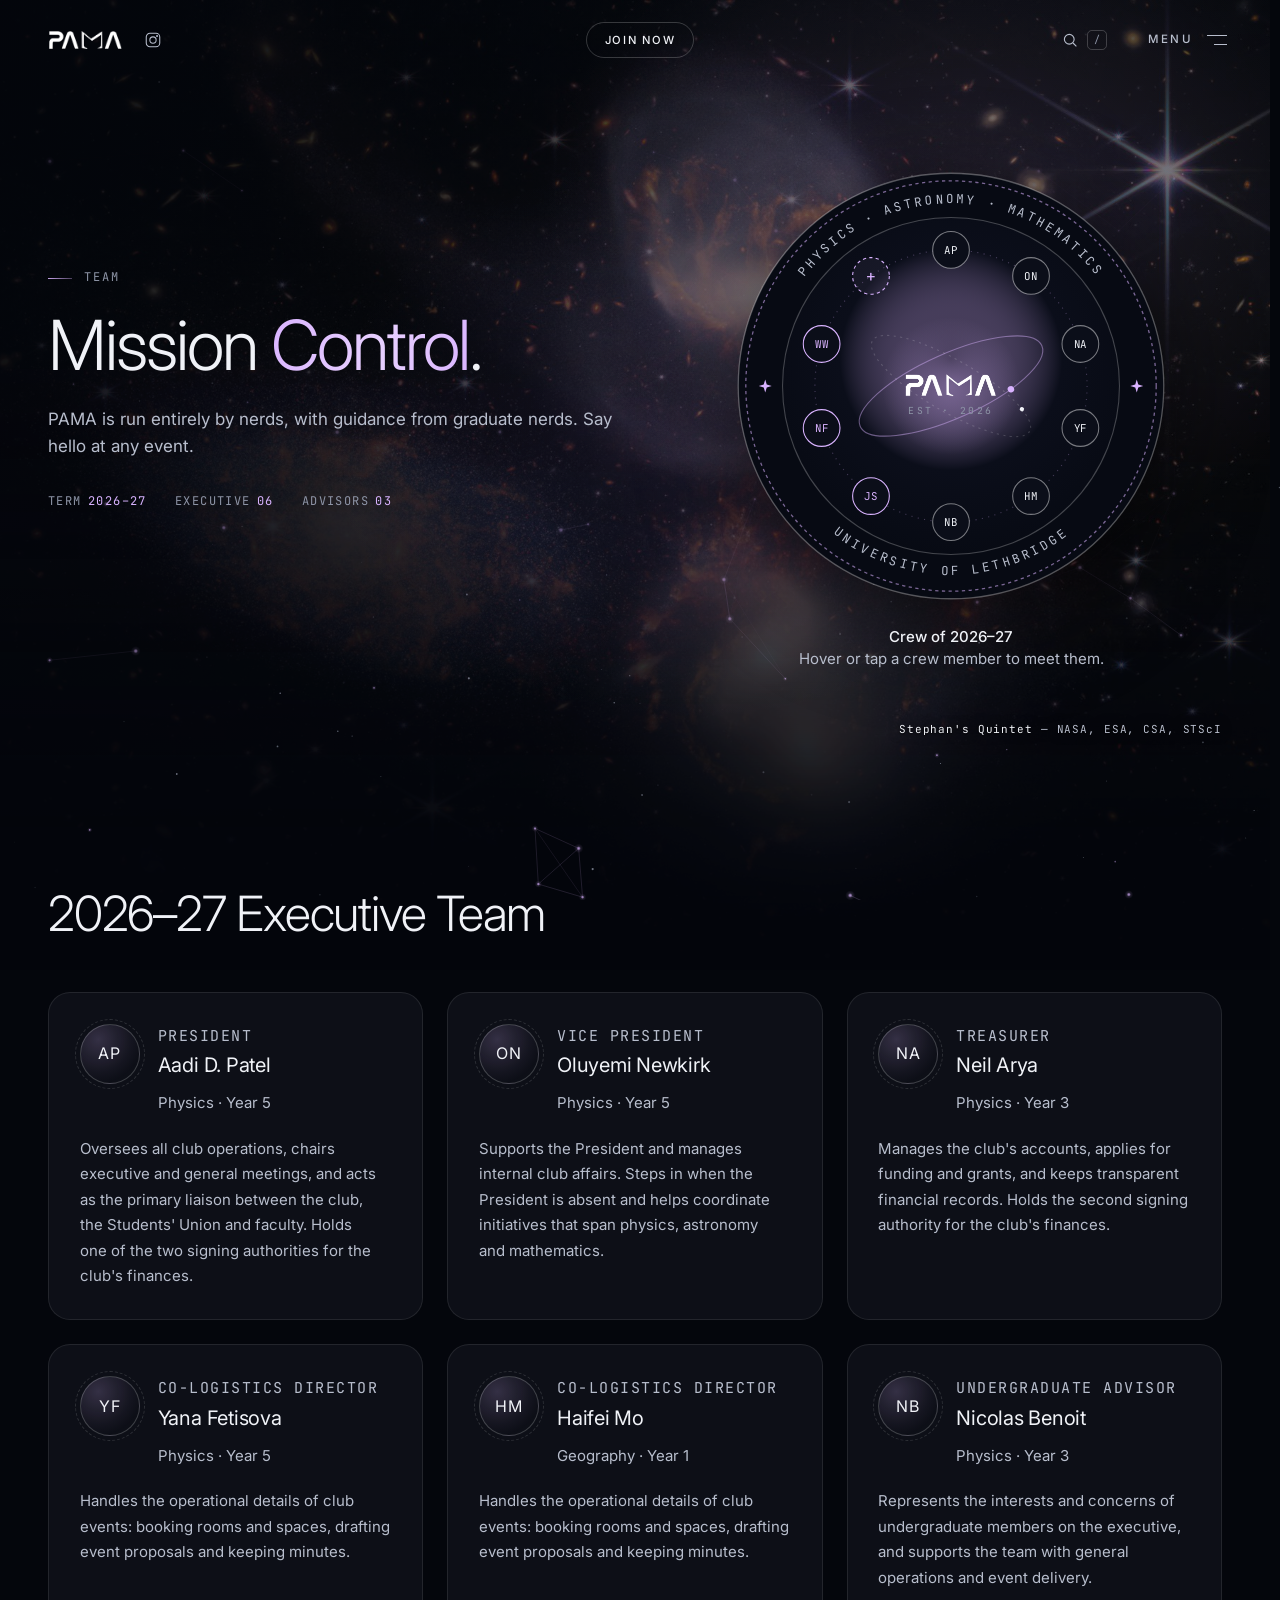
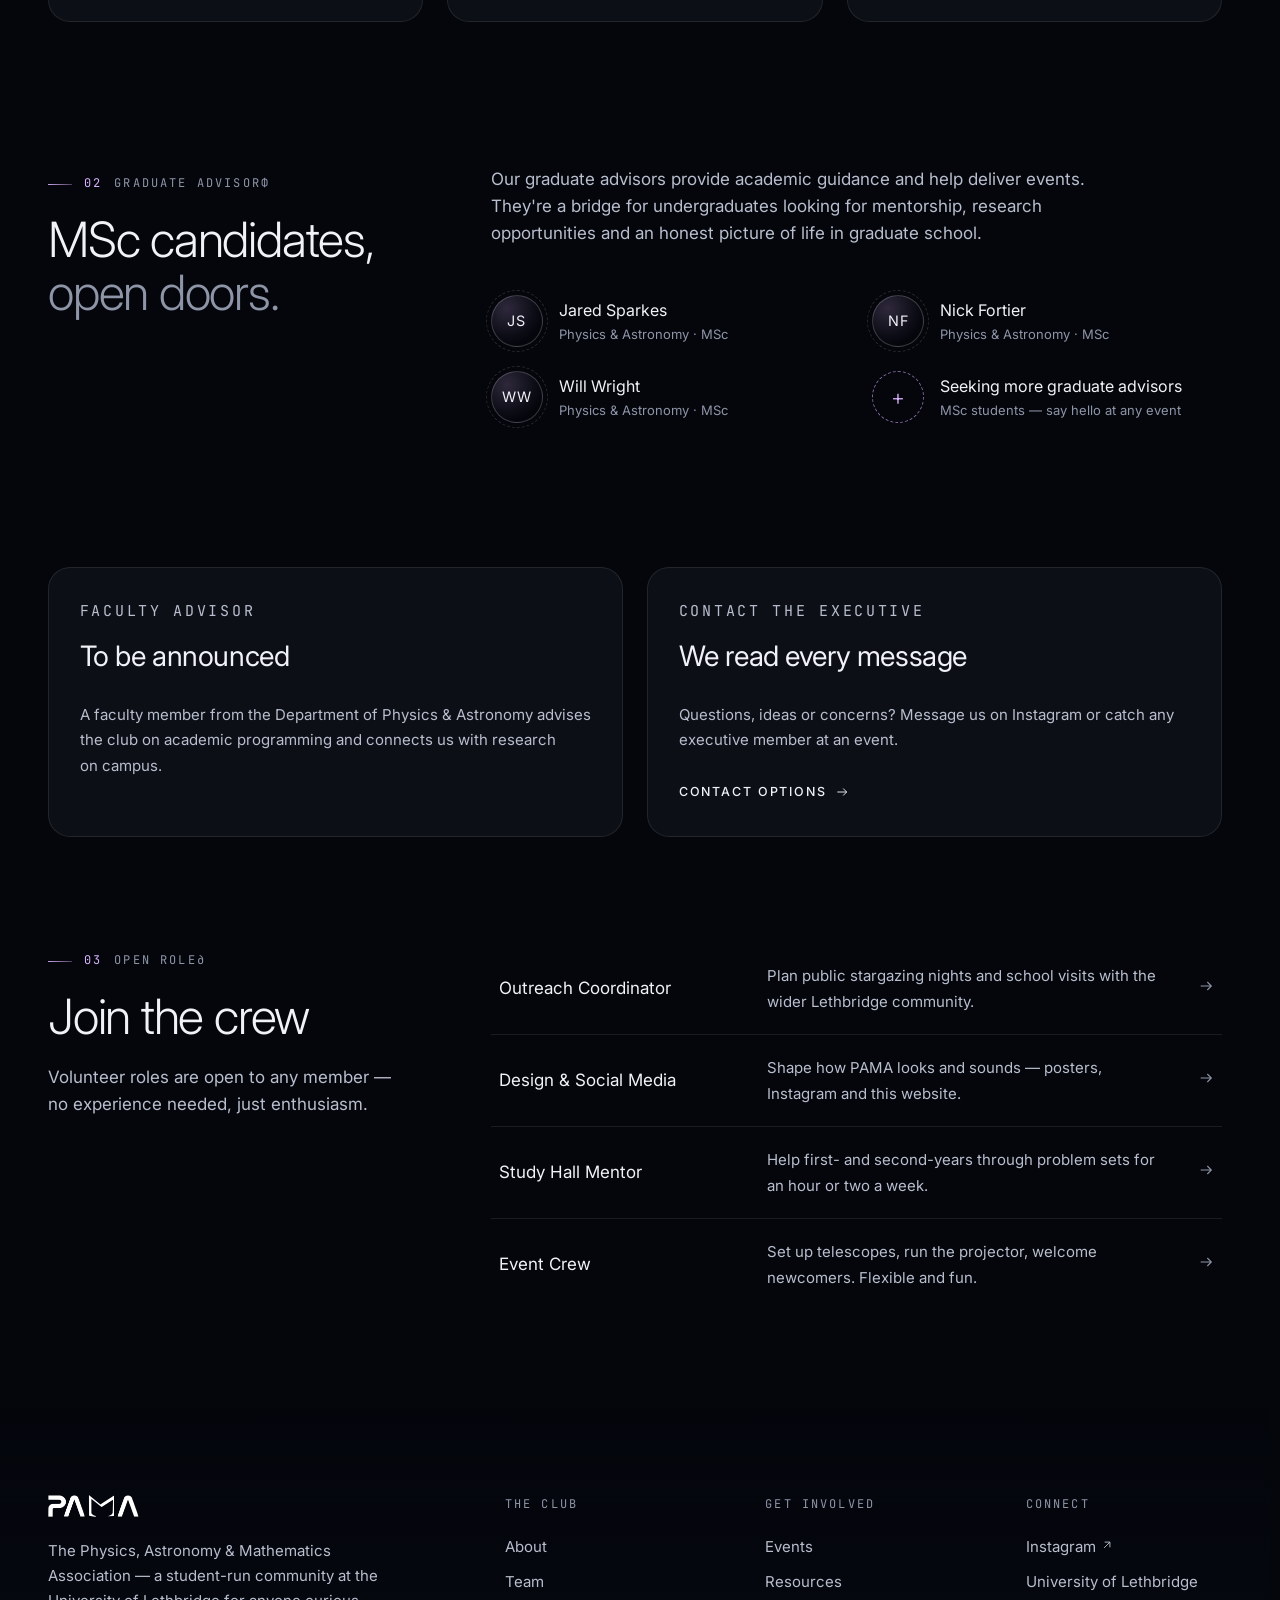
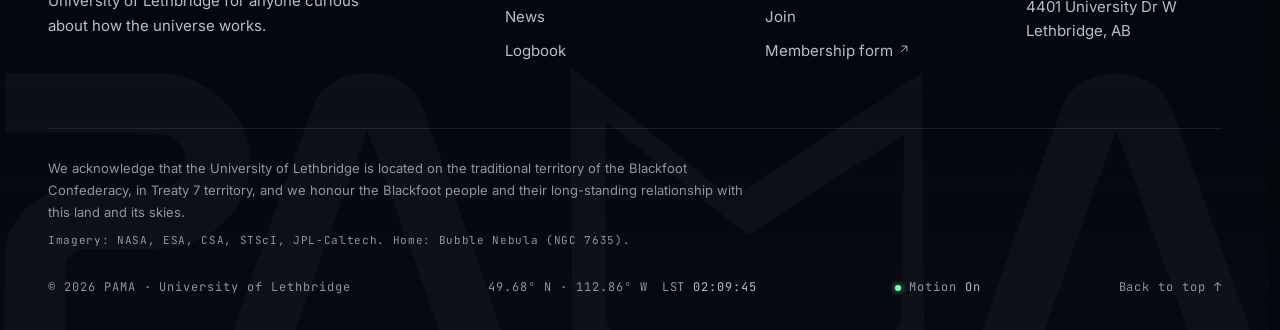
<file: team.html>
<!doctype html>
<html lang="en">
<head>
  <meta charset="utf-8">
  <meta name="viewport" content="width=device-width, initial-scale=1">
  <title>Team — PAMA · University of Lethbridge</title>
  <meta name="description" content="Meet the 2026–27 executive team and graduate advisory board of PAMA at the University of Lethbridge.">
  <meta name="theme-color" content="#04060c">
  <meta property="og:type" content="website">
  <meta property="og:site_name" content="PAMA">
  <meta property="og:title" content="The PAMA Team">
  <meta property="og:description" content="Meet the 2026–27 executive and graduate advisory board.">
  <meta property="og:url" content="https://ulethpama.space/team.html">
  <meta property="og:image" content="https://ulethpama.space/assets/img/og.jpg">
  <meta property="og:image:width" content="1200">
  <meta property="og:image:height" content="630">
  <meta name="twitter:card" content="summary_large_image">
  <link rel="canonical" href="https://ulethpama.space/team.html">
  <link rel="preload" as="image" href="assets/img/bg/stephans-quintet.jpg" fetchpriority="high">
  <link rel="icon" href="assets/img/favicon.svg" type="image/svg+xml">
  <link rel="apple-touch-icon" href="assets/img/apple-touch-icon.png">
  <link rel="preconnect" href="https://fonts.googleapis.com">
  <link rel="preconnect" href="https://fonts.gstatic.com" crossorigin>
  <link rel="stylesheet" href="https://fonts.googleapis.com/css2?family=Inter:wght@200;300;400;500;600&amp;family=JetBrains+Mono:wght@400&amp;display=swap">
  <link rel="stylesheet" href="assets/css/style.css">
  <script src="assets/js/chrome.js"></script>
  <script src="assets/js/data.js" defer></script>
  <script src="assets/js/main.js" defer></script>
</head>
<body id="top" data-theme="team">
  <site-header active="team"></site-header>

  <div class="page">
    <main id="main">

      <section class="page-hero" style="--gx: 72%; --gy: 40%">
        <div class="page-hero__bg" style="background-image:url('assets/img/bg/stephans-quintet.jpg')" aria-hidden="true"></div>
        <div class="container page-hero__grid">
          <div>
            <p class="eyebrow intro">Team</p>
            <h1 class="h1 intro" style="--d:80ms">Mission <em>Control</em>.</h1>
            <p class="lead intro" style="--d:160ms">PAMA is run entirely by nerds, with guidance from graduate nerds. Say hello at any event.</p>
            <p class="page-hero__meta intro" style="--d:240ms"><span><span>Term</span><b>2026–27</b></span><span><span>Executive</span><b>06</b></span><span><span>Advisors</span><b>03</b></span></p>
          </div>
          <div class="page-hero__visual intro" style="--d:220ms">
            <figure class="patch" data-patch>
              <svg viewBox="-200 -200 400 400" role="group" aria-label="PAMA crew patch, 2026–27"></svg>
              <figcaption class="patch__tip" data-const-tip><strong>Crew of 2026–27</strong><span>Hover or tap a crew member to meet them.</span></figcaption>
            </figure>
          </div>
        </div>
        <p class="page-hero__credit"><b>Stephan's Quintet</b> — NASA, ESA, CSA, STScI</p>
      </section>

      <!-- Executive -->
      <section class="section" aria-labelledby="exec-title">
        <div class="container">
          <div class="section-head">
            <p class="eyebrow reveal"><span class="idx">01</span><span>Executive</span></p>
            <h2 class="h2 reveal" id="exec-title">2026–27 Executive Team</h2>
          </div>
          <div class="grid grid--3" data-stagger>
            <article class="card person" id="p-ap" data-person>
              <div class="person__head">
                <div class="person__avatar" aria-hidden="true">AP</div>
                <div><p class="person__role">President</p><h3 class="person__name">Aadi D. Patel</h3><p class="person__program">Physics · Year 5</p></div>
              </div>
              <p>Oversees all club operations, chairs executive and general meetings, and acts as the primary liaison between the club, the Students' Union and faculty. Holds one of the two signing authorities for the club's finances.</p>
            </article>
            <article class="card person" id="p-on" data-person>
              <div class="person__head">
                <div class="person__avatar" aria-hidden="true">ON</div>
                <div><p class="person__role">Vice President</p><h3 class="person__name">Oluyemi Newkirk</h3><p class="person__program">Physics · Year 5</p></div>
              </div>
              <p>Supports the President and manages internal club affairs. Steps in when the President is absent and helps coordinate initiatives that span physics, astronomy and mathematics.</p>
            </article>
            <article class="card person" id="p-na" data-person>
              <div class="person__head">
                <div class="person__avatar" aria-hidden="true">NA</div>
                <div><p class="person__role">Treasurer</p><h3 class="person__name">Neil Arya</h3><p class="person__program">Physics · Year 3</p></div>
              </div>
              <p>Manages the club's accounts, applies for funding and grants, and keeps transparent financial records. Holds the second signing authority for the club's finances.</p>
            </article>
            <article class="card person" id="p-yf" data-person>
              <div class="person__head">
                <div class="person__avatar" aria-hidden="true">YF</div>
                <div><p class="person__role">Co-Logistics Director</p><h3 class="person__name">Yana Fetisova</h3><p class="person__program">Physics · Year 5</p></div>
              </div>
              <p>Handles the operational details of club events: booking rooms and spaces, drafting event proposals and keeping minutes.</p>
            </article>
            <article class="card person" id="p-hm" data-person>
              <div class="person__head">
                <div class="person__avatar" aria-hidden="true">HM</div>
                <div><p class="person__role">Co-Logistics Director</p><h3 class="person__name">Haifei Mo</h3><p class="person__program">Geography · Year 1</p></div>
              </div>
              <p>Handles the operational details of club events: booking rooms and spaces, drafting event proposals and keeping minutes.</p>
            </article>
            <article class="card person" id="p-nb" data-person>
              <div class="person__head">
                <div class="person__avatar" aria-hidden="true">NB</div>
                <div><p class="person__role">Undergraduate Advisor</p><h3 class="person__name">Nicolas Benoit</h3><p class="person__program">Physics · Year 3</p></div>
              </div>
              <p>Represents the interests and concerns of undergraduate members on the executive, and supports the team with general operations and event delivery.</p>
            </article>
          </div>
        </div>
      </section>

      <!-- Graduate advisory -->
      <section class="section" aria-labelledby="grad-title">
        <div class="container">
          <div class="split">
            <div class="split__aside stack" style="--stack:1.25rem">
              <p class="eyebrow reveal"><span class="idx">02</span><span>Graduate advisory</span></p>
              <h2 class="h2 reveal" id="grad-title">MSc candidates,<br><span class="faint">open doors.</span></h2>
            </div>
            <div>
              <p class="lead reveal">Our graduate advisors provide academic guidance and help deliver events. They're a bridge for undergraduates looking for mentorship, research opportunities and an honest picture of life in graduate school.</p>
              <div class="people-row mt-l" data-stagger>
                <div class="who" id="p-js" data-person data-grad><div class="person__avatar" aria-hidden="true">JS</div><span><span class="person__name-sm">Jared Sparkes</span><small>Physics &amp; Astronomy · MSc</small></span></div>
                <div class="who" id="p-nf" data-person data-grad><div class="person__avatar" aria-hidden="true">NF</div><span><span class="person__name-sm">Nick Fortier</span><small>Physics &amp; Astronomy · MSc</small></span></div>
                <div class="who" id="p-ww" data-person data-grad><div class="person__avatar" aria-hidden="true">WW</div><span><span class="person__name-sm">Will Wright</span><small>Physics &amp; Astronomy · MSc</small></span></div>
                <div class="who who--open" id="p-open" data-person data-grad data-open><div class="person__avatar" aria-hidden="true">+</div><span><span class="person__name-sm">Seeking more graduate advisors</span><small>MSc students — say hello at any event</small></span></div>
              </div>
            </div>
          </div>
        </div>
      </section>

      <!-- Faculty & contact -->
      <section class="section section--tight" aria-labelledby="fac-title">
        <h2 class="sr-only" id="fac-title">Faculty advisor and contact</h2>
        <div class="container">
          <div class="grid grid--2" data-stagger>
            <article class="card">
              <p class="card__kicker">Faculty advisor</p>
              <h3 class="h3">To be announced</h3>
              <p class="mt-s">A faculty member from the Department of Physics &amp; Astronomy advises the club on academic programming and connects us with research on campus.</p>
            </article>
            <a class="card card--interactive" href="join.html#contact">
              <p class="card__kicker">Contact the executive</p>
              <h3 class="h3">We read every message</h3>
              <p class="mt-s">Questions, ideas or concerns? Message us on Instagram or catch any executive member at an event.</p>
              <span class="card__foot"><span class="link"><span>Contact options</span> <span class="i i-arrow" aria-hidden="true"></span></span></span>
            </a>
          </div>
        </div>
      </section>

      <!-- Volunteer -->
      <section class="section" aria-labelledby="vol-title">
        <div class="container">
          <div class="split">
            <div class="split__aside stack" style="--stack:1.25rem">
              <p class="eyebrow reveal"><span class="idx">03</span><span>Open roles</span></p>
              <h2 class="h2 reveal" id="vol-title">Join the crew</h2>
              <p class="lead reveal">Volunteer roles are open to any member — no experience needed, just enthusiasm.</p>
            </div>
            <div class="res-list" data-stagger>
              <a class="res" href="join.html#contact"><span class="res__name">Outreach Coordinator</span><span class="res__desc">Plan public stargazing nights and school visits with the wider Lethbridge community.</span><span class="res__go" aria-hidden="true"><span class="i i-arrow"></span></span></a>
              <a class="res" href="join.html#contact"><span class="res__name">Design &amp; Social Media</span><span class="res__desc">Shape how PAMA looks and sounds — posters, Instagram and this website.</span><span class="res__go" aria-hidden="true"><span class="i i-arrow"></span></span></a>
              <a class="res" href="join.html#contact"><span class="res__name">Study Hall Mentor</span><span class="res__desc">Help first- and second-years through problem sets for an hour or two a week.</span><span class="res__go" aria-hidden="true"><span class="i i-arrow"></span></span></a>
              <a class="res" href="join.html#contact"><span class="res__name">Event Crew</span><span class="res__desc">Set up telescopes, run the projector, welcome newcomers. Flexible and fun.</span><span class="res__go" aria-hidden="true"><span class="i i-arrow"></span></span></a>
            </div>
          </div>
        </div>
      </section>

    </main>
    <site-footer></site-footer>
  </div>
</body>
</html>
</file>
<file: assets/css/style.css>
/* ==========================================================================
   PAMA — Physics, Astronomy & Mathematics Association
   Design system: futuristic minimalism. One accent, hairlines, quiet motion.

   Everything is sized in rem, and the root size grows on large screens,
   so the whole site scales up cleanly on big monitors.

   Contents
     1. Tokens            7. Sections & cards    13. Resources / FAQ / join
     2. Reset & base      8. Home                14. Footer
     3. Typography        9. Page heroes         15. Motion
     4. Buttons & icons  10. Events              16. Utilities
     5. Header & menu    11. News
     6. Landing hero     12. Team / about
   ========================================================================== */

/* 1. Tokens ---------------------------------------------------------------- */
:root {
  --bg: #04060c;
  --bg-2: #080b15;
  --surface: rgba(255, 255, 255, 0.03);
  --surface-hover: rgba(255, 255, 255, 0.055);
  --line: rgba(255, 255, 255, 0.09);
  --line-strong: rgba(255, 255, 255, 0.2);

  --text: #f0f2f7;
  --text-2: #b8becd;
  --text-3: #8e95a7;           /* ≥ 6:1 on --bg */

  --accent: #9edcff;           /* one accent per page — see "Page themes" */
  --accent-rgb: 158, 220, 255;
  --accent-soft: rgba(var(--accent-rgb), 0.14);
  --signal: #ffcf8f;           /* "next up" / live only */

  --font-sans: "Inter", ui-sans-serif, system-ui, -apple-system, "Segoe UI", sans-serif;
  --font-mono: "JetBrains Mono", ui-monospace, "SFMono-Regular", Consolas, monospace;
  --font-math: "STIX Two Text", "Cambria Math", "Latin Modern Math", Georgia, serif;

  /* Type scale — keep to these steps */
  --fs-micro: 0.6875rem;   /* 11px */
  --fs-label: 0.75rem;     /* 12px */
  --fs-sm: 0.9375rem;      /* 15px */
  --fs-body: 1rem;
  --fs-h5: 1.0625rem;
  --fs-h4: 1.25rem;
  --fs-h3: clamp(1.5rem, 2.2vw, 1.875rem);
  --track-label: 0.18em;
  --track-caps: 0.15em;

  --ease: cubic-bezier(0.19, 1, 0.22, 1);
  --ease-soft: cubic-bezier(0.4, 0, 0.2, 1);

  --container: 80rem;
  --gutter: clamp(1.25rem, 4vw, 3rem);
  --section: clamp(4rem, 7.5vw, 7.5rem);
  --radius: 0.875rem;
  --radius-lg: 1.375rem;
  --header-h: 5rem;
  --hero-h: max(100svh, 40rem);

  /* Inline icons (data URIs so they also work from file://) */
  --i-arrow: url("data:image/svg+xml,%3Csvg xmlns='http://www.w3.org/2000/svg' viewBox='0 0 24 24' fill='none' stroke='black' stroke-width='1.6'%3E%3Cpath d='M4 12h16m-6-6 6 6-6 6'/%3E%3C/svg%3E");
  --i-out: url("data:image/svg+xml,%3Csvg xmlns='http://www.w3.org/2000/svg' viewBox='0 0 24 24' fill='none' stroke='black' stroke-width='1.6'%3E%3Cpath d='M7 17 17 7M8 7h9v9'/%3E%3C/svg%3E");
  --i-plus: url("data:image/svg+xml,%3Csvg xmlns='http://www.w3.org/2000/svg' viewBox='0 0 24 24' fill='none' stroke='black' stroke-width='1.6'%3E%3Cpath d='M12 5v14M5 12h14'/%3E%3C/svg%3E");

  color-scheme: dark;
}
@media (max-width: 640px) { :root { --hero-h: max(100svh, 34rem); --header-h: 4.25rem; } }

/* 2. Reset & base ---------------------------------------------------------- */
*, *::before, *::after { box-sizing: border-box; }
html { font-size: 100%; -webkit-text-size-adjust: 100%; scroll-behavior: smooth; scroll-padding-top: 6rem; scrollbar-width: thin; scrollbar-color: rgba(255, 255, 255, .16) var(--bg); scrollbar-gutter: stable; -webkit-tap-highlight-color: transparent; }
@media (min-width: 1440px) { html { font-size: 106.25%; } }  /* 17px */
@media (min-width: 1760px) { html { font-size: 112.5%; } }   /* 18px */
@media (min-width: 2200px) { html { font-size: 125%; } }     /* 20px */
body {
  margin: 0; min-height: 100vh;
  background: var(--bg); color: var(--text);
  font-family: var(--font-sans); font-size: var(--fs-body); line-height: 1.65; font-weight: 400;
  -webkit-font-smoothing: antialiased; -moz-osx-font-smoothing: grayscale;
  overflow-x: clip;
}
img, svg, canvas { display: block; max-width: 100%; }
a { color: inherit; text-decoration: none; }
button { font: inherit; color: inherit; background: none; border: 0; padding: 0; cursor: pointer; }
h1, h2, h3, h4, p, ul, ol, dl, dd, figure, blockquote { margin: 0; }
h1, h2, h3, h4 { font-weight: inherit; font-size: inherit; }
::selection { background: var(--accent); color: var(--bg); }
:focus-visible { outline: 2px solid var(--accent); outline-offset: 4px; border-radius: 4px; }


.skip-link {
  position: fixed; top: 0.75rem; left: 0.75rem; z-index: 200;
  padding: 0.625rem 1rem; border-radius: 999px; background: var(--text); color: var(--bg);
  font-size: 0.8125rem; font-weight: 500;
  transform: translateY(-160%); transition: transform .3s var(--ease);
}
.skip-link:focus { transform: none; }
.sr-only { position: absolute !important; width: 1px; height: 1px; padding: 0; margin: -1px; overflow: hidden; clip: rect(0 0 0 0); white-space: nowrap; border: 0; }

.starfield { position: fixed; inset: 0; z-index: 0; width: 100%; height: 100%; pointer-events: none; }
.page { position: relative; z-index: 1; }

/* 3. Typography ------------------------------------------------------------ */
/* Shared micro-label: every small mono caption uses this recipe */
.eyebrow, .card__kicker, .pillar__num, .event__mon, .post__meta, .article__date,
.sky__label, .contact-grid dt, .footer-col__title, .timeline__year, .person__role,
.placeholder-note, .month-label, .page-hero__meta, .offer__n, .label {
  font-family: var(--font-mono); font-size: var(--fs-label); font-weight: 400;
  letter-spacing: var(--track-label); text-transform: uppercase; color: var(--text-3);
}
.eyebrow { display: inline-flex; align-items: center; gap: 0.75rem; }
.eyebrow::before { content: ""; width: 1.5rem; height: 1px; background: linear-gradient(90deg, rgba(var(--accent-rgb), .9), rgba(var(--accent-rgb), .35)); }
.eyebrow .idx { color: var(--accent); }
.eyebrow--plain::before { display: none; }

.display { font-size: clamp(2.75rem, 6.5vw, 6rem); font-weight: 300; line-height: 1.02; letter-spacing: -0.035em; }
.h1 { font-size: clamp(2.5rem, 5.4vw, 4.75rem); font-weight: 300; line-height: 1.04; letter-spacing: -0.03em; }
.h2 { font-size: clamp(2rem, 3.8vw, 3.25rem); font-weight: 300; line-height: 1.08; letter-spacing: -0.025em; }
.h3 { font-size: var(--fs-h3); font-weight: 400; line-height: 1.25; letter-spacing: -0.015em; }
.h4 { font-size: var(--fs-h4); font-weight: 500; line-height: 1.35; letter-spacing: -0.005em; }
.lead { font-size: clamp(1.0625rem, 1.25vw, 1.3rem); line-height: 1.6; color: var(--text-2); font-weight: 400; max-width: 58ch; }
.lead strong { color: var(--text); font-weight: 500; }
.statement { font-size: clamp(1.6rem, 3.1vw, 2.75rem); font-weight: 300; line-height: 1.22; letter-spacing: -0.022em; max-width: 26ch; }
.statement em { font-style: normal; color: var(--accent); }
/* One accent phrase per page headline, in the page's colour with a soft inner light */
.h1 em, .h2 em {
  font-style: normal; color: var(--accent);
  background: linear-gradient(105deg, var(--accent) 0%, color-mix(in srgb, var(--accent) 62%, #fff) 55%, var(--accent) 100%);
  -webkit-background-clip: text; background-clip: text; -webkit-text-fill-color: transparent;
  -webkit-box-decoration-break: clone; box-decoration-break: clone;
}
/* Headlines break into even lines; body copy avoids orphans */
.display, .h1, .h2, .h3, .statement, .cta__title, .person__name, .post h3, .event__title { text-wrap: balance; }
.lead, .prose p, .card p, .event__desc, .res__desc, .faq details > div, .step p, .value p, .offer p { text-wrap: pretty; }

/* Shared small body copy */
.card p, .pillar p, .offer p, .event__desc, .post p, .timeline__item p, .value p, .step p, .res__desc {
  font-size: var(--fs-sm); line-height: 1.7; color: var(--text-2); font-weight: 400;
}
.prose { max-width: 64ch; }
.prose p { color: var(--text-2); font-size: 1.0625rem; line-height: 1.75; }
.prose p + p { margin-top: 1.1em; }
.prose strong { color: var(--text); font-weight: 500; }

.faint { color: var(--text-3); }
.accent { color: var(--accent); }

/* 4. Buttons, links & icons ------------------------------------------------ */
.btn {
  --h: 3rem;
  display: inline-flex; align-items: center; justify-content: center; gap: 0.625rem;
  height: var(--h); padding-inline: 1.5rem;
  border: 1px solid var(--line-strong); border-radius: 999px;
  font-size: 0.78rem; font-weight: 500; letter-spacing: var(--track-caps); text-transform: uppercase;
  color: var(--text); white-space: nowrap;
  transition: background-color .5s var(--ease), color .5s var(--ease), border-color .5s var(--ease), box-shadow .5s var(--ease);
}
.btn:hover { background: var(--text); color: var(--bg); border-color: var(--text); }
.btn--solid { background: var(--text); color: var(--bg); border-color: var(--text); }
.btn--solid:hover { background: var(--accent); border-color: var(--accent); box-shadow: 0 0 2rem rgba(var(--accent-rgb), .35); }
.btn--sm { --h: 2.25rem; padding-inline: 1.125rem; font-size: 0.7rem; }
.btn-row { display: flex; flex-wrap: wrap; gap: 0.75rem; align-items: center; }

.link {
  display: inline-flex; align-items: center; gap: 0.5rem;
  font-size: 0.78rem; font-weight: 500; letter-spacing: var(--track-caps); text-transform: uppercase; color: var(--text);
  background: linear-gradient(currentColor, currentColor) 0 100% / 0 1px no-repeat;
  padding-bottom: 3px;
  transition: background-size .6s var(--ease), color .3s;
}
.link:hover { background-size: 100% 1px; color: var(--accent); }
.text-link { color: var(--text); border-bottom: 1px solid var(--line-strong); transition: border-color .3s, color .3s; }
.text-link:hover { color: var(--accent); border-color: var(--accent); }

/* Mask icons: <span class="i i-arrow"></span> */
.i { display: inline-block; width: 0.875rem; height: 0.875rem; flex-shrink: 0; background: currentColor; -webkit-mask: var(--m) center / contain no-repeat; mask: var(--m) center / contain no-repeat; }
.i-arrow { --m: var(--i-arrow); transition: transform .5s var(--ease); }
.i-out { --m: var(--i-out); transition: transform .5s var(--ease); }
.i-plus { --m: var(--i-plus); }
:is(.btn, .link, .hero-col, .post):hover .i-arrow { transform: translateX(4px); }
:is(.btn, .link):hover .i-out { transform: translate(2px, -2px); }

.icon { width: 1.125rem; height: 1.125rem; flex-shrink: 0; }
.icon--sm { width: 0.875rem; height: 0.875rem; }

/* 5. Header & menu --------------------------------------------------------- */
/* At the top: an open, transparent bar. Once scrolled: a floating glass
   capsule that tucks away while reading down and returns on scroll up. */
.site-header {
  position: fixed; inset: 0 0 auto 0; z-index: 100; pointer-events: none;
  transition: opacity .9s var(--ease), transform .7s var(--ease);
}
.site-header.is-hidden:not(:focus-within) { transform: translateY(calc(-100% - 1rem)); }
.site-header__inner {
  pointer-events: auto;
  height: var(--header-h); max-width: min(var(--container), 100%); margin: 0 auto; padding-inline: var(--gutter);
  display: grid; grid-template-columns: 1fr auto 1fr; align-items: center; gap: 1rem;
  border: 1px solid transparent; border-radius: 0;
  transition: max-width .8s var(--ease), height .8s var(--ease), margin .8s var(--ease), padding .8s var(--ease), border-radius .8s var(--ease),
    background-color .5s var(--ease-soft), border-color .5s var(--ease-soft), box-shadow .5s var(--ease-soft);
}
.site-header.is-scrolled .site-header__inner {
  height: 3.5rem; max-width: min(66rem, calc(100% - 1.5rem)); margin-top: 0.75rem; padding-inline: 1.375rem 1rem;
  border-radius: 999px; border-color: rgba(255, 255, 255, 0.09);
  background: rgba(12, 15, 25, 0.84);
  -webkit-backdrop-filter: blur(20px) saturate(160%); backdrop-filter: blur(20px) saturate(160%);
  box-shadow: 0 1rem 2.5rem -1rem rgba(0, 0, 0, .75), inset 0 1px 0 rgba(255, 255, 255, 0.05);
}
.site-header__left { display: flex; align-items: center; gap: 1.375rem; }
.site-header__center { justify-self: center; }
.site-header__right { justify-self: end; display: flex; align-items: center; gap: clamp(1rem, 2.5vw, 1.75rem); }
.site-header__center, .socials { transition: opacity .4s var(--ease-soft), visibility 0s linear 0s; }

.brand {
  display: inline-flex; align-items: center; max-width: 6rem; overflow: hidden;
  transition: opacity .5s var(--ease), transform .6s var(--ease), max-width .7s var(--ease), margin .7s var(--ease);
}
.brand img { height: 1.1rem; width: auto; max-width: none; }
.is-home .site-header:not(.is-scrolled) .brand { opacity: 0; transform: translateY(-6px); pointer-events: none; max-width: 0; margin-right: -1.375rem; }

.socials { display: flex; align-items: center; gap: 1.125rem; color: var(--text-2); }
.socials a { display: inline-flex; padding: 0.375rem; margin: -0.375rem; transition: color .3s; }
.socials a:hover { color: var(--text); }


/* Menu toggle: the word rolls from Menu to Close and the lines cross */
.menu-toggle {
  display: inline-flex; align-items: center; gap: 0.75rem; height: 2.5rem; padding: 0 0.25rem;
  font-size: 0.72rem; font-weight: 500; letter-spacing: 0.2em; text-transform: uppercase; color: var(--text-2);
  transition: color .3s;
}
.menu-toggle:hover, .menu-open .menu-toggle { color: var(--text); }
.menu-toggle__words { display: grid; overflow: hidden; height: 1.2em; line-height: 1.2; }
.menu-toggle__words > span { grid-area: 1 / 1; transition: transform .6s var(--ease), opacity .4s var(--ease-soft); }
.menu-toggle__words > span:last-child { transform: translateY(110%); opacity: 0; }
.menu-open .menu-toggle__words > span:first-child { transform: translateY(-110%); opacity: 0; }
.menu-open .menu-toggle__words > span:last-child { transform: none; opacity: 1; }
.menu-toggle__icon { position: relative; width: 1.25rem; height: 0.625rem; }
.menu-toggle__icon span { position: absolute; left: 0; right: 0; height: 1px; background: currentColor; transition: transform .6s var(--ease), top .6s var(--ease), left .6s var(--ease); }
.menu-toggle__icon span:nth-child(1) { top: 0; }
.menu-toggle__icon span:nth-child(2) { top: calc(100% - 1px); left: 0.4375rem; }
.menu-toggle:hover .menu-toggle__icon span:nth-child(2) { left: 0; }
.menu-open .menu-toggle__icon span:nth-child(1) { top: 50%; transform: rotate(45deg); }
.menu-open .menu-toggle__icon span:nth-child(2) { top: 50%; left: 0; transform: rotate(-45deg); }

/* While the menu is open the header returns to its open form; only the
   logo and the Close button remain */
.menu-open .site-header .site-header__inner {
  height: var(--header-h); max-width: min(var(--container), 100%); margin-top: 0; padding-inline: var(--gutter);
  border-radius: 0; border-color: transparent; background: transparent; box-shadow: none;
  -webkit-backdrop-filter: none; backdrop-filter: none;
}
.menu-open .site-header__center, .menu-open .socials { opacity: 0; visibility: hidden; transition: opacity .25s var(--ease-soft), visibility 0s linear .25s; }
.menu-open .brand { opacity: 1 !important; transform: none !important; max-width: 6rem !important; margin-right: 0 !important; pointer-events: auto !important; }

/* Scrim: a grey veil over the whole page */
.nav-scrim {
  position: fixed; inset: 0; z-index: 94;
  background: rgba(16, 18, 25, 0.78);
  -webkit-backdrop-filter: blur(12px) saturate(70%); backdrop-filter: blur(12px) saturate(70%);
  opacity: 0; visibility: hidden; transition: opacity .5s var(--ease-soft), visibility 0s linear .5s;
}
.menu-open .nav-scrim { opacity: 1; visibility: visible; transition: opacity .5s var(--ease-soft), visibility 0s; }

/* Drawer: large, clear links on the right-hand side */
.nav-drawer {
  position: fixed; top: 0; right: 0; bottom: 0; z-index: 95; width: min(40rem, 100%);
  display: flex; flex-direction: column; overflow-y: auto; overscroll-behavior: contain;
  padding: calc(var(--header-h) + clamp(0.75rem, 3vh, 2.5rem)) clamp(1.75rem, 4vw, 3.5rem) clamp(1.5rem, 4vh, 2.5rem);
  background:
    radial-gradient(60% 40% at 100% 0%, rgba(var(--accent-rgb), .09), transparent 70%),
    #0a0d16;
  border-left: 1px solid rgba(255, 255, 255, 0.08);
  box-shadow: -3rem 0 6rem -2rem rgba(0, 0, 0, .6);
  transform: translateX(100%); visibility: hidden;
  transition: transform .6s var(--ease), visibility 0s linear .6s;
}
.menu-open .nav-drawer { transform: none; visibility: visible; transition: transform .9s var(--ease), visibility 0s; }

.nav-drawer__eyebrow {
  display: flex; justify-content: space-between; gap: 1rem; margin-bottom: clamp(1rem, 3vh, 2rem);
  font-family: var(--font-mono); font-size: var(--fs-micro); letter-spacing: var(--track-label); text-transform: uppercase; color: var(--text-3);
}
.nav-list { list-style: none; margin: 0; padding: 0; }
.nav-link { display: flex; align-items: center; gap: clamp(1rem, 2vw, 1.5rem); padding-block: clamp(0rem, 0.35vh, 0.375rem); }
.nav-link__num { width: 1.75rem; flex-shrink: 0; font-family: var(--font-mono); font-size: var(--fs-label); color: var(--text-3); transition: color .3s; }
.nav-link__mask { display: block; overflow: hidden; padding-block: 0.06em 0.1em; transition: transform .6s var(--ease); }
.nav-link__label {
  display: block; font-size: clamp(2rem, min(4.2vw, 5.4vh), 3.75rem); font-weight: 300; line-height: 1.08; letter-spacing: -0.035em; color: var(--text);
  transform: translateY(110%); transition: transform .45s var(--ease-soft), color .35s var(--ease-soft);
}
.menu-open .nav-link__label { transform: none; transition: transform 1s var(--ease) calc(160ms + var(--i) * 55ms), color .35s var(--ease-soft); }
.nav-link__go { margin-left: auto; width: 1.375rem; height: 1.375rem; color: var(--accent); opacity: 0; transform: translateX(-0.75rem); transition: opacity .3s var(--ease-soft), transform .6s var(--ease); }
/* Hover: the chosen link steps forward, the rest recede */
.nav-list:hover .nav-link:not(:hover) .nav-link__label { color: var(--text-3); }
.nav-link:is(:hover, :focus-visible) { outline: none; }
.nav-link:is(:hover, :focus-visible) .nav-link__mask { transform: translateX(0.75rem); }
.nav-link:is(:hover, :focus-visible) .nav-link__go { opacity: 1; transform: none; }
.nav-link:is(:hover, :focus-visible) .nav-link__num { color: var(--accent); }
.nav-link:focus-visible .nav-link__label { text-decoration: underline; text-decoration-thickness: 1px; text-underline-offset: 0.18em; text-decoration-color: rgba(var(--accent-rgb), .7); }
.nav-link[aria-current="page"] .nav-link__label { color: var(--accent); }
.nav-link[aria-current="page"] .nav-link__num { color: var(--accent); }
.nav-link[aria-current="page"] .nav-link__go { -webkit-mask: none; mask: none; width: 7px; height: 7px; border-radius: 50%; background: var(--accent); box-shadow: 0 0 12px rgba(var(--accent-rgb), .8); opacity: 1; transform: none; }

.nav-drawer__foot {
  margin-top: auto; padding-top: clamp(1.75rem, 4.5vh, 3.5rem);
  display: grid; grid-template-columns: repeat(2, minmax(0, 1fr)); gap: 1.25rem 2rem; align-items: start;
  opacity: 0; transform: translateY(0.75rem); transition: opacity .3s var(--ease-soft), transform .6s var(--ease);
}
.menu-open .nav-drawer__foot { opacity: 1; transform: none; transition: opacity .8s var(--ease-soft) .5s, transform 1s var(--ease) .5s; }
.nav-drawer__label { display: flex; align-items: center; gap: 0.5rem; margin-bottom: 0.5rem; font-family: var(--font-mono); font-size: var(--fs-micro); letter-spacing: var(--track-label); text-transform: uppercase; color: var(--text-3); }
.nav-drawer__label--signal { color: var(--signal); }
.nav-drawer__label--signal::before { content: ""; width: 5px; height: 5px; border-radius: 50%; background: currentColor; box-shadow: 0 0 8px currentColor; animation: pulse 2.4s var(--ease-soft) infinite; }
.nav-drawer__next { grid-column: 1 / -1; display: block; }
.nav-drawer__next-text { display: inline-flex; align-items: center; gap: 0.625rem; font-size: 1.125rem; font-weight: 300; letter-spacing: -0.01em; color: var(--text); transition: color .3s; }
.nav-drawer__next:hover .nav-drawer__next-text { color: var(--accent); }
.nav-drawer__next:hover .i-arrow { transform: translateX(4px); }
.nav-drawer__link { display: inline-flex; align-items: center; gap: 0.5rem; font-size: 0.9375rem; color: var(--text); transition: color .3s; }
.nav-drawer__link:hover { color: var(--accent); }
.nav-drawer__cta { grid-column: 1 / -1; justify-self: start; }

@media (max-width: 720px) {
  .site-header__left .socials { display: none; }
  .is-home .site-header:not(.is-scrolled) .site-header__left .socials { display: flex; }
  .site-header__center .btn { --h: 2.125rem; padding-inline: 1rem; font-size: var(--fs-micro); }
  .site-header.is-scrolled .site-header__inner { max-width: calc(100% - 1rem); margin-top: 0.5rem; padding-inline: 1.125rem 0.75rem; }
  .nav-drawer { border-left: 0; }
  .nav-link__label { font-size: clamp(2.1rem, min(8.5vw, 5.6vh), 3.25rem); }
  .nav-drawer__cta { justify-self: stretch; }
}

/* 6. Landing hero ---------------------------------------------------------- */
.hero { position: relative; min-height: var(--hero-h); display: flex; flex-direction: column; }
/* Backdrop sits outside .page so the starfield canvas drifts over it */
.hero-backdrop { position: absolute; inset: 0 0 auto 0; height: var(--hero-h); z-index: -1; overflow: hidden; pointer-events: none; }
.hero__bg {
  position: absolute; inset: -4% 0 0 0;
  background: url("../img/space.avif") center / cover no-repeat;
  transform: translate3d(0, var(--parallax, 0px), 0) scale(1.06);
  will-change: transform;
  transition: filter 1.6s var(--ease), opacity 1.6s var(--ease);
}
.hero-backdrop::after {
  content: ""; position: absolute; inset: 0;
  background:
    radial-gradient(ellipse 50% 32% at 50% 48%, rgba(4,6,12,.45), transparent 70%),
    linear-gradient(180deg, rgba(4,6,12,.35) 0%, rgba(4,6,12,.2) 35%, rgba(4,6,12,.72) 78%, var(--bg) 100%);
}
.hero__main {
  flex: 1; display: flex; flex-direction: column; align-items: center; justify-content: center;
  text-align: center; padding: calc(var(--header-h) + 1.5rem) var(--gutter) 1.5rem;
}
.hero__logo-wrap { position: relative; width: min(72vw, 50rem); transition: transform 1.3s var(--ease); }
/* The logo's glow is a soft gradient behind it rather than a filter on the
   image: iPad Safari can drop a filtered PNG's transparency when the layer is
   rescaled (it showed as a white box once the intro ended) */
.hero__logo { position: relative; width: 100%; height: auto; }
.hero__logo-wrap::before {
  content: ""; position: absolute; inset: -30% -10%; pointer-events: none;
  background: radial-gradient(closest-side, rgba(var(--accent-rgb), .13), rgba(var(--accent-rgb), .04) 60%, transparent);
}
/* A single scanning light sweeps across the logo, then is removed (main.js) */
.hero__logo-wrap::after {
  content: ""; position: absolute; inset: 0; z-index: 1; pointer-events: none;
  background: linear-gradient(100deg, transparent 36%, rgba(var(--accent-rgb), .75) 46%, rgba(255, 255, 255, .95) 50%, rgba(var(--accent-rgb), .75) 54%, transparent 64%) -150% 0 / 60% 100% no-repeat;
  -webkit-mask-image: url("../img/pama-logo-white.png"); -webkit-mask-position: center; -webkit-mask-size: contain; -webkit-mask-repeat: no-repeat;
  mask-image: url("../img/pama-logo-white.png"); mask-position: center; mask-size: contain; mask-repeat: no-repeat;
  animation: sweep 2.6s var(--ease-soft) 0.9s both;
}
.hero__logo-wrap.is-swept::after { content: none; }
.hero__logo-wrap.is-swept .hero__logo { animation: none; opacity: 1; transform: none; filter: none; }
@keyframes sweep { from { background-position: -150% 0; } to { background-position: 260% 0; } }

.hero__title, .hero__subtitle {
  font-size: clamp(0.72rem, .85vw, 0.95rem); font-weight: 400; text-transform: uppercase;
  letter-spacing: clamp(0.28em, 0.9vw, 0.52em); padding-left: 0.5em; text-wrap: balance;
  transition: opacity 1s var(--ease), transform 1.2s var(--ease);
}
.hero__title { margin-top: clamp(1.25rem, 3vw, 2rem); color: var(--text-2); min-height: 1.6em; }
.hero__subtitle { margin-top: 0.5rem; color: var(--text-2); transition-delay: .25s; }

/* Viewfinder corners around the logo */
.hud { position: absolute; inset: -12% -6%; pointer-events: none; }
.hud i { position: absolute; width: 1.25rem; height: 1.25rem; border: 1px solid rgba(255,255,255,.35); transition: transform 1.2s var(--ease), opacity 1s var(--ease); }
.hud i:nth-child(1) { top: 0; left: 0; border-width: 1px 0 0 1px; }
.hud i:nth-child(2) { top: 0; right: 0; border-width: 1px 1px 0 0; }
.hud i:nth-child(3) { bottom: 0; left: 0; border-width: 0 0 1px 1px; }
.hud i:nth-child(4) { bottom: 0; right: 0; border-width: 0 1px 1px 0; }

.hero__foot {
  display: grid; grid-template-columns: repeat(3, minmax(0, 1fr)) auto;
  gap: clamp(1.5rem, 4vw, 4rem); align-items: stretch;
  padding: 1.5rem var(--gutter) clamp(1.75rem, 4vw, 3rem);
  max-width: var(--container); width: 100%; margin-inline: auto;
}
.hero__foot > * { transition: opacity 1s var(--ease), transform 1.2s var(--ease); }
.hero__foot > :nth-child(2) { transition-delay: .12s; }
.hero__foot > :nth-child(3) { transition-delay: .24s; }
.hero__foot > :nth-child(4) { transition-delay: .36s; }
.hero__foot .scroll-cue { align-self: end; }

/* Three matching columns: label, text, link — the links share a baseline */
.hero-col { display: flex; flex-direction: column; gap: 0.75rem; max-width: 34ch; }
.hero-col__label { display: flex; align-items: center; gap: 0.5rem; font-family: var(--font-mono); font-size: var(--fs-micro); letter-spacing: var(--track-label); text-transform: uppercase; color: var(--text-3); }
.hero-col__text { font-size: 0.9375rem; line-height: 1.65; color: var(--text-2); text-wrap: pretty; }
.hero-col--next .hero-col__label { color: var(--signal); }
.hero-col--next .hero-col__label::before { content: ""; width: 5px; height: 5px; border-radius: 50%; background: currentColor; box-shadow: 0 0 8px currentColor; animation: pulse 2.4s var(--ease-soft) infinite; }
.hero-col--next .hero-col__text { font-size: clamp(1.125rem, 1.4vw, 1.375rem); font-weight: 300; line-height: 1.35; letter-spacing: -0.01em; color: var(--text); }
.hero-col__cta { margin-top: auto; padding-top: 0.5rem; display: inline-flex; align-items: center; gap: 0.5rem; font-size: var(--fs-micro); font-weight: 600; letter-spacing: var(--track-caps); text-transform: uppercase; color: var(--text); transition: color .3s; }
.hero-col:hover .hero-col__cta { color: var(--accent); }

/* Intro state: nothing but the logo until the visitor scrolls, taps or presses a key */
.intro-cue {
  position: absolute; left: 50%; bottom: clamp(1.5rem, 5vh, 3rem); translate: -50% 0;
  display: flex; flex-direction: column; align-items: center; gap: 0.75rem;
  font-family: var(--font-mono); font-size: var(--fs-micro); letter-spacing: .3em; text-transform: uppercase; color: var(--text-3);
  opacity: 0; pointer-events: none; transition: opacity .8s var(--ease);
}
.intro-cue__line { width: 1px; height: 2.5rem; background: var(--line-strong); position: relative; overflow: hidden; }
.intro-cue__line::after { content: ""; position: absolute; left: 0; top: 0; width: 1px; height: 40%; background: var(--text); animation: drip 2.4s var(--ease) infinite; }

.is-intro .intro-cue { opacity: 1; transition-delay: 2.4s; }
.is-intro .site-header { opacity: 0; transform: translateY(-12px); pointer-events: none; }
.is-intro .hero__title, .is-intro .hero__subtitle { opacity: 0; transform: translateY(10px); }
.is-intro .hero__foot > * { opacity: 0; transform: translateY(18px); pointer-events: none; }
.is-intro .hero__logo-wrap { transform: translateY(2.6rem) scale(1.04); }
.is-intro .hud i { opacity: 0; }
.is-intro .hud i:nth-child(1) { transform: translate(-1.5rem, -1.5rem); }
.is-intro .hud i:nth-child(2) { transform: translate(1.5rem, -1.5rem); }
.is-intro .hud i:nth-child(3) { transform: translate(-1.5rem, 1.5rem); }
.is-intro .hud i:nth-child(4) { transform: translate(1.5rem, 1.5rem); }
.is-intro .hero__bg { filter: saturate(.75) brightness(.8); }
.is-intro .starfield { opacity: .6; }
.is-intro .brand { opacity: 0; }
@media (max-width: 960px) {
  .hero__foot { grid-template-columns: minmax(0, 1fr) minmax(0, 1fr); }
  .hero__foot .hero__col-3, .hero__foot .scroll-cue { display: none; }
}
@media (max-width: 640px) {
  .hero__main { padding-bottom: 4vh; }
  .hero__logo-wrap { width: 82vw; }
  .hero__title, .hero__subtitle { letter-spacing: .2em; padding-left: .2em; }
  .hero__foot { grid-template-columns: minmax(0, 1fr); }
  .hero__foot .hero__col-2 { display: none; }
  .hud { inset: -18% -5%; }
}

.scroll-cue {
  display: flex; flex-direction: column; align-items: center; gap: 0.75rem;
  font-family: var(--font-mono); font-size: var(--fs-micro); letter-spacing: .24em; text-transform: uppercase; color: var(--text-3);
  writing-mode: vertical-rl; transition: color .3s, opacity 1s var(--ease), transform 1.2s var(--ease);
}
.scroll-cue:hover { color: var(--text); }
.scroll-cue__line { width: 1px; height: 3.5rem; background: var(--line-strong); position: relative; overflow: hidden; writing-mode: horizontal-tb; }
.scroll-cue__line::after { content: ""; position: absolute; left: 0; top: 0; width: 1px; height: 40%; background: var(--text); animation: drip 2.6s var(--ease) infinite; }
@keyframes drip { from { transform: translateY(-100%); } to { transform: translateY(260%); } }

/* 7. Sections, layout & cards --------------------------------------------- */
.container { width: 100%; max-width: var(--container); margin-inline: auto; padding-inline: var(--gutter); }
.section { padding-block: var(--section); position: relative; }
.section--tight { padding-block: calc(var(--section) * .6); }
/* Sections are separated by space and rhythm, never by rules */
.section + .section { padding-top: calc(var(--section) * .5); }
.section + .section.cta { padding-top: var(--section); }
.stack > * + * { margin-top: var(--stack, 1rem); }

.grid { display: grid; gap: clamp(1rem, 2vw, 1.5rem); }
.grid--2 { grid-template-columns: repeat(2, minmax(0, 1fr)); }
.grid--3 { grid-template-columns: repeat(3, minmax(0, 1fr)); }
.grid--4 { grid-template-columns: repeat(4, minmax(0, 1fr)); }
@media (max-width: 1024px) { .grid--4 { grid-template-columns: repeat(2, minmax(0, 1fr)); } }
@media (max-width: 900px) { .grid--3 { grid-template-columns: repeat(2, minmax(0, 1fr)); } }
@media (max-width: 600px) { .grid--2, .grid--3, .grid--4 { grid-template-columns: minmax(0, 1fr); } }

/* Split: a heading column that stays in view while the content scrolls past */
.split { display: grid; gap: clamp(2rem, 6vw, 6rem); grid-template-columns: minmax(0, 4fr) minmax(0, 8fr); align-items: start; }
.split__aside { position: sticky; top: calc(var(--header-h) + 2rem); }
@media (max-width: 900px) {
  .split { grid-template-columns: minmax(0, 1fr); gap: 2rem; }
  .split__aside { position: static; }
}

.section-head { display: grid; gap: 1.125rem; margin-bottom: clamp(2rem, 4vw, 3.5rem); }
.section-head--row { grid-template-columns: minmax(0, 1fr) auto; align-items: end; gap: 1.5rem 2.5rem; }
@media (max-width: 720px) { .section-head--row { grid-template-columns: minmax(0, 1fr); } }

.card {
  position: relative; display: flex; flex-direction: column;
  padding: clamp(1.5rem, 2.4vw, 2.125rem);
  border: 1px solid var(--line); border-radius: var(--radius-lg); background: var(--surface);
  overflow: hidden; isolation: isolate;
}
.card__icon { width: 2.75rem; height: 2.75rem; color: var(--accent); margin-bottom: 1.5rem; }
.card__icon svg { width: 100%; height: 100%; }
.card__kicker { margin-bottom: 0.875rem; }
.card h3 { margin-bottom: 0.75rem; }
.card__foot { margin-top: auto; padding-top: 1.5rem; }
.card--center { text-align: center; align-items: center; padding-block: 3.5rem; }
.card--center p { max-width: 48ch; }

/* Only interactive cards react to the pointer */
.card--interactive { --mx: 50%; --my: 50%; transition: border-color .6s var(--ease), background-color .6s var(--ease), transform .7s var(--ease); }
.card--interactive::before {
  content: ""; position: absolute; inset: 0; z-index: -1; pointer-events: none;
  background: radial-gradient(26rem circle at var(--mx) var(--my), rgba(var(--accent-rgb), .08), transparent 60%);
  opacity: 0; transition: opacity .6s var(--ease-soft);
}
.card--interactive:hover { border-color: var(--line-strong); background: var(--surface-hover); transform: translateY(-4px); }
.card--interactive:hover::before { opacity: 1; }

/* Large outlined section numeral, at the top of each numbered heading block
   (in the flow, so it can never run into the neighbouring sections) */
.ghost-num {
  display: block; margin-bottom: -0.25rem; pointer-events: none; user-select: none;
  font-family: var(--font-mono); font-size: clamp(3.75rem, 6.5vw, 6rem); line-height: 0.9; font-weight: 400; letter-spacing: -0.06em;
  color: rgba(var(--accent-rgb), .07); -webkit-text-stroke: 1px rgba(var(--accent-rgb), .6);
}
/* .numbered puts the numeral in a right-hand column beside the heading;
   .numbered__wide content runs full width underneath */
.numbered { display: grid; grid-template-columns: minmax(0, 1fr) auto; column-gap: clamp(1.5rem, 4vw, 4rem); }
.numbered > * { grid-column: 1; }
.numbered > .ghost-num { grid-column: 2; grid-row: 1; align-self: start; margin: 0; font-size: clamp(5rem, 10vw, 9rem); }
.numbered > .numbered__wide { grid-column: 1 / -1; }
/* The timeline stacks vertically below 1200px, so the numeral stays beside it the whole way down */
@media (min-width: 721px) and (max-width: 1199px) {
  .numbered--timeline > .ghost-num { grid-row: 1 / span 3; position: sticky; top: calc(var(--header-h) + 2rem); font-size: clamp(7rem, 16vw, 12rem); }
}
@media (min-width: 1200px) { .numbered--timeline > :is(.timeline, .placeholder-note) { grid-column: 1 / -1; } }
/* Split layouts collapse to one column at 900px: pin the numeral to the right of the heading there too */
@media (min-width: 721px) and (max-width: 900px) {
  .split__aside:has(> .ghost-num) { position: relative; top: 0; }
  .split__aside > .ghost-num { position: absolute; top: 0; right: 0; font-size: clamp(5rem, 10vw, 9rem); }
  .split__aside > .ghost-num + * { margin-top: 0; }
}
@media (max-width: 720px) {
  .numbered { grid-template-columns: minmax(0, 1fr); }
  .numbered > .ghost-num { grid-column: 1; font-size: clamp(3.75rem, 16vw, 5rem); margin-bottom: 1rem; }
}

/* 8. Home ----------------------------------------------------------------- */
.pillars { display: grid; grid-template-columns: repeat(3, minmax(0, 1fr)); margin-top: clamp(3rem, 6vw, 5rem); }
.pillar { position: relative; padding: 2rem clamp(0rem, 2vw, 2rem) 0.5rem 0; }
.pillar + .pillar { border-left: 1px solid var(--line); padding-left: clamp(1.25rem, 3vw, 2.5rem); }
.pillar__art { width: 100%; max-width: 14rem; height: 7rem; margin: 1.5rem 0; color: var(--text-2); }
.pillar h3 { font-size: 1.5rem; font-weight: 400; letter-spacing: -0.01em; margin-bottom: 0.625rem; }
.pillar p { max-width: 34ch; }
@media (max-width: 900px) {
  .pillars { grid-template-columns: minmax(0, 1fr); }
  .pillar { display: grid; grid-template-columns: 7rem minmax(0, 1fr); gap: 0 1.25rem; padding: 1.5rem 0; }
  .pillar + .pillar { border-left: 0; border-top: 1px solid var(--line); padding-left: 0; }
  .pillar__num { grid-column: 1 / -1; }
  .pillar__art { grid-row: 2 / span 2; width: 7rem; height: 5rem; margin: 0.75rem 0 0; }
  .pillar h3 { margin-top: 0.75rem; }
}

/* Keyword ticker */
.ticker {
  position: relative; overflow: hidden; padding-block: clamp(1.25rem, 2.5vw, 2rem);
  -webkit-mask-image: linear-gradient(90deg, transparent, #000 8%, #000 92%, transparent);
  mask-image: linear-gradient(90deg, transparent, #000 8%, #000 92%, transparent);
}
.ticker__track { display: flex; width: max-content; animation: ticker 60s linear infinite; }
.ticker__list { display: flex; flex-shrink: 0; }
.ticker__list span {
  font-size: clamp(1.5rem, 3.2vw, 2.75rem); font-weight: 300; letter-spacing: -0.02em; white-space: nowrap;
  color: transparent; -webkit-text-stroke: 1px rgba(255,255,255,.35); padding-right: 0.9em;
}
.ticker__list span:nth-child(3n+2) { color: var(--text); -webkit-text-stroke: 0; }
.ticker__list span::after { content: "·"; color: var(--accent); -webkit-text-stroke: 0; margin-left: 0.9em; }
@keyframes ticker { to { transform: translateX(-50%); } }

.equation {
  position: relative; isolation: isolate; text-align: center; padding: clamp(4rem, 8vw, 7rem) var(--gutter);
  background: radial-gradient(ellipse 45% 70% at 50% 50%, rgba(var(--accent-rgb), .08), transparent 70%);
}
/* Wavefronts: faint rings drifting outward from the formula */
@property --ripple { syntax: "<length>"; inherits: false; initial-value: 0px; }
.equation::before {
  content: ""; position: absolute; inset: 0; z-index: -1; pointer-events: none;
  background: repeating-radial-gradient(circle at 50% 50%, transparent 0 var(--ripple), rgba(var(--accent-rgb), .1) var(--ripple) calc(var(--ripple) + 1px), transparent calc(var(--ripple) + 1px) calc(var(--ripple) + 72px));
  -webkit-mask-image: radial-gradient(ellipse 46% 60% at 50% 50%, #000 10%, transparent 100%); mask-image: radial-gradient(ellipse 46% 60% at 50% 50%, #000 10%, transparent 100%);
  animation: ripple 9s linear infinite;
}
@keyframes ripple { to { --ripple: 72px; } }
.equation__meta {
  display: flex; justify-content: center; gap: 0.75rem; margin-top: 0.875rem; min-height: 1.2em;
  font-family: var(--font-mono); font-size: var(--fs-micro); letter-spacing: var(--track-label); text-transform: uppercase; color: var(--accent);
  transition: opacity .5s var(--ease-soft);
}
.equation__meta span + span { color: var(--text-3); }
.equation__meta span + span::before { content: "·"; margin-right: 0.75rem; color: var(--text-3); }
.equation__meta.is-swapping { opacity: 0; }
.equation__formula {
  position: relative; font-family: var(--font-math); font-size: clamp(1.9rem, 5.5vw, 4.4rem); font-weight: 400; line-height: 1.2;
  margin: 1.25rem auto 1rem; padding-block: 1.25rem; min-height: 1.3em; max-width: 100%;
  display: flex; align-items: center; justify-content: center;
  transition: opacity .5s var(--ease-soft), filter .5s var(--ease-soft), transform .8s var(--ease);
}
.equation__math { display: inline-block; white-space: nowrap; }
.equation__formula sub, .equation__formula sup { font-size: .55em; }
.equation__formula.is-swapping { opacity: 0; filter: blur(8px); transform: translateY(8px); }
.equation__formula [data-t] { transition: color .3s var(--ease-soft), text-shadow .3s var(--ease-soft); }
.equation__formula [data-t].is-lit { color: var(--accent); text-shadow: 0 0 1.25rem rgba(var(--accent-rgb), .45); }
/* Symbol labels on leader lines (placed by main.js) */
@media (min-width: 720px) { .equation__formula { padding-block: 3.75rem; margin-block: 0.25rem 0; } }
.eq-notes { position: absolute; inset: 0; pointer-events: none; }
.eq-note {
  position: absolute; white-space: nowrap; line-height: 1;
  font-family: var(--font-mono); font-size: var(--fs-micro); letter-spacing: .12em; text-transform: uppercase; color: var(--text-2);
  opacity: 0; animation: eq-note-in .7s var(--ease) forwards; animation-delay: calc(.2s + var(--i) * 80ms);
  transition: color .3s var(--ease-soft);
}
.eq-note.is-lit { color: var(--accent); }
.eq-lead {
  position: absolute; width: 1px; margin-left: -0.5px;
  background: linear-gradient(180deg, rgba(var(--accent-rgb), .75), rgba(var(--accent-rgb), .15));
  transform-origin: top; transform: scaleY(0); animation: eq-lead-in .6s var(--ease) forwards; animation-delay: calc(.1s + var(--i) * 80ms);
}
.eq-lead.is-up { background: linear-gradient(0deg, rgba(var(--accent-rgb), .75), rgba(var(--accent-rgb), .15)); transform-origin: bottom; }
.eq-lead::before { content: ""; position: absolute; left: -1.5px; top: -2px; width: 4px; height: 4px; border-radius: 50%; background: var(--accent); }
.eq-lead.is-up::before { top: auto; bottom: -2px; }
.eq-lead.is-lit { background: var(--accent); }
@keyframes eq-note-in { from { opacity: 0; translate: 0 4px; } to { opacity: 1; translate: 0 0; } }
@keyframes eq-lead-in { to { transform: scaleY(1); } }
/* Narrow screens: the same labels as a legend */
.eq-legend { display: none; }
@media (max-width: 719.98px) {
  .eq-legend { display: flex; flex-wrap: wrap; justify-content: center; gap: 0.5rem 1.25rem; max-width: 30rem; margin: 0 auto 1.25rem; }
  .eq-legend li { display: inline-flex; align-items: baseline; gap: 0.5rem; font-family: var(--font-mono); font-size: var(--fs-micro); letter-spacing: .1em; text-transform: uppercase; color: var(--text-3); }
  .eq-legend__sym { font-family: var(--font-math); font-size: 1.125rem; letter-spacing: 0; text-transform: none; color: var(--accent); }
  .eq-legend__sym sub, .eq-legend__sym sup { font-size: .6em; }
}
.equation__caption { color: var(--text-2); font-size: var(--fs-sm); max-width: 50ch; margin-inline: auto; min-height: 3.4em; transition: opacity .5s var(--ease-soft); }
.equation__caption.is-swapping { opacity: 0; }
.equation__nav { display: flex; justify-content: center; gap: 0.625rem; margin-top: 1.5rem; }
.equation__dot { position: relative; width: 1.75rem; height: 2px; border-radius: 2px; background: var(--text-3); transition: background-color .4s, width .6s var(--ease); }
.equation__dot::after { content: ""; position: absolute; inset: -0.875rem -0.25rem; }
.equation__dot:hover { background: var(--text-2); }
.equation__dot[aria-current="true"] { background: var(--accent); width: 2.75rem; }
/* Prev / next: quiet circles at the section edges */
.equation__arrow {
  position: absolute; top: 50%; z-index: 1; width: 3.25rem; height: 3.25rem; margin-top: -1.625rem;
  display: grid; place-items: center; border-radius: 50%;
  border: 1px solid var(--line-strong); color: var(--text-2); background: rgba(4, 6, 12, .4);
  transition: background-color .4s var(--ease), color .4s var(--ease), border-color .4s var(--ease), transform .6s var(--ease);
}
.equation__arrow .i { width: 1rem; height: 1rem; transition: transform .6s var(--ease); }
.equation__arrow--prev { left: max(var(--gutter), calc(50% - 32rem)); }
.equation__arrow--next { right: max(var(--gutter), calc(50% - 32rem)); }
.equation__arrow--prev .i { transform: scaleX(-1); }
.equation__arrow:hover { background: var(--text); color: var(--bg); border-color: var(--text); }
.equation__arrow--prev:hover .i { transform: scaleX(-1) translateX(3px); }
.equation__arrow--next:hover .i { transform: translateX(3px); }
.equation__arrow:active { transform: scale(.94); }
@media (max-width: 720px) {
  .equation__arrow { top: auto; bottom: clamp(4rem, 8vw, 7rem); margin: 0 0 -1.125rem; width: 2.5rem; height: 2.5rem; }
  .equation__arrow--prev { left: var(--gutter); }
  .equation__arrow--next { right: var(--gutter); }
}
@media (max-width: 640px) {
  .equation__formula { font-size: clamp(1.5rem, 7.4vw, 2.3rem); min-height: 2.6em; }
  .equation__math { white-space: normal; }
}

.cta { position: relative; text-align: center; overflow: hidden; }
.cta__orbit { position: absolute; left: 50%; top: 50%; width: min(70rem, 150vw); aspect-ratio: 1; translate: -50% -50%; z-index: -1; opacity: .5; color: var(--line-strong); pointer-events: none; }
.cta__orbit .spin { transform-origin: 200px 200px; animation: spin 90s linear infinite; }
.cta__title { max-width: 16ch; margin: 1.5rem auto 0; }
.cta .lead { margin: 1.5rem auto 0; }
.cta .btn-row { justify-content: center; margin-top: 2.5rem; }
@keyframes spin { to { transform: rotate(360deg); } }

/* 9. Page heroes — each page gets its own instrument ---------------------- */
.page-hero {
  position: relative; isolation: isolate; overflow-x: clip; /* the photo may bleed downward */
  padding: calc(var(--header-h) + clamp(3rem, 7vw, 6rem)) 0 clamp(3rem, 6vw, 5rem);
}
/* A faint nebula glow instead of repeating the photo on every page */
.page-hero::before {
  content: ""; position: absolute; inset: -20% -10% 0; z-index: -2; pointer-events: none;
  background:
    radial-gradient(40% 55% at var(--gx, 78%) var(--gy, 30%), rgba(var(--accent-rgb), .13), transparent 70%),
    radial-gradient(35% 45% at calc(var(--gx, 78%) - 18%) calc(var(--gy, 30%) + 25%), rgba(160,130,255,.08), transparent 70%);
}
.page-hero__grid { display: grid; grid-template-columns: minmax(0, 1.05fr) minmax(0, 1fr); gap: clamp(2rem, 5vw, 5rem); align-items: center; }
.page-hero .h1 { margin-top: 1.375rem; max-width: 14ch; }
.page-hero .lead { margin-top: 1.5rem; }
.page-hero__meta { margin-top: 2rem; display: flex; flex-wrap: wrap; gap: 0.5rem 1.75rem; line-height: 1.6; letter-spacing: .12em; }
.page-hero__meta b { color: var(--accent); font-weight: 400; margin-left: 0.5em; }
.page-hero__visual { position: relative; min-height: 18rem; display: grid; place-items: center; }
@media (max-width: 900px) {
  .page-hero__grid { grid-template-columns: minmax(0, 1fr); }
  .page-hero__visual { min-height: 0; }
}

/* Instrument panel: every hero diagram sits on its own dark glass plate,
   so it reads clearly over any photograph */
.instrument, .countdown, .scope {
  background: rgba(6, 9, 17, 0.8);
  -webkit-backdrop-filter: blur(14px) saturate(120%); backdrop-filter: blur(14px) saturate(120%);
  box-shadow: 0 2.5rem 5rem -2rem rgba(0, 0, 0, .85);
}
.instrument { position: relative; width: min(100%, 27rem); border: 1px solid var(--line-strong); border-radius: var(--radius-lg); }
.instrument--wide { width: min(100%, 34rem); }
.instrument__bar {
  display: flex; justify-content: space-between; align-items: center; gap: 1rem;
  padding: 0.875rem 1.125rem; border-bottom: 1px solid var(--line);
  font-family: var(--font-mono); font-size: var(--fs-micro); letter-spacing: .16em; text-transform: uppercase; color: var(--text-3);
}
.instrument__bar > :last-child { color: var(--accent); white-space: nowrap; }
.instrument__status { display: inline-flex; align-items: center; gap: 0.5rem; }
.instrument__status::before { content: ""; width: 5px; height: 5px; border-radius: 50%; background: currentColor; box-shadow: 0 0 8px currentColor; animation: pulse 2.4s var(--ease-soft) infinite; }
.instrument__body { padding: clamp(1.25rem, 3vw, 2rem); }
.instrument__body > svg { width: 100%; height: auto; margin: 0; }
@media (max-width: 900px) { .instrument { margin-inline: auto; } }

/* About — orrery */
.orrery { width: min(100%, 30rem); aspect-ratio: 1; color: var(--text-2); }
.orrery text { font-family: var(--font-mono); font-size: 9px; letter-spacing: .18em; fill: var(--text-3); text-transform: uppercase; }

/* Events — "next up" strip under the hero, with a live countdown */
.nextup {
  display: flex; align-items: center; flex-wrap: wrap; gap: 0.5rem 1.75rem;
  margin-top: clamp(2rem, 4vw, 3.25rem); padding: 0.875rem 1.5rem;
  border: 1px solid var(--line-strong); border-radius: 999px;
  background: rgba(4, 6, 12, .5); -webkit-backdrop-filter: blur(10px); backdrop-filter: blur(10px);
  transition: border-color .4s var(--ease-soft);
}
.nextup[hidden] { display: none; }
.nextup:hover { border-color: rgba(var(--accent-rgb), .5); }
.nextup__label { display: flex; align-items: center; gap: 0.5rem; font-family: var(--font-mono); font-size: var(--fs-micro); letter-spacing: var(--track-caps); text-transform: uppercase; color: var(--signal); white-space: nowrap; }
.nextup__label::before { content: ""; width: 6px; height: 6px; border-radius: 50%; background: currentColor; box-shadow: 0 0 10px currentColor; animation: pulse 2s var(--ease-soft) infinite; }
.nextup__event { display: flex; align-items: baseline; flex-wrap: wrap; gap: 0 0.875rem; min-width: 0; }
.nextup__event strong { font-weight: 500; transition: color .3s; }
.nextup__event small { color: var(--text-2); font-size: var(--fs-sm); }
.nextup:hover .nextup__event strong { color: var(--accent); }
.nextup__clock { margin-left: auto; font-family: var(--font-mono); font-size: var(--fs-sm); color: var(--text); font-variant-numeric: tabular-nums; white-space: nowrap; }
.nextup__clock b { font-weight: 400; }
.nextup__clock i { font-style: normal; color: var(--text-3); margin-left: 0.1em; }
.nextup:hover .i-arrow { transform: translateX(4px); }
@media (max-width: 760px) {
  .nextup { border-radius: var(--radius-lg); padding: 1rem 1.125rem; }
  .nextup__clock { margin-left: 0; order: 3; }
  .nextup .i-arrow { margin-left: auto; order: 4; }
}

/* Events — the black hole (assets/js/blackhole.js). The canvas lives inside
   the hero photo, so it shares its fade and its readability overlay. */
.bh-canvas { position: absolute; inset: 0; width: 100%; height: 100%; opacity: 0; transition: opacity 2.2s var(--ease-soft); }
.bh-on .bh-canvas { opacity: 1; }
.bh-active .page-hero__bg { animation: none; opacity: 1; }
/* A lighter veil on the right, so the render isn't dimmed; the text side keeps its contrast */
.bh-active .page-hero__bg::after {
  background:
    linear-gradient(90deg, rgba(4,6,12,.94) 0%, rgba(4,6,12,.74) 36%, rgba(4,6,12,.12) 62%, rgba(4,6,12,.18) 100%),
    linear-gradient(180deg, rgba(4,6,12,.5) 0%, transparent 30%);
}
.bh-anchor { min-height: clamp(22rem, 33vw, 31rem); align-self: stretch; }
.bh-credit { display: none; }
.bh-on .bh-credit { display: inline; }
.bh-on .photo-credit { display: none; }
@media (max-width: 900px) { .bh-anchor { display: none; } }

.bh-toggle {
  position: absolute; left: 50%; bottom: -0.5rem; transform: translateX(-50%); z-index: 2;
  display: inline-flex; align-items: center; gap: 0.6rem; padding: 0.5rem 1rem;
  border: 1px solid var(--line-strong); border-radius: 999px; background: rgba(4, 6, 12, .45);
  -webkit-backdrop-filter: blur(8px); backdrop-filter: blur(8px);
  font-family: var(--font-mono); font-size: var(--fs-micro); letter-spacing: var(--track-caps); text-transform: uppercase; color: var(--text-2);
  opacity: 0; transition: opacity 1s var(--ease-soft) .8s, color .3s, border-color .3s;
}
.bh-toggle[hidden] { display: none; }
.bh-on .bh-toggle { opacity: 1; }
.bh-toggle:hover, .bh-toggle[aria-pressed="true"] { color: var(--text); border-color: rgba(var(--accent-rgb), .6); }
.bh-toggle__dot { width: 9px; height: 9px; border-radius: 50%; border: 1px solid currentColor; position: relative; }
.bh-toggle[aria-pressed="true"] .bh-toggle__dot { background: var(--accent); border-color: var(--accent); box-shadow: 0 0 8px var(--accent); }

/* Physics labels: each one is pinned at (--x, --y) Schwarzschild radii from
   the hole's centre; blackhole.js sets --bh-rs and the ring sizes to match.
   A dot marks the spot, a short leader rises (or drops) from it, and the text
   sits beside the leader's end — to the right, or to the left with --left. */
.bh-labels { position: absolute; inset: 0; pointer-events: none; }
.bh-labels[hidden] { display: none; }
.bh-ring { position: absolute; left: 50%; top: 50%; border-radius: 50%; transform: translate(-50%, -50%); border: 1px dashed rgba(var(--accent-rgb), .75); }
.bh-ring--shadow { width: calc(2 * var(--bh-shadow, 60px)); height: calc(2 * var(--bh-shadow, 60px)); }
.bh-ring--einstein { width: calc(2 * var(--bh-einstein, 200px)); height: calc(2 * var(--bh-einstein, 200px)); border-color: rgba(255, 255, 255, .3); }
.bh-label {
  position: absolute; width: 0; height: 0;
  left: calc(50% + var(--x, 0) * var(--bh-rs, 20px)); top: calc(50% + var(--y, 0) * var(--bh-rs, 20px));
  animation: bh-label-in .6s var(--ease-soft) both;
}
.bh-label--einstein { left: calc(50% + 0.7071 * var(--bh-einstein, 200px)); top: calc(50% + 0.7071 * var(--bh-einstein, 200px)); }
.bh-label i { position: absolute; left: -3.5px; top: -3.5px; width: 7px; height: 7px; border-radius: 50%; background: var(--accent); box-shadow: 0 0 0 3px rgba(4, 6, 12, .55), 0 0 10px var(--accent); }
.bh-label::before { content: ""; position: absolute; left: 0; width: 1px; height: 1.6rem; background: rgba(var(--accent-rgb), .65); }
.bh-label--up::before { bottom: 5px; }
.bh-label--down::before { top: 5px; }
.bh-label__text {
  position: absolute; left: 0.6rem; width: 11rem;
  font-family: var(--font-mono); font-size: var(--fs-micro); letter-spacing: .1em; text-transform: uppercase; color: var(--text);
  text-shadow: 0 1px 2px rgba(4, 6, 12, .95), 0 0 14px rgba(4, 6, 12, .95);
}
.bh-label--up .bh-label__text { bottom: 1.1rem; }
.bh-label--down .bh-label__text { top: 1.1rem; }
.bh-label--left .bh-label__text { left: auto; right: 0.6rem; text-align: right; }
.bh-label__text small { display: block; margin-top: 0.3rem; font-family: var(--font-sans); font-size: 0.75rem; letter-spacing: 0; text-transform: none; color: var(--text-2); line-height: 1.4; }
@keyframes bh-label-in { from { opacity: 0; } to { opacity: 1; } }
.corner-ticks::after {
  content: ""; position: absolute; inset: -1px; pointer-events: none; border-radius: inherit;
  --t: 0.875rem; --c: rgba(var(--accent-rgb), .7);
  background:
    linear-gradient(var(--c), var(--c)) top left / var(--t) 1px no-repeat, linear-gradient(var(--c), var(--c)) top left / 1px var(--t) no-repeat,
    linear-gradient(var(--c), var(--c)) top right / var(--t) 1px no-repeat, linear-gradient(var(--c), var(--c)) top right / 1px var(--t) no-repeat,
    linear-gradient(var(--c), var(--c)) bottom left / var(--t) 1px no-repeat, linear-gradient(var(--c), var(--c)) bottom left / 1px var(--t) no-repeat,
    linear-gradient(var(--c), var(--c)) bottom right / var(--t) 1px no-repeat, linear-gradient(var(--c), var(--c)) bottom right / 1px var(--t) no-repeat;
}

/* Team — mission patch */
.patch { width: min(100%, 27rem); margin: 0; display: grid; justify-items: center; gap: 1.5rem; }
.patch svg { width: 100%; height: auto; overflow: visible; filter: drop-shadow(0 1.5rem 3rem rgba(0, 0, 0, .7)); }
.patch__stitch { stroke: rgba(var(--accent-rgb), .55); stroke-width: 1.2; stroke-dasharray: 3 3.2; }
.patch__track { stroke: rgba(var(--accent-rgb), .28); stroke-dasharray: 1 5; }
.patch__orbit { fill: none; stroke: rgba(var(--accent-rgb), .45); }
.patch__orbit--2 { stroke: rgba(255, 255, 255, .16); stroke-dasharray: 2 4; }
.patch__sat { fill: var(--accent); }
.patch__text { font-family: var(--font-mono); font-size: 11.5px; letter-spacing: 3.2px; text-transform: uppercase; fill: var(--text-2); }
.patch__star { fill: var(--accent); }
.patch__est { font-family: var(--font-mono); font-size: 9px; letter-spacing: 2.4px; fill: var(--text-3); }
.patch__m { cursor: pointer; outline: none; }
.patch__node { transition: transform .5s var(--ease); animation: patch-in .8s var(--ease) both; animation-delay: calc(600ms + var(--i) * 70ms); }
.patch__node circle { fill: #0b0e19; stroke: rgba(255, 255, 255, .45); stroke-width: 1; transition: fill .3s, stroke .3s; }
.patch__node text { font-family: var(--font-mono); font-size: 10px; letter-spacing: .5px; fill: var(--text); pointer-events: none; }
.patch__m--grad .patch__node circle { stroke: var(--accent); }
.patch__m--grad .patch__node text { fill: var(--accent); }
/* An open seat: dashed ring and a plus, on the patch and in the list */
.patch__m--open .patch__node circle { stroke-dasharray: 3 3; fill: rgba(var(--accent-rgb), .06); }
.patch__m--open .patch__node text { font-size: 15px; }
.patch__m:is(:hover, :focus-visible, .is-active) .patch__node { transform: scale(1.18); }
.patch__m:is(:hover, :focus-visible, .is-active) .patch__node circle { fill: rgba(var(--accent-rgb), .22); stroke: var(--accent); }
.patch__m:focus-visible .patch__node circle { stroke-width: 2; }
@keyframes patch-in { from { opacity: 0; transform: scale(.4); } }
.patch__tip { min-height: 3.2rem; text-align: center; font-size: var(--fs-sm); line-height: 1.5; color: var(--text-2); }
.patch__tip strong { display: block; color: var(--text); font-weight: 500; }
@media (max-width: 900px) { .patch { width: min(100%, 22rem); margin-inline: auto; } }
/* Side by side with the hero text: hang the caption below the circle so the
   text centres on the circle itself, whatever the length of the title */
@media (min-width: 901px) {
  .patch { position: relative; }
  .patch__tip { position: absolute; top: calc(100% + 1.5rem); inset-inline: 0; }
  .page-hero__grid:has(.patch) { margin-bottom: 4.75rem; } /* room for the hanging caption */
}

/* Resources — periodic table. Columns are groups; tiles link out */
.pt__groups, .pt__grid { display: grid; grid-template-columns: repeat(4, minmax(0, 1fr)); gap: 0.5rem; }
.pt__groups { margin-bottom: 0.75rem; }
.pt__groups a {
  display: flex; align-items: baseline; gap: 0.5rem; padding-bottom: 0.5rem;
  border-bottom: 1px solid var(--line);
  font-family: var(--font-mono); font-size: var(--fs-micro); letter-spacing: .14em; text-transform: uppercase; color: var(--text-3);
  transition: color .3s, border-color .3s;
}
.pt__groups i { font-style: normal; color: var(--accent); letter-spacing: .04em; }
.pt__el {
  position: relative; aspect-ratio: 1; display: flex; flex-direction: column; justify-content: space-between;
  padding: 0.5rem 0.625rem 0.5625rem; border-radius: 0.5rem;
  border: 1px solid rgba(var(--accent-rgb), .22);
  background: linear-gradient(160deg, rgba(var(--accent-rgb), var(--t, .1)), rgba(var(--accent-rgb), .015));
  transition: border-color .35s var(--ease-soft), background-color .35s, transform .5s var(--ease), box-shadow .5s var(--ease), opacity .35s;
  animation: pt-in .9s var(--ease) both; animation-delay: calc(500ms + var(--i) * 45ms);
}
.pt__el[data-g="1"] { --t: .16; } .pt__el[data-g="2"] { --t: .11; } .pt__el[data-g="3"] { --t: .07; } .pt__el[data-g="4"] { --t: .035; }
.pt__n { font-family: var(--font-mono); font-size: 0.6875rem; line-height: 1; color: var(--text-3); }
.pt__sym { align-self: center; font-size: clamp(1.35rem, 2.2vw, 1.9rem); font-weight: 300; line-height: 1; letter-spacing: -0.02em; color: var(--text); }
.pt__name { font-family: var(--font-mono); font-size: 0.625rem; line-height: 1.2; letter-spacing: .04em; text-transform: uppercase; color: var(--text-2); text-align: center; white-space: nowrap; overflow: hidden; text-overflow: ellipsis; }
.pt__el:hover, .pt__el:focus-visible {
  border-color: var(--accent); transform: translateY(-3px); outline: none;
  box-shadow: 0 0.75rem 2rem -0.75rem rgba(var(--accent-rgb), .55), inset 0 0 0 1px rgba(var(--accent-rgb), .35);
}
.pt__el:hover .pt__sym, .pt__el:focus-visible .pt__sym { color: var(--accent); }
/* Hovering a group lights its column; hovering a tile lights its group */
.pt:has([data-g="1"]:hover) :is(.pt__el, .pt__groups a):not([data-g="1"]),
.pt:has([data-g="2"]:hover) :is(.pt__el, .pt__groups a):not([data-g="2"]),
.pt:has([data-g="3"]:hover) :is(.pt__el, .pt__groups a):not([data-g="3"]),
.pt:has([data-g="4"]:hover) :is(.pt__el, .pt__groups a):not([data-g="4"]) { opacity: .35; }
.pt:has([data-g="1"]:hover) .pt__groups [data-g="1"],
.pt:has([data-g="2"]:hover) .pt__groups [data-g="2"],
.pt:has([data-g="3"]:hover) .pt__groups [data-g="3"],
.pt:has([data-g="4"]:hover) .pt__groups [data-g="4"] { color: var(--text); border-color: var(--accent); }
@keyframes pt-in { from { opacity: 0; transform: translateY(6px) scale(.96); } }
@media (max-width: 600px) {
  .pt__groups a { flex-direction: column; gap: 0.125rem; font-size: 0.5625rem; letter-spacing: .06em; }
  .pt__el { aspect-ratio: auto; min-height: 4.75rem; gap: 0.25rem; padding: 0.375rem 0.375rem 0.4375rem; }
  .pt__name { font-size: 0.5rem; letter-spacing: 0; white-space: normal; text-overflow: clip; }
}

/* News — oscilloscope */
.scope { position: relative; width: min(100%, 34rem); aspect-ratio: 16 / 9; border: 1px solid var(--line-strong); border-radius: var(--radius-lg); overflow: hidden; }
.scope canvas { position: absolute; inset: 0; width: 100%; height: 100%; }
.scope__readout { position: absolute; left: 1.125rem; right: 1.125rem; bottom: 0.875rem; display: flex; justify-content: space-between; gap: 1rem; font-family: var(--font-mono); font-size: var(--fs-micro); letter-spacing: .16em; text-transform: uppercase; color: var(--text-3); }
.scope__readout b { color: var(--accent); font-weight: 400; }

/* Join — orbit insertion */
.insertion { width: min(100%, 28rem); aspect-ratio: 1; color: var(--text-2); }
.stat-trio { display: grid; grid-template-columns: repeat(3, auto); justify-content: start; gap: 0 clamp(1.5rem, 4vw, 3rem); margin-top: 2.25rem; }
.stat-trio div { border-left: 1px solid var(--line-strong); padding-left: 1rem; }
.stat-trio b { display: block; font-size: clamp(1.75rem, 3vw, 2.5rem); font-weight: 300; line-height: 1.1; letter-spacing: -0.03em; }
.stat-trio span { font-family: var(--font-mono); font-size: var(--fs-micro); letter-spacing: .18em; text-transform: uppercase; color: var(--text-3); }

/* 10. Events -------------------------------------------------------------- */

.event + .event { border-top: 1px solid var(--line); }
.event {
  position: relative;
  display: grid; grid-template-columns: 7rem minmax(0, 1fr) 18rem auto; gap: clamp(1rem, 2.5vw, 2.25rem); align-items: center;
  padding: 1.625rem 0.5rem;
  transition: background-color .5s var(--ease-soft);
}
.event::before { content: ""; position: absolute; left: 0; right: 0; top: -1px; height: 1px; background: var(--accent); transform: scaleX(0); transform-origin: left; transition: transform .9s var(--ease); }
.event:hover { background: linear-gradient(90deg, rgba(var(--accent-rgb), .04), transparent 70%); }
.event:hover::before { transform: scaleX(1); }
.event:target { background: linear-gradient(90deg, rgba(var(--accent-rgb), .07), transparent 70%); }
.event__date { display: flex; align-items: baseline; gap: 0.625rem; }
.event__day { font-size: 2.5rem; font-weight: 200; letter-spacing: -0.04em; line-height: 1; font-variant-numeric: tabular-nums; }
.event__mon { color: var(--text-2); line-height: 1.5; }
.event__mon small { display: block; color: var(--text-3); font-size: var(--fs-micro); }
.event__title { font-size: 1.25rem; font-weight: 400; letter-spacing: -0.01em; }
.event__desc { margin-top: 0.375rem; max-width: 62ch; }
.event__meta { font-family: var(--font-mono); font-size: 0.78rem; line-height: 1.8; color: var(--text-3); }
.event__meta span { display: flex; gap: 0.5rem; align-items: flex-start; }
.event__meta .icon { margin-top: 0.3rem; }
.event__actions { display: flex; gap: 0.5rem; justify-self: end; }
.event__tags { display: flex; gap: 0.5rem; flex-wrap: wrap; margin-bottom: 0.625rem; }
.event.is-past .event__day, .event.is-past .event__title { color: var(--text-2); }
.event.is-past .event__desc { color: var(--text-3); }
.tag {
  display: inline-flex; align-items: center; gap: 0.4375rem; height: 1.5rem; padding-inline: 0.625rem; border-radius: 999px;
  border: 1px solid var(--line-strong);
  font-family: var(--font-mono); font-size: var(--fs-micro); letter-spacing: .14em; text-transform: uppercase; color: var(--text-2); white-space: nowrap;
}
.tag::before { content: ""; width: 5px; height: 5px; border-radius: 50%; background: var(--text-3); }
.tag--next { border-color: rgba(255,207,143,.5); color: var(--signal); }
.tag--next::before { background: var(--signal); }
.icon-btn {
  width: 2.5rem; height: 2.5rem; display: inline-grid; place-items: center; border-radius: 50%;
  border: 1px solid var(--line-strong); color: var(--text-2);
  transition: background-color .4s var(--ease), color .4s, border-color .4s;
}
.icon-btn:hover { background: var(--text); color: var(--bg); border-color: var(--text); }
@media (max-width: 1100px) {
  .event { grid-template-columns: 5.5rem minmax(0, 1fr) auto; row-gap: 0.75rem; }
  .event__meta { grid-column: 2; grid-row: 2; display: flex; flex-wrap: wrap; gap: 0 1.5rem; }
  .event__actions { grid-row: 1 / span 2; grid-column: 3; align-self: center; }
}
@media (max-width: 600px) {
  .event { grid-template-columns: minmax(0, 1fr) auto; padding: 1.375rem 0; gap: 0.625rem 1rem; }
  .event__date { grid-column: 1; grid-row: 1; }
  .event__day { font-size: 2rem; }
  .event__actions { grid-column: 2; grid-row: 1; }
  .event__body, .event__meta { grid-column: 1 / -1; grid-row: auto; }
  .event__meta { display: block; }
}

/* Filter chips: wrap on desktop, a swipeable row on phones */
.filters { display: flex; flex-wrap: wrap; gap: 0.5rem; margin-bottom: 2rem; }
@media (max-width: 720px) {
  .filters {
    flex-wrap: nowrap; overflow-x: auto; scrollbar-width: none; margin-inline: calc(var(--gutter) * -1); padding-inline: var(--gutter);
    -webkit-mask-image: linear-gradient(90deg, #000 85%, transparent); mask-image: linear-gradient(90deg, #000 85%, transparent);
  }
  .filters::-webkit-scrollbar { display: none; }
  .chip { flex-shrink: 0; }
}
.chip {
  height: 2.375rem; padding-inline: 1rem; border-radius: 999px; border: 1px solid var(--line); color: var(--text-2);
  font-size: 0.72rem; font-weight: 500; letter-spacing: var(--track-caps); text-transform: uppercase;
  transition: background-color .4s var(--ease), color .4s var(--ease), border-color .4s var(--ease);
}
.chip:hover { border-color: var(--line-strong); color: var(--text); }
.chip[aria-pressed="true"] { background: var(--text); color: var(--bg); border-color: var(--text); }
[data-events-full] { transition: opacity .25s var(--ease-soft); }
[data-events-full].is-swapping { opacity: 0; }

.month-label { display: flex; align-items: center; gap: 1rem; margin: 3rem 0 0.5rem; }
.month-label::after { content: ""; flex: 1; height: 1px; background: linear-gradient(90deg, var(--line), transparent 70%); }
.month-label:first-child { margin-top: 0; }
.empty { padding: 3rem 0; color: var(--text-3); font-size: var(--fs-sm); }

.sky { display: grid; grid-template-columns: auto minmax(0, 1fr); gap: 1.5rem; align-items: center; padding: 1.5rem 1.75rem; border: 1px solid var(--line); border-radius: var(--radius-lg); background: var(--surface); }
.sky__moon { width: 4rem; height: 4rem; }
.sky__value { font-size: 1.15rem; margin-top: 0.25rem; }
.sky__note { font-size: var(--fs-sm); color: var(--text-2); margin-top: 0.25rem; }
/* Full-width strip version (Resources → Observing): one line, under the list */
.sky--strip { margin-top: clamp(1.75rem, 3vw, 2.5rem); padding: 1rem 1.5rem; gap: 1.25rem; }
.sky--strip .sky__moon { width: 2.75rem; height: 2.75rem; }
.sky--strip > div { display: flex; flex-wrap: wrap; align-items: baseline; gap: 0.25rem 1.75rem; }
.sky--strip :is(.sky__value, .sky__note) { margin-top: 0; }
.sky--strip .sky__note { margin-left: auto; }
@media (max-width: 760px) { .sky--strip > div { display: block; } .sky--strip :is(.sky__value, .sky__note) { margin-top: 0.25rem; } }

/* Add-to-calendar popover */
.cal { position: relative; }
.cal[open] { z-index: 5; }
.cal > summary { list-style: none; cursor: pointer; }
.cal > summary::-webkit-details-marker { display: none; }
.cal[open] > summary { background: var(--text); color: var(--bg); border-color: var(--text); }
.cal__menu {
  position: absolute; right: 0; top: calc(100% + 0.5rem); min-width: 14rem; padding: 0.375rem;
  border: 1px solid var(--line-strong); border-radius: 0.75rem; background: #0b0e18;
  box-shadow: 0 1.5rem 3rem rgba(0, 0, 0, .55);
  animation: fade-down .4s var(--ease);
}
.cal__menu a, .cal__menu button {
  display: flex; width: 100%; padding: 0.625rem 0.75rem; border-radius: 0.5rem;
  font-size: 0.8125rem; color: var(--text-2); text-align: left; white-space: nowrap;
  transition: background-color .25s, color .25s;
}
.cal__menu a:hover, .cal__menu button:hover { background: var(--surface-hover); color: var(--text); }

.archive-more > summary { list-style: none; cursor: pointer; margin: 1.75rem 0 0.5rem; }
.archive-more > summary::-webkit-details-marker { display: none; }
.archive-more[open] > summary { margin-bottom: 0; }

/* Home: a lighter events preview */
[data-events-upcoming] .event__desc { display: -webkit-box; -webkit-line-clamp: 2; -webkit-box-orient: vertical; overflow: hidden; }
@media (min-width: 1101px) {
  .split :is([data-events-upcoming], [data-events-past]) .event { grid-template-columns: 6rem minmax(0, 1fr) auto; row-gap: 0.625rem; }
  .split :is([data-events-upcoming], [data-events-past]) .event__meta { grid-column: 2; grid-row: 2; display: flex; flex-wrap: wrap; gap: 0 1.5rem; }
  .split :is([data-events-upcoming], [data-events-past]) .event__actions { grid-row: 1 / span 2; grid-column: 3; }
}

/* 11. News ---------------------------------------------------------------- */
/* News card: rows are shared across the grid (subgrid), so media, dates,
   titles and excerpts line up and every card is the same height */
.post {
  display: flex; flex-direction: column;
  border: 1px solid var(--line); border-radius: var(--radius-lg); background: var(--surface); overflow: hidden;
  transition: border-color .6s var(--ease), background-color .6s var(--ease), transform .7s var(--ease);
}
@supports (grid-template-rows: subgrid) {
  .post { display: grid; grid-template-rows: subgrid; grid-row: span 4; row-gap: 0; }
}
.post:hover { border-color: var(--line-strong); background: var(--surface-hover); transform: translateY(-4px); }
.post__media { aspect-ratio: 16 / 10; overflow: hidden; background: #080b15; border-bottom: 1px solid var(--line); }
.post__media svg { width: 100%; height: 100%; transition: transform 1.2s var(--ease); }
.post:hover .post__media svg { transform: scale(1.04); }
.post__meta { display: flex; flex-wrap: wrap; gap: 0.25rem 0.875rem; align-items: center; padding: 1.375rem 1.5rem 0.75rem; }
.post h3 { padding-inline: 1.5rem; font-size: 1.25rem; font-weight: 400; letter-spacing: -0.012em; line-height: 1.35; text-wrap: balance; transition: color .3s; }
.post:hover h3 { color: var(--accent); }
.post p { padding: 0.625rem 1.5rem 1.625rem; }
@media (max-width: 900px) and (min-width: 601px) {
  .grid--3[data-news-latest] > :nth-child(3) { display: none; }
}

.article + .article { border-top: 1px solid var(--line); }
.article > summary {
  list-style: none; cursor: pointer;
  display: grid; grid-template-columns: 11.5rem minmax(0, 1fr) 2.5rem; gap: 0.5rem clamp(1rem, 3vw, 2.5rem); align-items: start;
  padding: 1.75rem 0;
}
.article > summary::-webkit-details-marker { display: none; }
.article > summary > .article__date { grid-column: 1; grid-row: 1 / span 2; padding-top: 0.375rem; line-height: 1.7; }
.article > summary > .article__title { grid-column: 2; grid-row: 1; }
.article > summary > .article__excerpt { grid-column: 2; grid-row: 2; }
.article > summary > .article__toggle { grid-column: 3; grid-row: 1 / span 2; }
.article__title { display: block; font-size: clamp(1.25rem, 2vw, 1.6rem); font-weight: 300; letter-spacing: -0.015em; line-height: 1.3; transition: color .3s; }
.article > summary:hover .article__title { color: var(--accent); }
.article__excerpt { display: block; font-size: var(--fs-sm); color: var(--text-2); }
.article__toggle { width: 2.5rem; height: 2.5rem; border-radius: 50%; border: 1px solid var(--line-strong); display: grid; place-items: center; transition: transform .6s var(--ease), background-color .4s; }
.article[open] .article__toggle { transform: rotate(45deg); background: var(--surface-hover); }
.article__body { display: grid; grid-template-columns: 11.5rem minmax(0, 1fr) 2.5rem; gap: clamp(1rem, 3vw, 2.5rem); padding-bottom: 2.5rem; }
.article__body > div { grid-column: 2; }
.article__body p { color: var(--text-2); line-height: 1.8; max-width: 68ch; }
.article__body p + p { margin-top: 1em; }
.article[open] .article__body { animation: fade-down .6s var(--ease); }
@keyframes fade-down { from { opacity: 0; transform: translateY(-6px); } }
@media (max-width: 720px) {
  .article > summary, .article__body { grid-template-columns: minmax(0, 1fr) 2.5rem; }
  .article > summary > .article__date { grid-column: 1 / -1; grid-row: 1; padding: 0; }
  .article > summary > .article__title { grid-row: 2; grid-column: 1; }
  .article > summary > .article__excerpt { grid-row: 3; grid-column: 1; }
  .article > summary > .article__toggle { grid-row: 2 / span 2; grid-column: 2; }
  .article__body > div { grid-column: 1; }
}

/* 12. Team & about -------------------------------------------------------- */
.person { align-items: flex-start; }
.person__head { display: flex; align-items: flex-start; gap: 1.125rem; margin-bottom: 1.25rem; }
.person__avatar {
  position: relative; width: 3.75rem; height: 3.75rem; border-radius: 50%; display: grid; place-items: center; flex-shrink: 0;
  border: 1px solid var(--line-strong);
  font-size: 1rem; font-weight: 400; letter-spacing: 0.06em; color: var(--text);
  background: radial-gradient(circle at 30% 25%, rgba(var(--accent-rgb), .2), rgba(var(--accent-rgb), .04) 55%, transparent 75%);
}
.person__avatar::after { content: ""; position: absolute; inset: -6px; border-radius: 50%; border: 1px dashed rgba(255,255,255,.14); }
.person__role { color: var(--accent); margin-bottom: 0.25rem; letter-spacing: .1em; }
.person__name { font-size: var(--fs-h4); font-weight: 400; letter-spacing: -0.012em; line-height: 1.25; }
.person__program { font-size: 0.8125rem; color: var(--text-3); margin-top: 0.125rem; }
.person.is-lit { border-color: rgba(var(--accent-rgb), .45); background: rgba(var(--accent-rgb), .04); }
.card.person { transition: border-color .5s var(--ease), background-color .5s var(--ease); }

.people-row { display: grid; grid-template-columns: repeat(2, minmax(0, 1fr)); gap: 1.5rem 2rem; }
.people-row .who { display: flex; align-items: center; gap: 1rem; transition: opacity .3s; }
.people-row .person__avatar { width: 3.25rem; height: 3.25rem; font-size: .9rem; margin: 0; }
.people-row .who span { font-size: 1rem; }
.people-row .who small { display: block; color: var(--text-3); font-size: 0.8125rem; }
.people-row .who--open .person__avatar { border-style: dashed; border-color: rgba(var(--accent-rgb), .6); background: none; color: var(--accent); font-size: 1.375rem; font-weight: 300; }
.people-row .who--open .person__avatar::after { display: none; }
.people-row .who.is-lit .person__avatar { border-color: var(--accent); box-shadow: 0 0 1.5rem rgba(var(--accent-rgb), .25); }
@media (max-width: 480px) { .people-row { grid-template-columns: minmax(0, 1fr); } }

/* Timeline: vertical on small screens, a horizontal world-line on wide ones */
.timeline { position: relative; border-left: 1px solid var(--line); margin-left: 0.375rem; }
.timeline__item { position: relative; padding: 0 0 2.5rem 2.25rem; }
.timeline__item:last-child { padding-bottom: 0; }
.timeline__item::before { content: ""; position: absolute; left: -4px; top: 0.375rem; width: 7px; height: 7px; border-radius: 50%; background: var(--bg); border: 1px solid var(--text-2); }
.timeline__item.is-now::before { background: var(--accent); border-color: var(--accent); box-shadow: 0 0 12px var(--accent); }
.timeline__item.is-now .timeline__year { color: var(--accent); }
.timeline__item h3 { font-size: var(--fs-h4); font-weight: 400; margin: 0.375rem 0; }
.timeline__item p { max-width: 56ch; }
@media (min-width: 1200px) {
  .timeline--h { display: grid; grid-template-columns: repeat(5, minmax(0, 1fr)); gap: 1.75rem; border-left: 0; border-top: 1px solid var(--line); margin: 0; padding-top: 2.25rem; }
  .timeline--h .timeline__item { padding: 0; }
  .timeline--h .timeline__item::before { left: 0; top: calc(-2.25rem - 4px); }
  .timeline--h .timeline__item.is-now::after { content: ""; position: absolute; left: 0; right: -1.75rem; top: calc(-2.25rem - 1px); height: 1px; background: linear-gradient(90deg, var(--accent), transparent); }
}

.values { display: grid; grid-template-columns: repeat(4, minmax(0, 1fr)); }
.value { padding: 2rem clamp(1rem, 2vw, 1.75rem) 0.5rem 0; }
.value + .value { border-left: 1px solid var(--line); padding-left: clamp(1rem, 2vw, 1.75rem); }
.value__sym { display: block; font-family: var(--font-math); font-size: clamp(3rem, 5vw, 4.5rem); line-height: 1; color: var(--accent); font-style: italic; margin-bottom: 1.5rem; }
.value h3 { font-size: var(--fs-h4); font-weight: 500; margin-bottom: 0.5rem; }
@media (max-width: 1024px) {
  .values { grid-template-columns: repeat(2, minmax(0, 1fr)); }
  .value:nth-child(3) { border-left: 0; padding-left: 0; }
  .value:nth-child(n+3) { border-top: 1px solid var(--line); margin-top: 1.5rem; }
}
@media (max-width: 560px) {
  .values { grid-template-columns: minmax(0, 1fr); }
  .value { display: grid; grid-template-columns: 3.5rem minmax(0, 1fr); gap: 1rem; padding: 1.5rem 0 !important; border-left: 0 !important; margin-top: 0 !important; }
  .value + .value { border-top: 1px solid var(--line); }
  .value__sym { font-size: 2.25rem; margin: 0; }
}

/* A single rounded plate split by 1px gaps, like the resources directory */
.offer-list { display: grid; grid-template-columns: repeat(3, minmax(0, 1fr)); gap: 1px; background: var(--line); border: 1px solid var(--line); border-radius: var(--radius-lg); overflow: hidden; }
.offer { padding: clamp(1.5rem, 2.6vw, 2.25rem); background: var(--bg-2); transition: background-color .5s var(--ease-soft); }
.offer:hover { background: #0c1020; }
.offer__n { color: var(--text-3); }
.offer h3 { margin: 1.75rem 0 0.5rem; font-size: var(--fs-h4); font-weight: 400; letter-spacing: -0.01em; }
@media (max-width: 900px) { .offer-list { grid-template-columns: repeat(2, minmax(0, 1fr)); } }
@media (max-width: 560px) { .offer-list { grid-template-columns: minmax(0, 1fr); } .offer h3 { margin-top: 1rem; } }

/* 13. Resources, FAQ, join ------------------------------------------------ */
.res-group + .res-group { margin-top: clamp(4rem, 7vw, 6.5rem); }
.res + .res { border-top: 1px solid var(--line); }
.res {
  display: grid; grid-template-columns: minmax(0, 1.2fr) minmax(0, 2fr) auto; gap: 1.5rem; align-items: center;
  padding: 1.25rem 0.5rem;
  transition: background-color .5s var(--ease-soft);
}
.res > span:not(.res__go) { transition: transform .6s var(--ease); }
a.res:hover { background: var(--surface); }
a.res:hover > span:not(.res__go) { transform: translateX(8px); }
.res__name { font-size: 1.0625rem; }
.res__go { color: var(--text-3); transition: color .3s; }
.res__go .i { width: 1rem; height: 1rem; }
a.res:hover .res__go { color: var(--accent); }
a.res:hover .i-out { transform: translate(2px, -2px); }
@media (max-width: 720px) {
  .res { grid-template-columns: minmax(0, 1fr) auto; gap: 0.25rem 1rem; padding-inline: 0; }
  .res__desc { grid-column: 1; grid-row: 2; }
  .res__go { grid-row: 1 / span 2; grid-column: 2; }
}

.faq details + details { border-top: 1px solid var(--line); }
.faq summary { list-style: none; cursor: pointer; display: flex; justify-content: space-between; gap: 1.5rem; align-items: center; padding: 1.375rem 0; font-size: 1.0625rem; transition: color .3s; }
.faq summary::-webkit-details-marker { display: none; }
.faq summary:hover { color: var(--accent); }
.faq .plus { position: relative; width: 0.875rem; height: 0.875rem; flex-shrink: 0; }
.faq .plus::before, .faq .plus::after { content: ""; position: absolute; left: 0; right: 0; top: 50%; height: 1px; background: currentColor; }
.faq .plus::after { transform: rotate(90deg); transition: transform .6s var(--ease); }
.faq details[open] .plus::after { transform: rotate(0deg); }
.faq details > div { padding: 0 3rem 1.75rem 0; color: var(--text-2); font-size: var(--fs-sm); line-height: 1.75; }
.faq details[open] > div { animation: fade-down .6s var(--ease); }
@media (max-width: 600px) { .faq details > div { padding-right: 0; } }

.steps { counter-reset: step; display: grid; grid-template-columns: repeat(3, minmax(0, 1fr)); gap: clamp(1rem, 2vw, 1.5rem); }
.step { counter-increment: step; display: flex; flex-direction: column; align-items: flex-start; padding: 1.75rem; border: 1px solid var(--line); border-radius: var(--radius-lg); background: var(--surface); }
.step::before { content: "0" counter(step); font-family: var(--font-mono); font-size: 2.25rem; line-height: 1; letter-spacing: -0.04em; color: transparent; -webkit-text-stroke: 1px var(--accent); }
.step h3 { font-size: 1.25rem; font-weight: 400; margin: 1.25rem 0 0.5rem; }
.step p { max-width: 34ch; margin-bottom: 1.5rem; }
.step .link { margin-top: auto; }
@media (max-width: 600px) { .steps { grid-template-columns: minmax(0, 1fr); } }
@media (min-width: 601px) and (max-width: 900px) { .step { padding: 1.25rem; } .step h3 { font-size: 1.1rem; } }

.checklist { display: grid; gap: 0.875rem; padding: 0; list-style: none; }
.checklist li { display: grid; grid-template-columns: 1.25rem minmax(0, 1fr); gap: 0.875rem; font-size: 1rem; color: var(--text-2); }
.checklist li::before { content: ""; width: 0.875rem; height: 1px; background: var(--accent); margin-top: 0.8rem; }

.conduct { counter-reset: c; display: grid; padding: 0; list-style: none; }
.conduct li { counter-increment: c; display: grid; grid-template-columns: 3rem minmax(0, 1fr); gap: 1rem; padding: 1.125rem 0; font-size: 1rem; color: var(--text-2); }
.conduct li::before { content: counter(c, decimal-leading-zero); font-family: var(--font-mono); font-size: var(--fs-label); color: var(--accent); padding-top: 0.25rem; }
.conduct li + li { border-top: 1px solid var(--line); }
.conduct strong { color: var(--text); font-weight: 500; }

.contact-grid { display: grid; grid-template-columns: repeat(3, minmax(0, 1fr)); }
.contact-grid > div { padding: 2rem 1.5rem 0.5rem 0; }
.contact-grid > div + div { border-left: 1px solid var(--line); padding-left: 1.5rem; }
.contact-grid dt { margin-bottom: 0.625rem; }
.contact-grid dd { font-size: 1rem; }
@media (max-width: 760px) {
  .contact-grid { grid-template-columns: minmax(0, 1fr); }
  .contact-grid > div { padding: 1.5rem 0; }
  .contact-grid > div + div { border-left: 0; padding-left: 0; border-top: 1px solid var(--line); }
}

/* 14. Footer -------------------------------------------------------------- */
.site-footer { position: relative; isolation: isolate; padding: clamp(3.5rem, 7vw, 6rem) 0 2rem; overflow: hidden; background: linear-gradient(180deg, transparent, rgba(7,10,19,.9)); }
.footer-grid { display: grid; grid-template-columns: minmax(0, 2fr) repeat(3, minmax(0, 1fr)); gap: clamp(2rem, 5vw, 4rem); }
.footer-col__title { margin-bottom: 1.25rem; }
.footer-grid ul { list-style: none; padding: 0; display: grid; gap: 0.625rem; }
.footer-grid li { font-size: var(--fs-sm); color: var(--text-2); }
.footer-grid li a { transition: color .3s; }
.footer-grid li a:hover { color: var(--text); }
.footer-brand img { height: 1.375rem; width: auto; margin-bottom: 1.375rem; }
.footer-brand p { font-size: var(--fs-sm); color: var(--text-2); max-width: 38ch; }
.footer-ack { margin-top: clamp(2.5rem, 5vw, 4rem); padding-top: 1.75rem; border-top: 1px solid var(--line); font-size: 0.8125rem; color: var(--text-3); line-height: 1.7; }
.footer-ack p { max-width: 90ch; }
.footer-bottom { margin-top: 1.75rem; display: flex; flex-wrap: wrap; justify-content: space-between; gap: 1rem; font-family: var(--font-mono); font-size: var(--fs-label); letter-spacing: .08em; color: var(--text-3); }
.footer-bottom a { transition: color .3s; }
.footer-bottom a:hover { color: var(--text); }
.footer-watermark { position: absolute; left: 50%; bottom: -3.5vw; translate: -50% 0; width: min(90rem, 110vw); height: auto; z-index: -1; opacity: .035; pointer-events: none; }
.lst { display: inline-flex; flex-wrap: wrap; gap: 0.25rem 0.875rem; }
.lst b { color: var(--text-2); font-weight: 400; font-variant-numeric: tabular-nums; }
@media (max-width: 860px) { .footer-grid { grid-template-columns: repeat(2, minmax(0, 1fr)); } .footer-brand { grid-column: 1 / -1; } }
@media (max-width: 480px) { .footer-bottom { flex-direction: column; gap: 0.625rem; } }

/* 15. Motion -------------------------------------------------------------- */
@keyframes pulse { 0%, 100% { opacity: 1; } 50% { opacity: .35; } }

/* Scroll reveal (only once JS is healthy — see chrome.js) */
/* A keyframe animation on `translate`, so it never fights a component's own
   hover transform or transition */
.js .reveal { opacity: 0; }
.js .reveal.is-in { opacity: 1; animation: reveal-in 1.2s var(--ease) var(--d, 0ms) both; }
@keyframes reveal-in { from { opacity: 0; translate: 0 1.5rem; } to { opacity: 1; translate: none; } }

/* Above-the-fold intro — pure CSS, no JS dependency */
.intro { opacity: 0; transform: translateY(1rem); animation: intro 1.4s var(--ease) forwards; animation-delay: var(--d, 0ms); }
.hero__logo.intro { transform: translateY(10px) scale(.985); filter: blur(10px); animation-name: intro-logo; }
@keyframes intro { to { opacity: 1; transform: none; } }
@keyframes intro-logo { to { opacity: 1; transform: none; filter: none; } }

/* Page enter / exit */
.page { animation: page-in .5s var(--ease-soft) backwards; }
@keyframes page-in { from { opacity: 0; } }
body.is-leaving :is(.page, .hero-backdrop) { animation: page-out .24s var(--ease-soft) forwards; }
@keyframes page-out { to { opacity: 0; } }

main, site-footer { display: block; }

/* Native cross-document page transitions (Chrome/Edge 126+, Safari 18.2+) */
@view-transition { navigation: auto; }
::view-transition-old(root) { animation: page-out .22s var(--ease-soft) both; }
::view-transition-new(root) { animation: page-in .45s var(--ease-soft) both; }
::view-transition-group(site-header) { animation-duration: 0s; }
.vt .page { animation: none; }

@media (prefers-reduced-motion: reduce) {
  *, *::before, *::after { animation-duration: .001ms !important; animation-iteration-count: 1 !important; transition-duration: .001ms !important; transition-delay: 0ms !important; }
  html { scroll-behavior: auto; }
  .js .reveal, .intro { opacity: 1; transform: none; translate: none; filter: none; animation: none; }
  .hero__bg { transform: scale(1.06); }
  .hero__logo-wrap::after, .ticker__track { animation: none; }
  @view-transition { navigation: none; }
}

/* 16. Utilities ----------------------------------------------------------- */
.mt-s { margin-top: 1rem; } .mt-m { margin-top: 2rem; } .mt-l { margin-top: 3rem; }
.nowrap { white-space: nowrap; }
.placeholder-note, .prose p.placeholder-note { display: block; margin-top: 1.5rem; font-size: var(--fs-micro); line-height: 1.6; letter-spacing: .12em; color: var(--text-3); }
.lost { min-height: 100svh; display: grid; place-items: center; }

/* Landing choreography — plays on load, or the moment the intro ends */
@keyframes rise { from { opacity: 0; transform: translateY(0.9rem); } }
html:not(.is-intro) :is(.hero__title, .hero__subtitle, .hero__foot > *) { animation: rise 1.3s var(--ease) both; }
html:not(.is-intro) .hero__title { animation-delay: .1s; }
html:not(.is-intro) .hero__subtitle { animation-delay: .3s; }
html:not(.is-intro) .hero__foot > :nth-child(1) { animation-delay: .5s; }
html:not(.is-intro) .hero__foot > :nth-child(2) { animation-delay: .6s; }
html:not(.is-intro) .hero__foot > :nth-child(3) { animation-delay: .7s; }
html:not(.is-intro) .hero__foot > :nth-child(4) { animation-delay: .8s; }

.person__name-sm { display: block; }

/* Phones: lighter heroes, compact news rows */
@media (max-width: 600px) {
  .page-hero { padding-top: calc(var(--header-h) + 2.5rem); }
  .instrument:not(.instrument--wide) { width: min(100%, 20rem); }
  .grid--3[data-news-latest] { gap: 0.75rem; }
  .grid--3[data-news-latest] .post { display: grid; grid-template-columns: 6.5rem minmax(0, 1fr); grid-template-rows: auto 1fr; grid-row: auto; gap: 0.25rem 1rem; padding: 0.875rem; }
  .grid--3[data-news-latest] .post__media { grid-row: 1 / span 2; aspect-ratio: 1; border: 1px solid var(--line); border-radius: var(--radius); }
  .grid--3[data-news-latest] .post__meta { padding: 0.125rem 0 0; font-size: var(--fs-micro); }
  .grid--3[data-news-latest] .post h3 { padding: 0; font-size: 1.05rem; }
  .grid--3[data-news-latest] .post p { display: none; }
}

/* ==========================================================================
   Page themes — each page has its own accent, sky effect and photograph.
   The sky effect is picked in main.js from body[data-theme].
   ========================================================================== */
[data-theme="about"]     { --accent: #ffab7a; --accent-rgb: 255, 171, 122; }  /* Carina — coral */
[data-theme="events"]    { --accent: #aac3ff; --accent-rgb: 170, 195, 255; }  /* Pillars — periwinkle */
[data-theme="team"]      { --accent: #d9b3ff; --accent-rgb: 217, 179, 255; }  /* Stephan's Quintet — lilac */
[data-theme="resources"] { --accent: #ffd88a; --accent-rgb: 255, 216, 138; }  /* Deep Field — gold */
[data-theme="news"]      { --accent: #7ff0d6; --accent-rgb: 127, 240, 214; }  /* Crab — aqua */
[data-theme="join"]      { --accent: #ff9ab0; --accent-rgb: 255, 154, 176; }  /* Pleiades — rose */

/* Photograph behind each page hero */
.page-hero__bg {
  position: absolute; inset: 0 0 clamp(-16rem, -18vw, -8rem) 0; z-index: -3; pointer-events: none;
  background: var(--bg) center 35% / cover no-repeat;
  opacity: .78;
  /* Eased fade: the photo bleeds past the hero and dissolves into the page */
  --fade: linear-gradient(180deg, #000 0%, #000 34%, rgba(0,0,0,.94) 41%, rgba(0,0,0,.85) 47%, rgba(0,0,0,.73) 53%, rgba(0,0,0,.6) 59%, rgba(0,0,0,.46) 65%, rgba(0,0,0,.33) 71%, rgba(0,0,0,.21) 77%, rgba(0,0,0,.12) 83%, rgba(0,0,0,.05) 90%, rgba(0,0,0,.015) 96%, transparent 100%);
  -webkit-mask-image: var(--fade); mask-image: var(--fade);
  animation: hero-drift 40s ease-in-out infinite alternate;
}
/* Keep the text column readable over bright nebulae */
.page-hero__bg::after {
  content: ""; position: absolute; inset: 0;
  background:
    linear-gradient(90deg, rgba(4,6,12,.92) 0%, rgba(4,6,12,.7) 38%, rgba(4,6,12,.25) 70%, rgba(4,6,12,.35) 100%),
    linear-gradient(180deg, rgba(4,6,12,.5) 0%, transparent 30%);
}
@keyframes hero-drift { from { transform: scale(1.04) translate3d(-0.6%, 0, 0); } to { transform: scale(1.1) translate3d(0.6%, -1%, 0); } }
.page-hero__credit {
  position: absolute; right: var(--gutter); bottom: 1rem; z-index: 1;
  font-family: var(--font-mono); font-size: var(--fs-micro); letter-spacing: .08em; color: var(--text-3);
  text-align: right; max-width: 60%;
}
.page-hero__credit b { color: var(--text-2); font-weight: 400; }
@media (max-width: 900px) {
  .page-hero__bg::after { background: linear-gradient(180deg, rgba(4,6,12,.55) 0%, rgba(4,6,12,.75) 50%, rgba(4,6,12,.9) 100%); }
  .page-hero__credit { position: static; margin: 2rem var(--gutter) 0; max-width: none; text-align: left; }
}
@media (prefers-reduced-motion: reduce) { .page-hero__bg { animation: none; } }

.footer-credit { margin-top: 0.5rem; font-size: var(--fs-micro); font-family: var(--font-mono); letter-spacing: .06em; }

/* Events — tonight over Lethbridge (sky.js) */
.almanac { width: 100%; }
.alm-live { display: inline-block; width: 6px; height: 6px; margin-right: 0.625rem; border-radius: 50%; background: #7dffb0; box-shadow: 0 0 8px #7dffb0; vertical-align: 0.1em; animation: pulse 2.4s var(--ease-soft) infinite; }
[data-alm-now] { font-variant-numeric: tabular-nums; }
.alm-stats { display: grid; grid-template-columns: repeat(4, minmax(0, 1fr)); border-bottom: 1px solid var(--line); }
.alm-stat { padding: clamp(1.25rem, 2.2vw, 1.75rem) clamp(1.125rem, 2vw, 1.75rem); min-width: 0; }
.alm-stat + .alm-stat { border-left: 1px solid var(--line); }
.alm-stat--moon { display: flex; gap: 1rem; align-items: flex-start; }
.alm__moon { width: 2.5rem; height: 2.5rem; flex-shrink: 0; margin-top: 0.125rem; }
.alm-stat__k { font-family: var(--font-mono); font-size: var(--fs-micro); letter-spacing: var(--track-label); text-transform: uppercase; color: var(--text-3); }
.alm-stat__v { margin-top: 0.5rem; font-size: clamp(1.15rem, 1.6vw, 1.45rem); font-weight: 300; line-height: 1.25; letter-spacing: -0.015em; color: var(--text); font-variant-numeric: tabular-nums; }
.alm-stat__v small { font-size: 0.7em; color: var(--text-2); margin-left: 0.25rem; }
.alm-stat__s { margin-top: 0.375rem; font-size: 0.8125rem; line-height: 1.5; color: var(--text-2); }

.alm-chart { position: relative; padding: clamp(1.25rem, 2.4vw, 1.75rem) clamp(1.125rem, 2vw, 1.75rem) 0.5rem; }
.alm-row, .alm-axis { display: grid; grid-template-columns: 11rem minmax(0, 1fr); gap: 1.25rem; align-items: center; }
.alm-row + .alm-row { margin-top: 0.625rem; }
.alm-row__label { min-width: 0; line-height: 1.3; }
.alm-row__label b { display: block; font-size: 0.875rem; font-weight: 500; color: var(--text); }
.alm-row__label span { display: block; font-family: var(--font-mono); font-size: 0.625rem; letter-spacing: .06em; color: var(--text-3); white-space: nowrap; overflow: hidden; text-overflow: ellipsis; }
.alm-row__track { position: relative; height: 1.25rem; border-radius: 999px; background: rgba(255, 255, 255, 0.035); overflow: hidden; }
.alm-bar { position: absolute; inset: 0; }
.alm-row--sky .alm-row__track { height: 2.25rem; border-radius: 0.625rem; overflow: visible; background: none; }
.alm-sky { position: absolute; inset: 0; border-radius: 0.625rem; box-shadow: inset 0 0 0 1px rgba(255, 255, 255, 0.06); }
.alm-mark { position: absolute; top: 0; bottom: 0; width: 1px; background: rgba(255, 255, 255, 0.35); }
.alm-mark span { position: absolute; left: 0.375rem; top: 50%; translate: 0 -50%; font-family: var(--font-mono); font-size: 0.5625rem; letter-spacing: .12em; text-transform: uppercase; color: var(--text-2); white-space: nowrap; }
.alm-pass { position: absolute; top: 0.25rem; bottom: 0.25rem; border-radius: 999px; background: var(--signal); box-shadow: 0 0 10px var(--signal); }
.alm-axis { margin-top: 0.75rem; }
.alm-axis__track { position: relative; height: 1.25rem; }
.alm-tick { position: absolute; top: 0; width: 1px; height: 0.375rem; background: var(--line-strong); }
.alm-tick--minor { height: 0.25rem; background: var(--line); }
.alm-tick span { position: absolute; top: 0.5rem; left: 0; translate: -50% 0; font-family: var(--font-mono); font-size: 0.625rem; color: var(--text-3); white-space: nowrap; }
.alm-tick:first-child span { translate: 0 0; }
.alm-tick:last-child span { translate: -100% 0; }
/* "Now" spans the whole chart; --p is 0..1 across the tracks */
.alm-chart { --pad: clamp(1.125rem, 2vw, 1.75rem); --lab: 12.25rem; }
.alm-now { position: absolute; top: 1rem; bottom: 1.625rem; width: 1px; left: calc(var(--pad) + var(--lab) + (100% - 2 * var(--pad) - var(--lab)) * var(--p)); background: linear-gradient(180deg, transparent, var(--accent) 10%, var(--accent)); pointer-events: none; }
.alm-now span { position: absolute; bottom: -1.25rem; left: 0; translate: -50% 0; padding: 0 0.25rem; font-family: var(--font-mono); font-size: 0.625rem; letter-spacing: .1em; text-transform: uppercase; color: var(--accent); background: #070a13; }
.alm-foot { padding: 0.75rem clamp(1.125rem, 2vw, 1.75rem) 1.125rem; font-size: 0.75rem; color: var(--text-3); }
@media (max-width: 900px) {
  .alm-stats { grid-template-columns: repeat(2, minmax(0, 1fr)); }
  .alm-stat:nth-child(3) { border-left: 0; }
  .alm-stat:nth-child(n+3) { border-top: 1px solid var(--line); }
}
@media (max-width: 600px) {
  .alm-row, .alm-axis { grid-template-columns: minmax(0, 1fr); gap: 0.375rem; }
  .alm-row__label { display: flex; justify-content: space-between; gap: 1rem; align-items: baseline; }
  .alm-axis .alm-row__label { display: none; }
  .alm-chart { --lab: 0rem; }
  .alm-mark span { display: none; }
  .alm-stat__v { font-size: 1.1rem; }
}

/* ==========================================================================
   Features: event pages, problem of the week, logbook, search palette,
   home hero depth
   ========================================================================== */
[data-theme="logbook"] { --accent: #c9f27e; --accent-rgb: 201, 242, 126; }  /* Star trails — chartreuse */

/* Event rows: the title is the link, and it covers the whole row */
.event__link { color: inherit; }
.event__link::after { content: ""; position: absolute; inset: 0; z-index: 0; }
.event__actions { position: relative; z-index: 1; }
.event:has(.event__link:is(:hover, :focus-visible)) .event__title { color: var(--accent); }
.event__link:focus-visible { outline: none; }
.event:has(.event__link:focus-visible) { box-shadow: inset 0 0 0 1px rgba(var(--accent-rgb), .6); border-radius: 0.5rem; }
.event__title { transition: color .3s; }

/* Event page */
.back-link { display: inline-flex; align-items: center; gap: 0.625rem; color: var(--text-3); transition: color .3s; }
.back-link .i { transform: scaleX(-1); transition: transform .5s var(--ease); }
.back-link:hover { color: var(--text); }
.back-link:hover .i { transform: scaleX(-1) translateX(4px); }
.page-hero .eyebrow:has(.back-link)::before { display: none; }
.cal--start .cal__menu { left: 0; right: auto; }
.cal > summary.btn { list-style: none; }
.cal > summary.btn .icon { width: 1rem; height: 1rem; }
[data-ev-actions] { align-items: center; gap: 1rem; }

.pass { width: min(100%, 26rem); }
.pass__grid { display: grid; grid-template-columns: repeat(3, minmax(0, 1fr)); gap: 1.25rem 1rem; padding: 1.5rem 1.375rem; }
.pass__wide { grid-column: 1 / -1; }
.pass__k { font-family: var(--font-mono); font-size: var(--fs-micro); letter-spacing: var(--track-label); text-transform: uppercase; color: var(--text-3); }
.pass__v { margin-top: 0.375rem; font-size: 1rem; line-height: 1.35; color: var(--text); font-variant-numeric: tabular-nums; }
.pass__v--big { font-family: var(--font-mono); font-size: clamp(1.1rem, 1.6vw, 1.35rem); letter-spacing: -0.02em; color: var(--accent); }
/* Perforation with a notch cut from each side */
.pass__tear { position: relative; height: 1px; margin: 0 1.375rem; background: repeating-linear-gradient(90deg, var(--line-strong) 0 6px, transparent 6px 11px); }
.pass__tear::before, .pass__tear::after { content: ""; position: absolute; top: -0.625rem; width: 1.25rem; height: 1.25rem; border-radius: 50%; background: var(--bg); border: 1px solid var(--line-strong); }
.pass__tear::before { left: -2.05rem; clip-path: inset(0 0 0 50%); }
.pass__tear::after { right: -2.05rem; clip-path: inset(0 50% 0 0); }
.pass__stub { display: flex; align-items: flex-end; justify-content: space-between; gap: 1.25rem; padding: 1.25rem 1.375rem 1.375rem; }
.pass__code { width: 8.5rem; height: 2.25rem; fill: rgba(255, 255, 255, .55); flex-shrink: 0; }

.ev-facts { display: grid; grid-template-columns: repeat(3, minmax(0, 1fr)); gap: 1.5rem; margin: 0; }
.ev-facts dt { font-family: var(--font-mono); font-size: var(--fs-label); letter-spacing: var(--track-label); text-transform: uppercase; color: var(--text-3); margin-bottom: 0.5rem; }
.ev-facts dd { margin: 0; font-size: 1rem; line-height: 1.55; color: var(--text); }
@media (max-width: 720px) { .ev-facts { grid-template-columns: minmax(0, 1fr); gap: 1rem; } }

.ev-map { display: grid; grid-template-columns: minmax(0, 1.4fr) minmax(0, 1fr); border: 1px solid var(--line-strong); border-radius: var(--radius-lg); overflow: hidden; background: rgba(6, 9, 17, .8); }
.ev-map__frame { position: relative; min-height: 20rem; background: #0b0e18; }
.ev-map__frame iframe { position: absolute; inset: 0; width: 100%; height: 100%; border: 0; filter: invert(.92) hue-rotate(180deg) saturate(.55) brightness(.92) contrast(.92); }
.ev-map__info { padding: clamp(1.5rem, 2.5vw, 2rem); border-left: 1px solid var(--line); }
.ev-map__name { margin-top: 0.625rem; font-size: 1.125rem; color: var(--text); }
.ev-map__addr { margin-top: 0.25rem; font-size: var(--fs-sm); color: var(--text-2); }
.ev-map__note { margin-top: 1rem; padding-left: 0.875rem; border-left: 1px solid var(--accent); font-size: var(--fs-sm); line-height: 1.65; color: var(--text-2); }
@media (max-width: 900px) { .ev-map { grid-template-columns: minmax(0, 1fr); } .ev-map__info { border-left: 0; border-top: 1px solid var(--line); } .ev-map__frame { min-height: 16rem; } }

/* Toast */
.toast {
  position: fixed; left: 50%; bottom: 1.5rem; z-index: 300; translate: -50% 1rem;
  padding: 0.75rem 1.125rem; border-radius: 999px; border: 1px solid var(--line-strong);
  background: #0e1220; color: var(--text); font-size: 0.875rem; box-shadow: 0 1rem 2.5rem -1rem rgba(0, 0, 0, .8);
  opacity: 0; pointer-events: none; transition: opacity .3s var(--ease-soft), translate .5s var(--ease);
}
.toast.is-shown { opacity: 1; translate: -50% 0; }

/* Problem of the week */
.pow { width: 100%; container-type: inline-size; }
.pow__body {
  display: grid; grid-template-columns: minmax(0, 1fr) clamp(7.5rem, 26%, 11rem); gap: 0 clamp(1.5rem, 3vw, 2.5rem); align-items: start;
  padding: clamp(1.5rem, 3vw, 2.25rem);
}
.pow__body > * { grid-column: 1; }
.pow__body > .pow__fig { grid-column: 2; grid-row: 1 / span 2; }
.pow__fig[hidden] { display: none; }
.pow__body:has(.pow__fig[hidden]) { grid-template-columns: minmax(0, 1fr); }
@container (max-width: 30rem) {
  .pow__body { grid-template-columns: minmax(0, 1fr); }
  .pow__body > .pow__fig { grid-column: 1; grid-row: auto; width: 9rem; margin-bottom: 1.25rem; }
}
/* Figure: hairline drawing, accent for the thing the problem is about */
.pow-fig { display: block; width: 100%; height: auto; overflow: hidden; }
.pow-fig .l { fill: none; stroke: rgba(255, 255, 255, .3); stroke-width: 1; vector-effect: non-scaling-stroke; stroke-linecap: round; }
.pow-fig .l.d { stroke-dasharray: 2 4; }
.pow-fig .l.a { stroke: var(--accent); }
.pow-fig .l.thick { stroke-width: 2; }
.pow-fig .l.faint { stroke: rgba(255, 255, 255, .05); }
.pow-fig .g { fill: rgba(var(--accent-rgb), .05); }
.pow-fig .f { fill: rgba(255, 255, 255, .55); }
.pow-fig .af { fill: var(--accent); }
.pow-fig .glow { filter: drop-shadow(0 0 4px rgba(var(--accent-rgb), .8)); }
.pow-fig text { font-family: var(--font-mono); font-size: 9px; letter-spacing: .06em; fill: var(--text-3); }
.pow-fig .m-shm { animation: pow-shm 2.6s cubic-bezier(.37, 0, .63, 1) infinite alternate; }
@keyframes pow-shm { from { transform: translateY(-56px); } to { transform: translateY(56px); } }
.pow-fig .m-spin { transform-box: view-box; transform-origin: 80px 80px; animation: pow-spin 40s linear infinite; }
@keyframes pow-spin { to { transform: rotate(360deg); } }
.pow-fig .m-flow { stroke-dasharray: 3 3; animation: pow-flow 1.6s linear infinite; }
@keyframes pow-flow { to { stroke-dashoffset: -12; } }
.pow-fig .m-pair { animation: pow-pair 6s var(--ease-soft) infinite; animation-delay: calc(var(--k) * -2s); }
@keyframes pow-pair { 0%, 100% { opacity: 0; } 12%, 40% { opacity: 1; } 55% { opacity: 0; } }
.pow-fig .m-row { animation: pow-row 9s var(--ease) calc(var(--k) * .9s) infinite backwards; }
@keyframes pow-row { 0% { opacity: 0; translate: -6px 0; } 8%, 70% { opacity: 1; translate: 0 0; } 82%, 100% { opacity: 0; translate: 0 0; } }
.pow__q { font-size: clamp(1.2rem, 1.9vw, 1.6rem); font-weight: 300; line-height: 1.45; letter-spacing: -0.012em; color: var(--text); text-wrap: pretty; }
.pow__fold { margin-top: 1.5rem; }
.pow__fold > summary {
  list-style: none; cursor: pointer; display: inline-flex; align-items: center; gap: 0.75rem;
  font-size: 0.78rem; font-weight: 500; letter-spacing: var(--track-caps); text-transform: uppercase; color: var(--text); transition: color .3s;
}
.pow__fold > summary::-webkit-details-marker { display: none; }
.pow__fold > summary:hover { color: var(--accent); }
.pow__fold .plus { position: relative; width: 0.75rem; height: 0.75rem; }
.pow__fold .plus::before, .pow__fold .plus::after { content: ""; position: absolute; left: 0; right: 0; top: 50%; height: 1px; background: currentColor; }
.pow__fold .plus::after { transform: rotate(90deg); transition: transform .5s var(--ease); }
.pow__fold[open] .plus::after { transform: rotate(0); }
.pow__text { margin-top: 1rem; padding-left: 1rem; border-left: 1px solid var(--accent); font-size: var(--fs-sm); line-height: 1.75; color: var(--text-2); animation: fade-down .6s var(--ease); max-width: 62ch; }
.pow__last { padding: 1.25rem clamp(1.5rem, 3vw, 2.25rem) 1.5rem; border-top: 1px solid var(--line); }
.pow__label { font-family: var(--font-mono); font-size: var(--fs-micro); letter-spacing: var(--track-label); text-transform: uppercase; color: var(--text-3); }
.pow__label b { color: var(--text-2); font-weight: 400; }
.pow__last .pow__fold { margin-top: 0.875rem; }

/* Logbook — masonry of frames */
.gallery { columns: 3 18rem; column-gap: clamp(1rem, 2vw, 1.5rem); }
.frame { break-inside: avoid; margin: 0 0 clamp(1.5rem, 3vw, 2.25rem); }
.frame__btn { position: relative; display: block; width: 100%; border-radius: var(--radius); overflow: hidden; border: 1px solid var(--line); background: #080b15; cursor: zoom-in; }
.frame__btn img { width: 100%; height: auto; transition: transform 1.2s var(--ease), filter .6s var(--ease-soft); }
.frame__btn::after { content: ""; position: absolute; inset: 0; background: linear-gradient(180deg, transparent 55%, rgba(4, 6, 12, .55)); opacity: 0; transition: opacity .5s var(--ease-soft); }
.frame__zoom { position: absolute; right: 0.875rem; bottom: 0.875rem; z-index: 1; width: 2.25rem; height: 2.25rem; border-radius: 50%; border: 1px solid rgba(255, 255, 255, .5); background: rgba(4, 6, 12, .5); opacity: 0; transform: scale(.9); transition: opacity .4s var(--ease-soft), transform .5s var(--ease); }
.frame__zoom::before, .frame__zoom::after { content: ""; position: absolute; left: 50%; top: 50%; width: 0.75rem; height: 1px; background: #fff; translate: -50% -50%; }
.frame__zoom::after { rotate: 90deg; }
.frame__btn:is(:hover, :focus-visible) img { transform: scale(1.035); }
.frame__btn:is(:hover, :focus-visible)::after, .frame__btn:is(:hover, :focus-visible) .frame__zoom { opacity: 1; transform: none; }
.frame figcaption { margin-top: 0.875rem; }
.frame__meta { display: block; font-family: var(--font-mono); font-size: var(--fs-micro); letter-spacing: .14em; text-transform: uppercase; color: var(--text-3); }
.frame figcaption b { display: block; margin-top: 0.25rem; font-size: 1.0625rem; font-weight: 400; color: var(--text); }

/* Logbook — full-screen viewer */
.lightbox { width: 100vw; height: 100dvh; max-width: none; max-height: none; margin: 0; padding: 0; border: 0; background: rgba(3, 5, 10, .96); color: var(--text); overflow: hidden; }
.lightbox::backdrop { background: rgba(3, 5, 10, .6); }
.lightbox[open] { display: grid; place-items: center; animation: page-in .35s var(--ease-soft); }
.lightbox__fig { margin: 0; display: grid; justify-items: center; gap: 1rem; padding: 4.5rem 5.5rem 1.5rem; max-height: 100dvh; }
.lightbox__fig img { max-width: min(100%, 1600px); max-height: calc(100dvh - 11rem); width: auto; height: auto; border-radius: 0.5rem; box-shadow: 0 2rem 5rem rgba(0, 0, 0, .6); transition: opacity .3s var(--ease-soft); }
.lightbox.is-loading img { opacity: .35; }
.lightbox__cap { display: grid; justify-items: center; gap: 0.25rem; text-align: center; max-width: 60ch; }
.lightbox__cap b { font-size: 1.125rem; font-weight: 400; }
.lightbox__cap span { font-size: var(--fs-sm); color: var(--text-2); }
.lightbox__cap small, .lightbox__count { font-family: var(--font-mono); font-size: var(--fs-micro); letter-spacing: .14em; text-transform: uppercase; color: var(--text-3); }
.lightbox__count { color: var(--accent); }
.lightbox__btn { position: absolute; display: grid; place-items: center; width: 3rem; height: 3rem; border-radius: 50%; border: 1px solid var(--line-strong); color: var(--text-2); background: rgba(4, 6, 12, .5); transition: background-color .4s var(--ease), color .4s, border-color .4s; }
.lightbox__btn:hover { background: var(--text); color: var(--bg); border-color: var(--text); }
.lightbox__btn .i { width: 1rem; height: 1rem; }
.lightbox__btn--prev { left: clamp(0.75rem, 2vw, 1.5rem); top: 50%; translate: 0 -50%; }
.lightbox__btn--prev .i { transform: scaleX(-1); }
.lightbox__btn--next { right: clamp(0.75rem, 2vw, 1.5rem); top: 50%; translate: 0 -50%; }
.lightbox__btn--close { top: 1rem; right: 1rem; }
.lightbox__btn--close span, .lightbox__btn--close span::after { position: absolute; width: 1rem; height: 1px; background: currentColor; rotate: 45deg; }
.lightbox__btn--close span::after { content: ""; left: 0; top: 0; rotate: 90deg; }
@media (max-width: 720px) {
  .lightbox__fig { padding: 4rem 0.75rem 5.5rem; }
  .lightbox__btn--prev, .lightbox__btn--next { top: auto; bottom: 1rem; translate: none; }
}

/* Logbook — camera iris */
.exposure { width: min(100%, 24rem); }
.aperture { width: 100%; height: auto; overflow: visible; }
.aperture__blade { fill: #0c101c; stroke: rgba(255, 255, 255, .28); stroke-width: 0.8; stroke-linejoin: round; }
.aperture__trail { fill: none; stroke: #e8eeff; stroke-linecap: round; }
.aperture__trail.is-tint { stroke: var(--accent); }
.aperture__trail.is-warm { stroke: #ffd6a0; }
/* Camera settings, read like the EXIF strip under a photograph */
.exposure__read { display: grid; grid-template-columns: repeat(4, auto); justify-content: space-between; gap: 0.75rem; margin-top: 1.25rem; padding-top: 1rem; border-top: 1px solid var(--line); font-family: var(--font-mono); font-variant-numeric: tabular-nums; }
.exposure__read dt { font-size: var(--fs-micro); letter-spacing: .14em; text-transform: uppercase; color: var(--text-3); }
.exposure__read dd { margin-top: 0.25rem; font-size: 0.8125rem; color: var(--text); }
.exposure .instrument__status { transition: color .4s; }
.exposure .instrument__status.is-idle { color: var(--text-3); }
.exposure .instrument__status.is-idle::before { animation: none; opacity: .4; }

/* Home hero depth layers (moved by main.js heroDepth) */
.hero__bg { scale: 1; animation: hero-breathe 60s ease-in-out infinite alternate; transform: translate3d(calc(var(--mx, 0) * -14px), calc(var(--parallax, 0px) + var(--my, 0) * -10px), 0) scale(1.08); }
@keyframes hero-breathe { to { scale: 1.06; } }
.hero__haze {
  position: absolute; inset: -12%; pointer-events: none; mix-blend-mode: screen;
  background:
    radial-gradient(32% 28% at 28% 38%, rgba(90, 160, 255, .16), transparent 70%),
    radial-gradient(28% 26% at 74% 60%, rgba(255, 120, 200, .10), transparent 70%),
    radial-gradient(22% 20% at 58% 24%, rgba(255, 190, 120, .08), transparent 70%);
  transform: translate3d(calc(var(--mx, 0) * -30px), calc(var(--parallax, 0px) * 0.6 + var(--my, 0) * -20px), 0);
  animation: haze-drift 38s ease-in-out infinite alternate;
}
@keyframes haze-drift { from { translate: -1.5% 0; } to { translate: 1.5% -1%; } }
.hero__near { position: absolute; left: -60px; top: -60px; width: calc(100% + 120px); height: calc(100% + 120px); pointer-events: none; transform: translate3d(calc(var(--mx, 0) * -46px), calc(var(--parallax, 0px) * 0.25 + var(--my, 0) * -34px), 0); }
.hero__logo-wrap { translate: calc(var(--mx, 0) * 8px) calc(var(--my, 0) * 6px); }
.is-intro .hero__near { opacity: .5; }
@media (prefers-reduced-motion: reduce) { .hero__bg, .hero__haze { animation: none; } }

/* Header search button */
.search-btn { display: inline-flex; align-items: center; gap: 0.5rem; height: 2.25rem; padding: 0 0.625rem; margin-right: -0.25rem; border-radius: 999px; color: var(--text-2); transition: color .3s, background-color .3s; }
.search-btn:hover { color: var(--text); background: rgba(255, 255, 255, .06); }
.search-btn kbd { display: inline-grid; place-items: center; min-width: 1.25rem; height: 1.25rem; padding: 0 0.25rem; border: 1px solid var(--line-strong); border-radius: 0.3rem; font-family: var(--font-mono); font-size: 0.625rem; color: var(--text-3); }
.menu-open .search-btn { opacity: 0; visibility: hidden; }
@media (hover: none), (max-width: 720px) { .search-btn kbd { display: none; } }

/* Search palette */
.pal { width: min(40rem, calc(100vw - 1.5rem)); max-width: none; max-height: none; margin: 12vh auto auto; padding: 0; border: 0; background: transparent; color: var(--text); overflow: visible; }
.pal::backdrop { background: rgba(16, 18, 25, .7); -webkit-backdrop-filter: blur(10px); backdrop-filter: blur(10px); }
.pal[open] { animation: pal-in .35s var(--ease); }
@keyframes pal-in { from { opacity: 0; transform: translateY(-0.5rem) scale(.985); } }
.pal__box { border: 1px solid var(--line-strong); border-radius: var(--radius-lg); background: #0b0e17; box-shadow: 0 2.5rem 6rem -1.5rem rgba(0, 0, 0, .85); overflow: hidden; }
.pal__field { display: flex; align-items: center; gap: 0.875rem; padding: 0 1.25rem; border-bottom: 1px solid var(--line); }
.pal__icon { width: 1.25rem; height: 1.25rem; color: var(--text-3); flex-shrink: 0; }
.pal__input { flex: 1; min-width: 0; height: 3.75rem; border: 0; outline: none; background: transparent; color: var(--text); font: inherit; font-size: 1.125rem; font-weight: 300; }
.pal__input::placeholder { color: var(--text-3); }
.pal kbd { display: inline-grid; place-items: center; min-width: 1.375rem; height: 1.375rem; padding: 0 0.375rem; border: 1px solid var(--line-strong); border-radius: 0.3rem; font-family: var(--font-mono); font-size: 0.625rem; color: var(--text-3); }
.pal__list { list-style: none; margin: 0; padding: 0.5rem; max-height: min(26rem, 56vh); overflow-y: auto; overscroll-behavior: contain; }
.pal__group { padding: 0.875rem 0.75rem 0.375rem; font-family: var(--font-mono); font-size: var(--fs-micro); letter-spacing: var(--track-label); text-transform: uppercase; color: var(--text-3); }
.pal__item { display: grid; grid-template-columns: minmax(0, 1fr) auto; align-items: center; column-gap: 1rem; padding: 0.625rem 0.75rem; border-radius: 0.625rem; cursor: pointer; }
.pal__title { font-size: 0.9375rem; color: var(--text); white-space: nowrap; overflow: hidden; text-overflow: ellipsis; }
.pal__sub { grid-column: 1; font-size: 0.78rem; color: var(--text-3); white-space: nowrap; overflow: hidden; text-overflow: ellipsis; }
.pal__go { grid-column: 2; grid-row: 1 / span 2; font-size: 0.8125rem; color: var(--accent); opacity: 0; }
.pal__item[aria-selected="true"] { background: rgba(255, 255, 255, .06); box-shadow: inset 2px 0 0 var(--accent); }
.pal__item[aria-selected="true"] .pal__go { opacity: 1; }
.pal__empty { padding: 1.5rem 0.75rem; color: var(--text-3); font-size: var(--fs-sm); }
.pal__foot { display: flex; gap: 1.25rem; padding: 0.75rem 1.25rem; border-top: 1px solid var(--line); font-size: 0.75rem; color: var(--text-3); }
.pal__foot span { display: inline-flex; align-items: center; gap: 0.375rem; }
@media (hover: none) { .pal__foot { display: none; } }

/* ==========================================================================
   Refinements from the design and accessibility review
   ========================================================================== */


/* Cards sit on a dark base so the animated skies never run behind their text */
.card, .post, .step, .sky { background: linear-gradient(var(--surface), var(--surface)), rgba(6, 9, 17, .72); }
.card--interactive:is(:hover, :focus-visible), .post:is(:hover, :focus-visible) { background: linear-gradient(var(--surface-hover), var(--surface-hover)), rgba(6, 9, 17, .78); }

/* Every hover effect has a keyboard equivalent */
.card--interactive:focus-visible { border-color: var(--line-strong); transform: translateY(-4px); }
.card--interactive:focus-visible::before { opacity: 1; }
.post:focus-visible { border-color: var(--line-strong); transform: translateY(-4px); outline: none; }
.post:focus-visible h3 { color: var(--accent); }
a.res:focus-visible { background: var(--surface); outline: none; box-shadow: inset 0 0 0 1px rgba(var(--accent-rgb), .5); }
a.res:focus-visible > span:not(.res__go) { transform: translateX(8px); }
a.res:focus-visible .res__go { color: var(--accent); }
.hero-col:focus-visible { outline: none; }
.hero-col:focus-visible .hero-col__cta { color: var(--accent); text-decoration: underline; text-underline-offset: 4px; }
.countdown:focus-visible strong, .nav-drawer__next:focus-visible .nav-drawer__next-text { color: var(--accent); }

/* Photo credits stay legible wherever the photo is bright */
.page-hero__credit { color: var(--text-2); text-shadow: 0 0 12px rgba(4, 6, 12, .9), 0 1px 2px rgba(4, 6, 12, .9); }
.page-hero__credit b { color: var(--text); }

/* Home photo dissolves with an eased curve, like the subpages */
.hero-backdrop::after {
  background:
    radial-gradient(ellipse 50% 32% at 50% 48%, rgba(4, 6, 12, .45), transparent 70%),
    linear-gradient(180deg, rgba(4, 6, 12, .35) 0%, rgba(4, 6, 12, .2) 32%, rgba(4, 6, 12, .3) 50%, rgba(4, 6, 12, .48) 64%, rgba(4, 6, 12, .66) 76%, rgba(4, 6, 12, .82) 86%, rgba(4, 6, 12, .94) 94%, var(--bg) 100%);
}

/* The home logo link is out of the tab order while it is hidden */
.is-home .site-header:not(.is-scrolled) .brand { visibility: hidden; transition: opacity .5s var(--ease), transform .6s var(--ease), max-width .7s var(--ease), margin .7s var(--ease), visibility 0s linear .5s; }
.menu-open .brand { visibility: visible !important; }

/* Past events have no actions */
.event.is-past .event__actions { display: none; }

/* Periodic table: equal rows, readable names, numbered groups */
.pt__el { display: grid; grid-template-rows: auto 1fr auto; }
.pt__name { min-height: 2.4em; display: flex; align-items: flex-end; justify-content: center; white-space: normal; text-overflow: clip; }
@media (max-width: 1100px) { .pt__groups a span { display: none; } }

/* Resource rows stack their description when their column gets narrow */
.res-list { container-type: inline-size; }
@container (max-width: 40rem) {
  .res { grid-template-columns: minmax(0, 1fr) auto; gap: 0.25rem 1rem; }
  .res__desc { grid-column: 1; grid-row: 2; }
  .res__go { grid-row: 1 / span 2; grid-column: 2; }
}

/* Hero instruments stay left-aligned under the text on tablets */
@media (max-width: 900px) {
  .page-hero__visual { justify-items: start; }
  .instrument, .countdown, .scope, .patch { margin-inline: 0; }
  .instrument:not(.instrument--wide):not(.almanac):not(.pow), .countdown, .scope { width: min(100%, 24rem); }
  .patch { width: min(100%, 20rem); }
}
/* …but on phones the round patch sits on the centre line, like its caption */
@media (max-width: 600px) {
  .page-hero__visual:has(.patch) { justify-items: center; }
  .page-hero__visual .patch { margin-inline: auto; }
}

/* Phones: full-width button pairs, tidy hero meta */
@media (max-width: 480px) {
  .page-hero .btn-row .btn { flex: 1 1 100%; }
  .page-hero__meta { display: grid; grid-template-columns: auto auto; justify-content: start; }
}

/* Touch screens: every target at least 44px */
@media (pointer: coarse) {
  .btn--sm { --h: 2.75rem; }
  .icon-btn, .article__toggle, .equation__arrow, .lightbox__btn { width: 2.75rem; height: 2.75rem; }
  .chip { height: 2.75rem; }
  .menu-toggle, .search-btn { height: 2.75rem; }
  .socials a { padding: 0.75rem; margin: -0.75rem; }
  .footer-grid ul { gap: 0; }
  .footer-grid li a { display: inline-block; padding-block: 0.5rem; }
}

/* Motion off: the visitor's own switch (footer), same as reduced motion */
.motion-off *, .motion-off *::before, .motion-off *::after { animation-duration: .001ms !important; animation-iteration-count: 1 !important; transition-duration: .001ms !important; transition-delay: 0ms !important; }
.motion-off .equation::before, .motion-off .pow-fig *, .motion-off .ticker__track, .motion-off .hero__logo-wrap::after, .motion-off .page-hero__bg, .motion-off .hero__bg, .motion-off .hero__haze { animation: none !important; }
.motion-off .reveal, .motion-off .intro { opacity: 1; transform: none; translate: none; filter: none; }
.motion-toggle { display: inline-flex; align-items: center; gap: 0.5rem; font: inherit; letter-spacing: inherit; color: inherit; transition: color .3s; }
.motion-toggle:hover { color: var(--text); }
.motion-toggle b { font-weight: 400; color: var(--text-2); }
.motion-toggle::before { content: ""; width: 6px; height: 6px; border-radius: 50%; background: #7dffb0; box-shadow: 0 0 6px #7dffb0; }
.motion-off .motion-toggle::before { background: var(--text-3); box-shadow: none; }

/* Print: everything visible, nothing animated */
@media print {
  .starfield, .site-header, .nav-drawer, .nav-scrim, .hero-backdrop, .page-hero__bg, .intro-cue, .scroll-cue { display: none !important; }
  .reveal, .intro { opacity: 1 !important; animation: none !important; transform: none !important; translate: none !important; }
  body { background: #fff; color: #000; }
}

/* Home title: letters surface one after another (main.js letterReveal) */
.lr { opacity: 0; filter: blur(6px); animation: lr-in .7s var(--ease) forwards; animation-delay: calc(var(--i) * var(--lr, 30ms)); }
@keyframes lr-in { to { opacity: 1; filter: blur(0); } }
@media (max-width: 480px) {
  .alm-stats { grid-template-columns: minmax(0, 1fr); }
  .alm-stat + .alm-stat { border-left: 0; border-top: 1px solid var(--line); }
}
</file>
